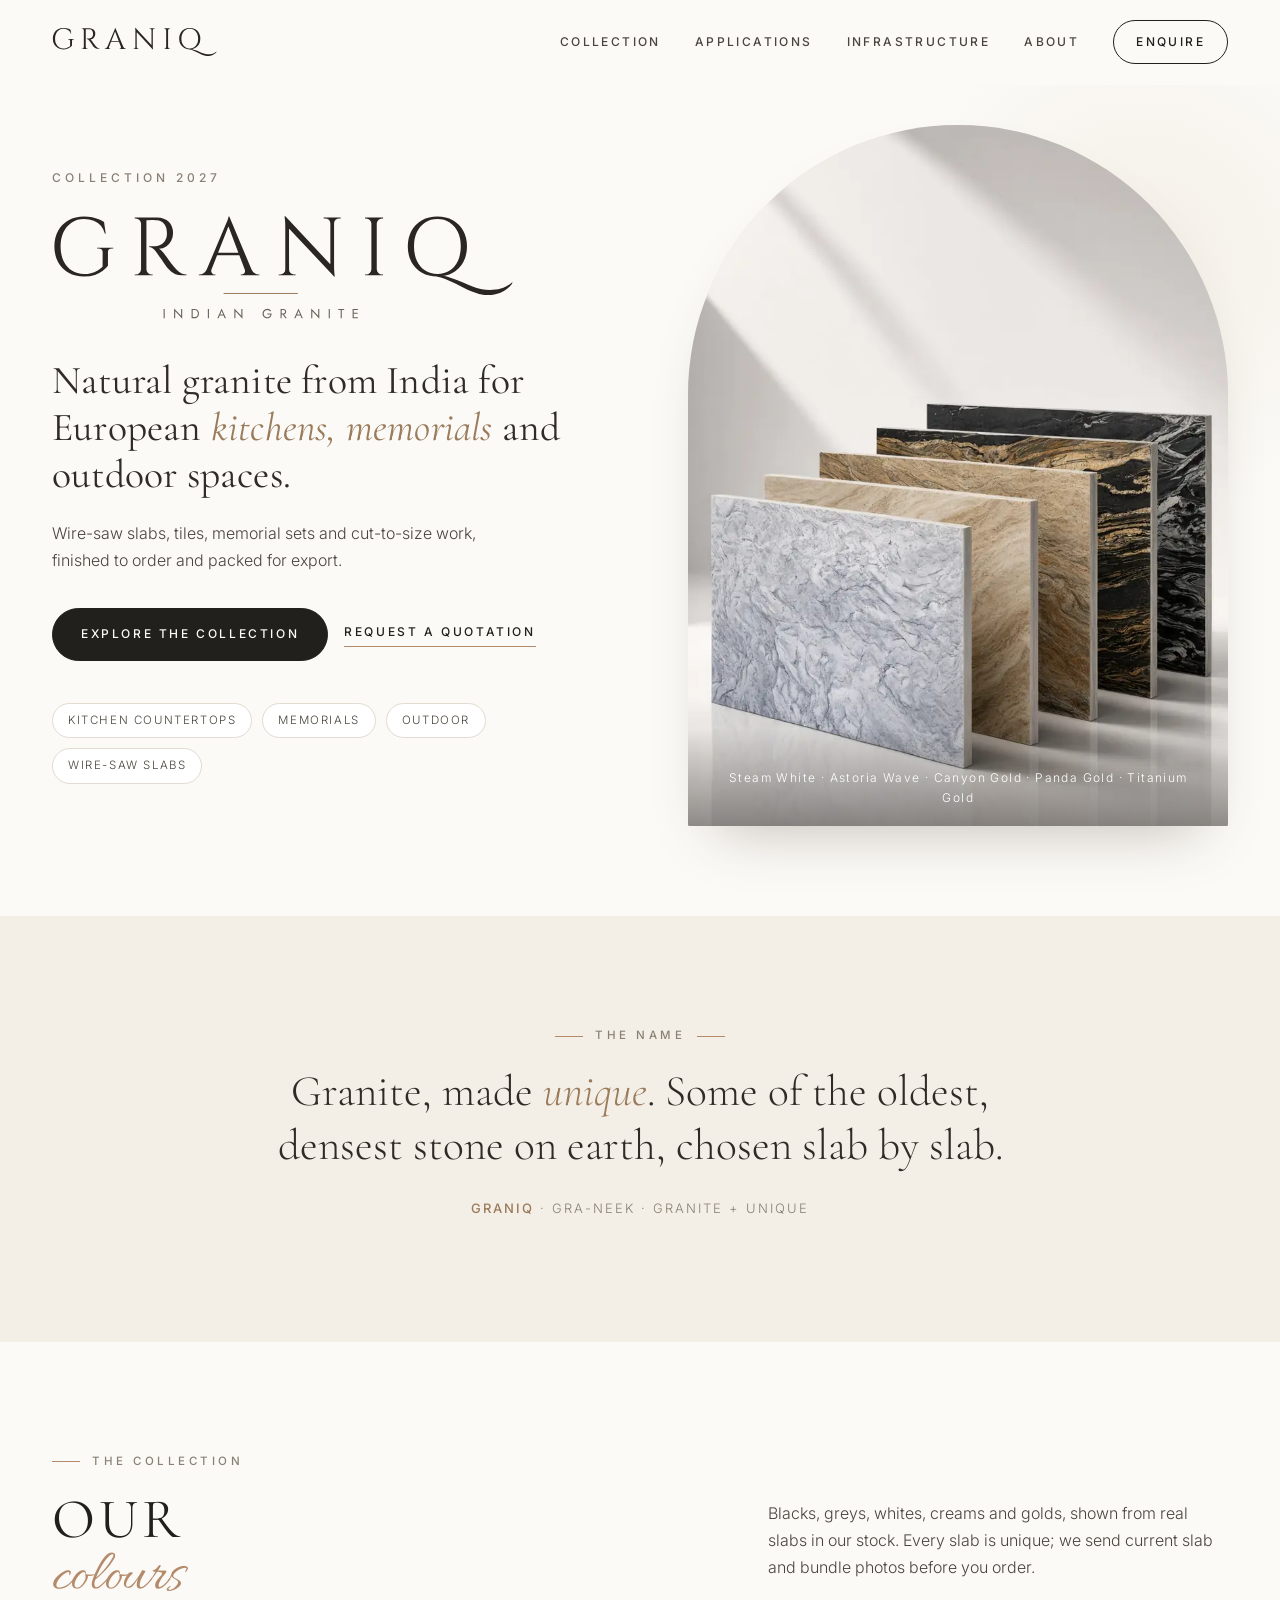
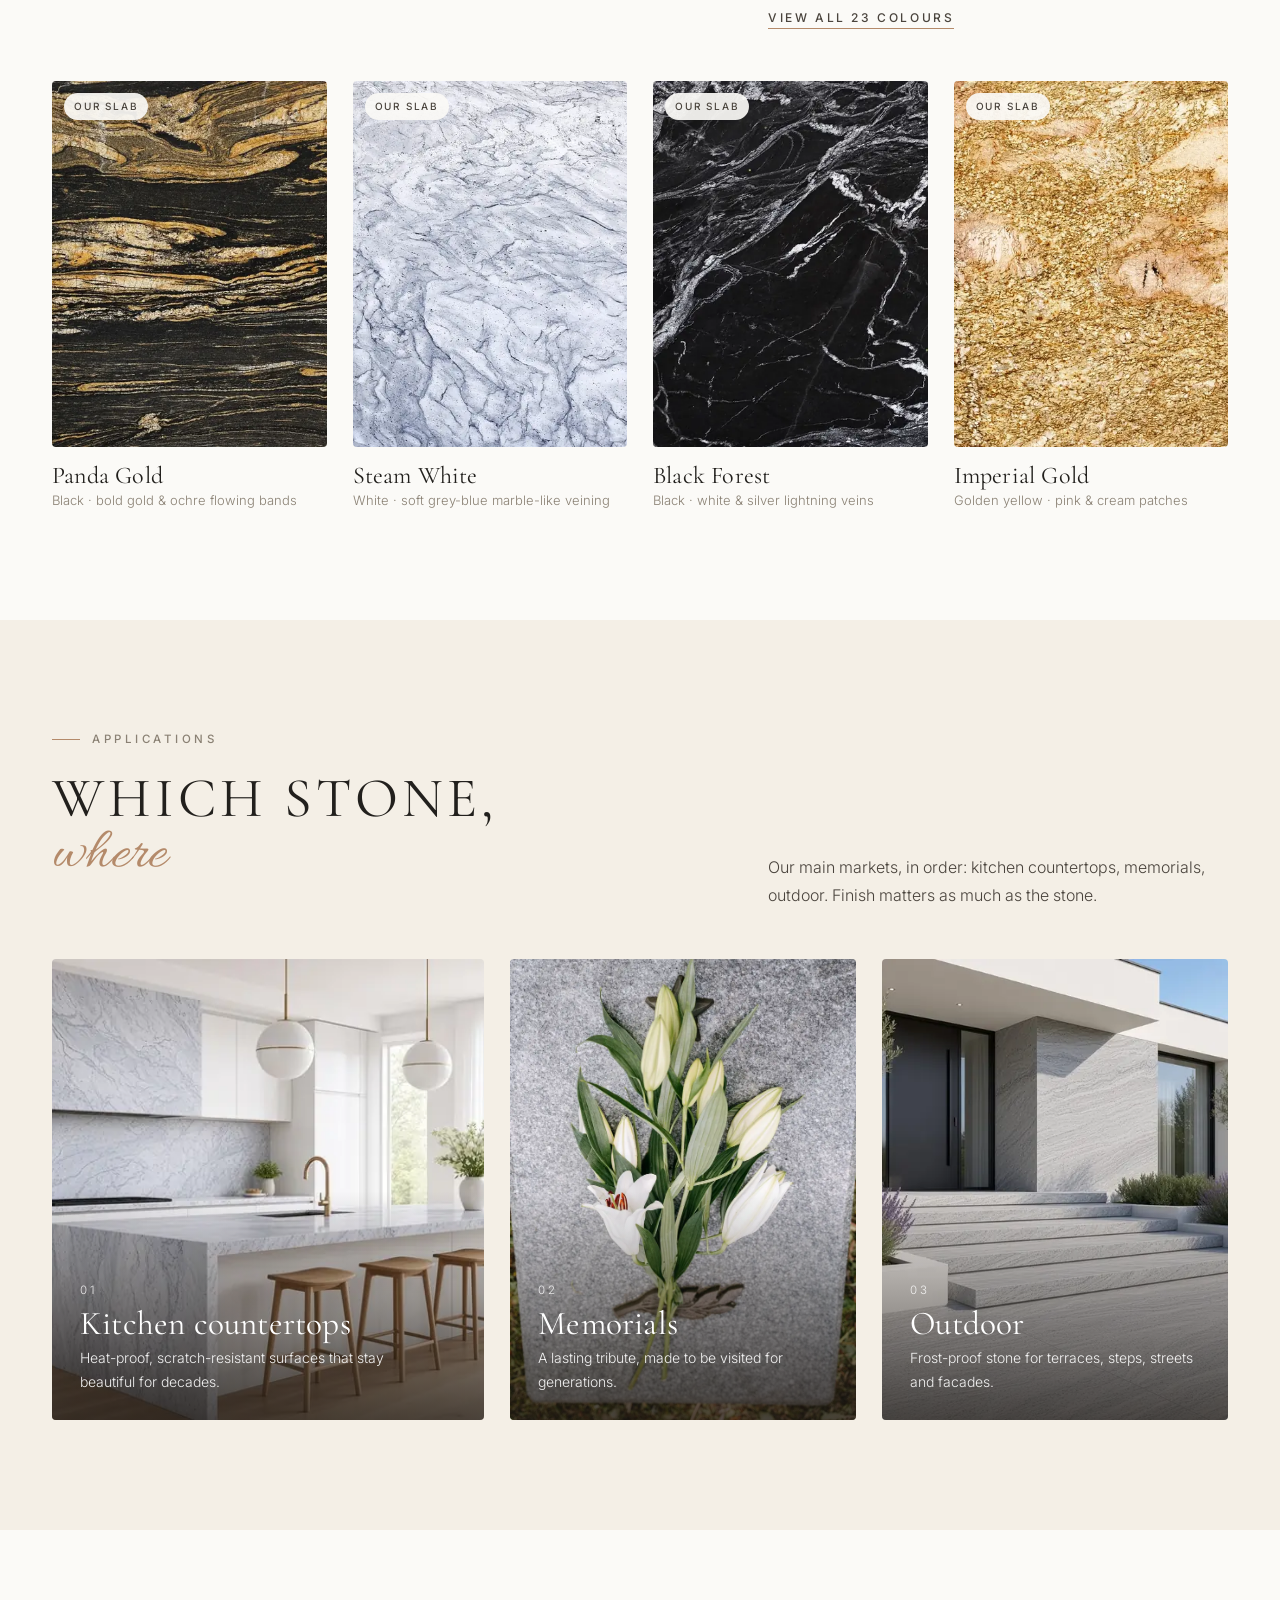
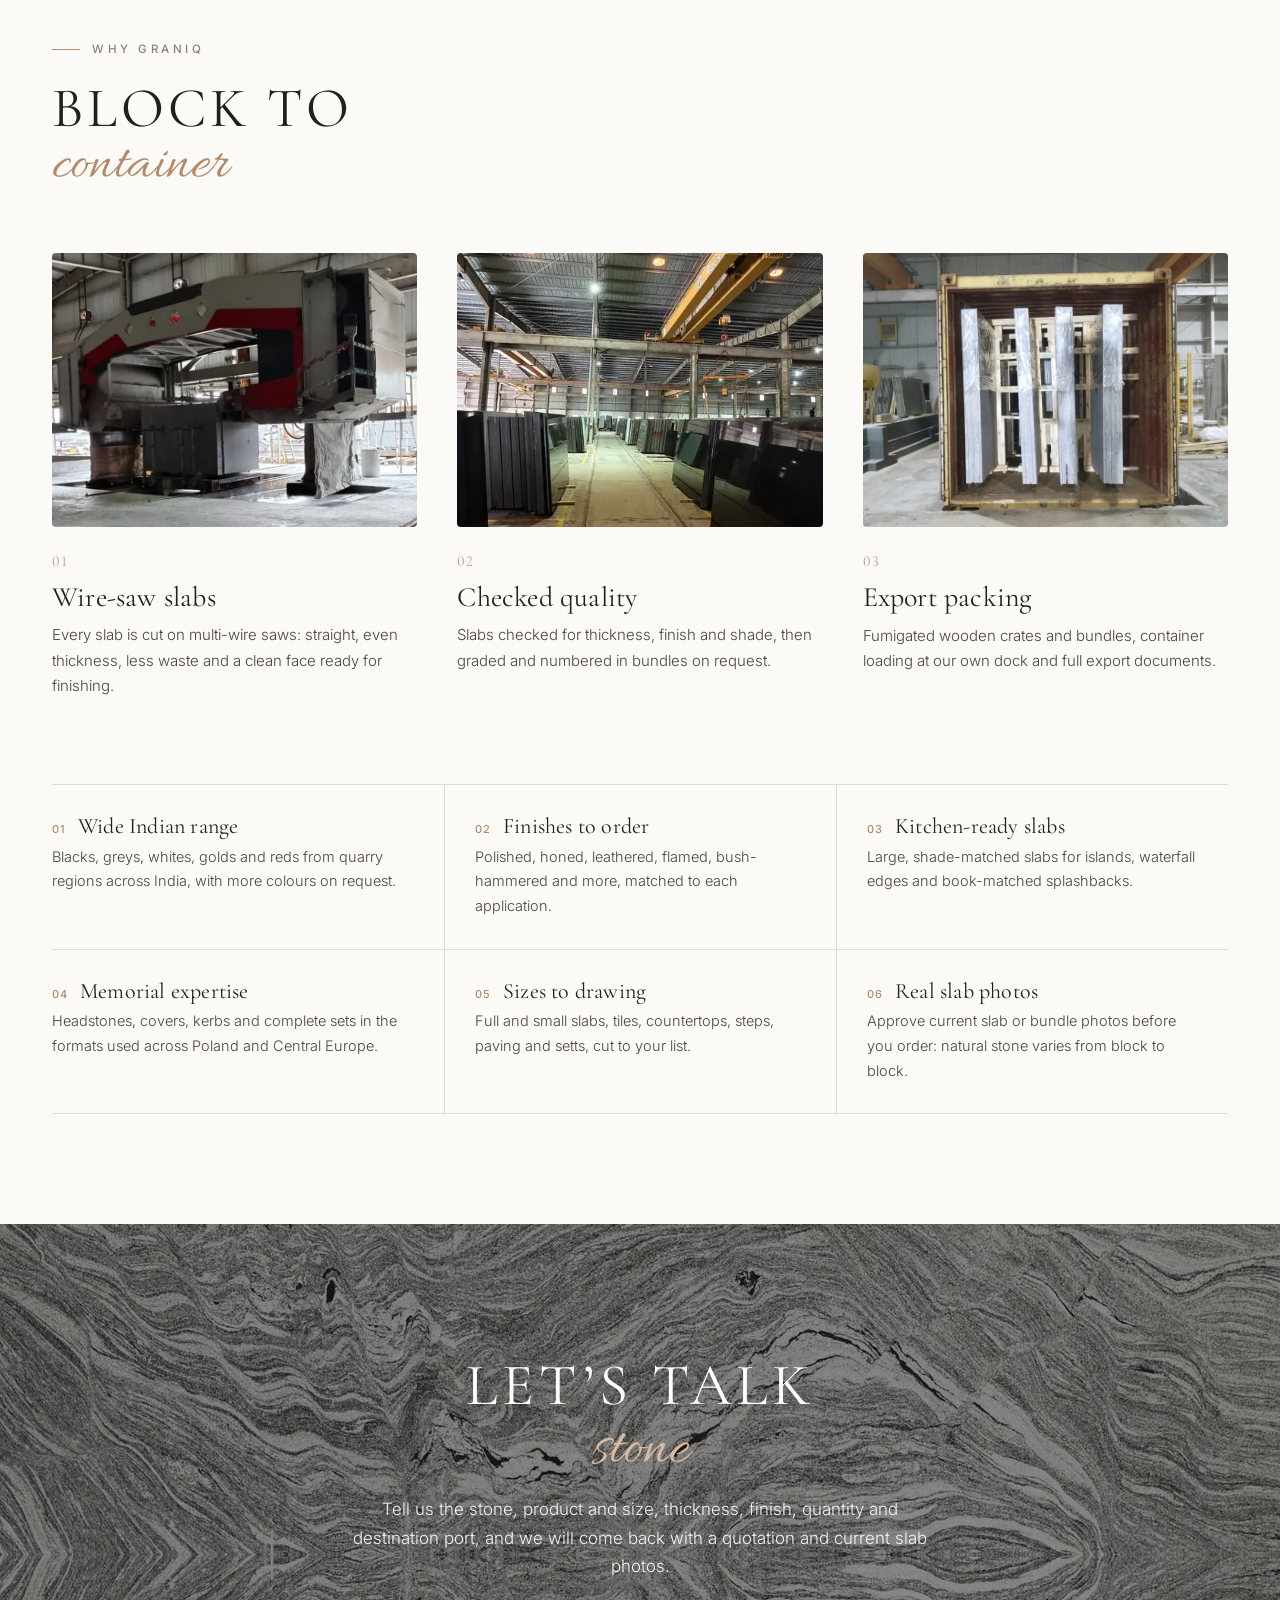
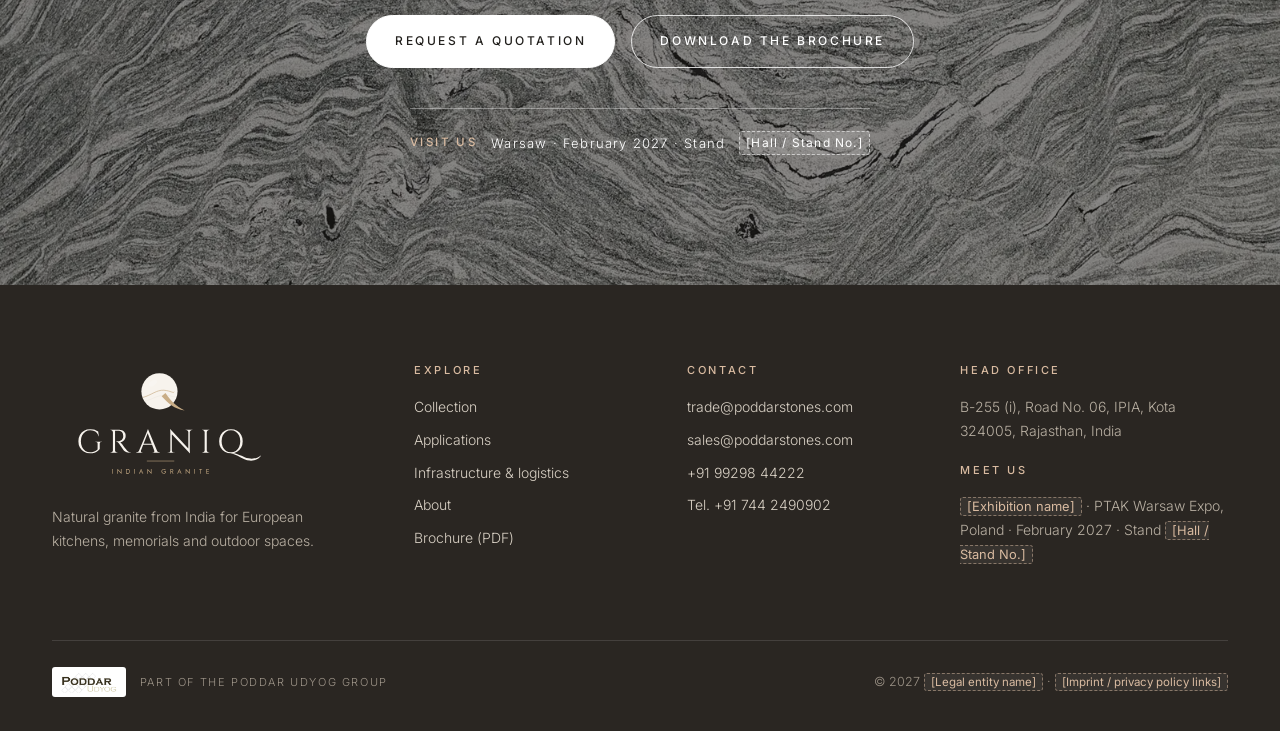
<file: index.html>
<!doctype html>
<html lang="en">
<head>
<meta charset="utf-8">
<meta name="viewport" content="width=device-width, initial-scale=1">
<title>GRANIQ – Indian Granite | Granite slabs for kitchens, memorials and outdoor</title>
<meta name="description" content="Natural granite from India for European kitchens, memorials and outdoor spaces: wire-saw slabs, tiles, memorial sets and cut-to-size work, packed for export.">
<meta name="theme-color" content="#fbfaf7">
<meta property="og:type" content="website">
<meta property="og:site_name" content="GRANIQ – Indian Granite">
<meta property="og:title" content="GRANIQ – Indian Granite | Granite slabs for kitchens, memorials and outdoor">
<meta property="og:description" content="Natural granite from India for European kitchens, memorials and outdoor spaces: wire-saw slabs, tiles, memorial sets and cut-to-size work, packed for export.">
<meta property="og:image" content="assets/img/cover-C-fan-1600.webp">
<link rel="icon" href="assets/logo/graniq_symbol.svg" type="image/svg+xml">
<link rel="preload" href="assets/fonts/cormorant.woff2" as="font" type="font/woff2" crossorigin>
<link rel="preload" href="assets/fonts/inter.woff2" as="font" type="font/woff2" crossorigin>
<link rel="stylesheet" href="assets/css/site.css">
<!-- [Placeholder: canonical URL, analytics and cookie banner to add once the domain is chosen] -->
</head>
<body data-page="index">
<a class="ph" href="#main" style="position:absolute;left:-999px">Skip to content</a>
<header class="hdr"><div class="wrap">
 <a class="logo" href="index.html" aria-label="GRANIQ – Indian Granite, home"><img src="assets/logo/graniq_wordmark.svg" alt="GRANIQ" width="797" height="142"></a>
 <button class="burger" aria-label="Menu" aria-expanded="false" aria-controls="nav"><span></span><span></span><span></span></button>
 <nav class="nav" id="nav" aria-label="Main"><a href="collection.html">Collection</a><a href="applications.html">Applications</a><a href="infrastructure.html">Infrastructure</a><a href="about.html">About</a><a class="btn" href="contact.html">Enquire</a></nav>
</div></header>
<main id="main">

<section class="hero"><div class="hero-deco"></div><div class="wrap">
 <div class="hero-text">
  <div class="hero-k">Collection 2027</div>
  <img class="hero-logo" src="assets/logo/graniq_wordmark_tag.svg" alt="GRANIQ – Indian Granite" width="797" height="185">
  <h1>Natural granite from India for European <em>kitchens, memorials</em> and outdoor spaces.</h1>
  <p class="sub">Wire-saw slabs, tiles, memorial sets and cut-to-size work, finished to order and packed for export.</p>
  <div class="ctas"><a class="btn solid" href="collection.html">Explore the collection</a><a class="link" href="contact.html">Request a quotation</a></div>
  <div class="pills"><span>Kitchen countertops</span><span>Memorials</span><span>Outdoor</span><span>Wire-saw slabs</span></div>
 </div>
 <div class="hero-media"><div class="arch"><img src="assets/img/cover-C-fan-800.webp" srcset="assets/img/cover-C-fan-800.webp 800w, assets/img/cover-C-fan-1600.webp 1600w" sizes="(max-width:900px) 92vw, 560px" width="1600" height="2133" alt="Fanned polished granite slabs: Steam White, Astoria Wave, Canyon Gold, Panda Gold and Titanium Gold" fetchpriority="high" decoding="async"><div class="arch-cap">Steam White · Astoria Wave · Canyon Gold · Panda Gold · Titanium Gold</div></div></div>
</div></section>

<section class="sec ivory"><div class="wrap brandline rv">
 <div class="eyebrow c">The name</div>
 <p class="say">Granite, made <em>unique</em>. Some of the oldest, densest stone on earth, chosen slab by slab.</p>
 <p class="pron"><b>Graniq</b> · gra-NEEK · granite + unique</p>
</div></section>

<section class="sec"><div class="wrap">
 <div class="teaser-head rv"><div><div class="eyebrow">The collection</div><h2 class="h2">Our<span class="script">colours</span></h2></div>
 <div><p>Blacks, greys, whites, creams and golds, shown from real slabs in our stock. Every slab is unique; we send current slab and bundle photos before you order.</p><p style="margin-top:22px"><a class="link" href="collection.html">View all 23 colours</a></p></div></div>
 <div class="cards"><a class="card rv" href="collection.html#panda_gold"><div class="im"><img src="assets/img/stones/panda_gold-card-420.webp" srcset="assets/img/stones/panda_gold-card-420.webp 420w, assets/img/stones/panda_gold-card-700.webp 700w" sizes="(max-width:900px) 46vw, 290px" width="700" height="898" alt="Panda Gold granite, polished" loading="lazy" decoding="async"><span class="badge">Our slab</span></div><h3>Panda Gold</h3><div class="fam">Black · bold gold &amp; ochre flowing bands</div></a><a class="card rv" href="collection.html#steam_white"><div class="im"><img src="assets/img/stones/steam_white-card-420.webp" srcset="assets/img/stones/steam_white-card-420.webp 420w, assets/img/stones/steam_white-card-700.webp 700w" sizes="(max-width:900px) 46vw, 290px" width="700" height="898" alt="Steam White granite, polished" loading="lazy" decoding="async"><span class="badge">Our slab</span></div><h3>Steam White</h3><div class="fam">White · soft grey-blue marble-like veining</div></a><a class="card rv" href="collection.html#black_forest"><div class="im"><img src="assets/img/stones/black_forest-card-420.webp" srcset="assets/img/stones/black_forest-card-420.webp 420w, assets/img/stones/black_forest-card-700.webp 700w" sizes="(max-width:900px) 46vw, 290px" width="700" height="898" alt="Black Forest granite, polished" loading="lazy" decoding="async"><span class="badge">Our slab</span></div><h3>Black Forest</h3><div class="fam">Black · white &amp; silver lightning veins</div></a><a class="card rv" href="collection.html#imperial_gold"><div class="im"><img src="assets/img/stones/imperial_gold-card-420.webp" srcset="assets/img/stones/imperial_gold-card-420.webp 420w, assets/img/stones/imperial_gold-card-700.webp 700w" sizes="(max-width:900px) 46vw, 290px" width="700" height="898" alt="Imperial Gold granite, polished" loading="lazy" decoding="async"><span class="badge">Our slab</span></div><h3>Imperial Gold</h3><div class="fam">Golden yellow · pink &amp; cream patches</div></a></div>
</div></section>

<section class="sec ivory"><div class="wrap">
 <div class="teaser-head rv"><div><div class="eyebrow">Applications</div><h2 class="h2">Which stone,<span class="script">where</span></h2></div>
 <p>Our main markets, in order: kitchen countertops, memorials, outdoor. Finish matters as much as the stone.</p></div>
 <div class="apps3">
  <a class="atile rv" href="applications.html#kitchen"><img src="assets/img/k-steam-white-800.webp" srcset="assets/img/k-steam-white-800.webp 800w, assets/img/k-steam-white-1600.webp 1600w" sizes="(max-width:900px) 92vw, 520px" width="1600" height="900" alt="Steam White waterfall island and splashback" loading="lazy" decoding="async"><div class="t"><div class="n">01</div><h3>Kitchen countertops</h3><p>Heat-proof, scratch-resistant surfaces that stay beautiful for decades.</p></div></a>
  <a class="atile rv" href="applications.html#memorials"><img src="assets/img/a-mem-lilies-800.webp" srcset="assets/img/a-mem-lilies-800.webp 800w, assets/img/a-mem-lilies-1600.webp 1600w" sizes="(max-width:900px) 92vw, 400px" width="1600" height="2397" alt="Granite memorial with white lilies" loading="lazy" decoding="async"><div class="t"><div class="n">02</div><h3>Memorials</h3><p>A lasting tribute, made to be visited for generations.</p></div></a>
  <a class="atile rv" href="applications.html#outdoor"><img src="assets/img/ext-ivory-white-800.webp" srcset="assets/img/ext-ivory-white-800.webp 800w, assets/img/ext-ivory-white-1600.webp 1600w" sizes="(max-width:900px) 92vw, 400px" width="1600" height="1200" alt="Ivory White steps, paving and cladding, flamed" loading="lazy" decoding="async"><div class="t"><div class="n">03</div><h3>Outdoor</h3><p>Frost-proof stone for terraces, steps, streets and facades.</p></div></a>
 </div>
</div></section>

<section class="sec"><div class="wrap">
 <div class="rv" style="max-width:640px;margin-bottom:56px"><div class="eyebrow">Why Graniq</div><h2 class="h2">Block to<span class="script">container</span></h2></div>
 <div class="why3">
  <figure class="rv"><div class="im"><img src="assets/img/inf-multiwire-v11-800.webp" srcset="assets/img/inf-multiwire-v11-800.webp 800w, assets/img/inf-multiwire-v11-1600.webp 1308w" sizes="(max-width:900px) 92vw, 380px" width="1308" height="1040" alt="Multi-wire saw cutting a granite block into slabs" loading="lazy" decoding="async"></div><span class="num">01</span><h3>Wire-saw slabs</h3><p>Every slab is cut on multi-wire saws: straight, even thickness, less waste and a clean face ready for finishing.</p></figure>
  <figure class="rv"><div class="im"><img src="assets/img/infra-stock-800.webp" srcset="assets/img/infra-stock-800.webp 800w, assets/img/infra-stock-1600.webp 1600w" sizes="(max-width:900px) 92vw, 380px" width="1600" height="720" alt="Polished slabs in stock in our warehouse" loading="lazy" decoding="async"></div><span class="num">02</span><h3>Checked quality</h3><p>Slabs checked for thickness, finish and shade, then graded and numbered in bundles on request.</p></figure>
  <figure class="rv"><div class="im"><img src="assets/img/inf-ct-front-800.webp" srcset="assets/img/inf-ct-front-800.webp 800w, assets/img/inf-ct-front-1600.webp 1600w" sizes="(max-width:900px) 92vw, 380px" width="1600" height="1200" alt="Wrapped slab bundles braced on timber A-frames in a container" loading="lazy" decoding="async"></div><span class="num">03</span><h3>Export packing</h3><p>Fumigated wooden crates and bundles, container loading at our own dock and full export documents.</p></figure>
 </div>
 <div class="st6 rv">
  <div><h4><b>01</b>Wide Indian range</h4><p>Blacks, greys, whites, golds and reds from quarry regions across India, with more colours on request.</p></div>
  <div><h4><b>02</b>Finishes to order</h4><p>Polished, honed, leathered, flamed, bush-hammered and more, matched to each application.</p></div>
  <div><h4><b>03</b>Kitchen-ready slabs</h4><p>Large, shade-matched slabs for islands, waterfall edges and book-matched splashbacks.</p></div>
  <div><h4><b>04</b>Memorial expertise</h4><p>Headstones, covers, kerbs and complete sets in the formats used across Poland and Central Europe.</p></div>
  <div><h4><b>05</b>Sizes to drawing</h4><p>Full and small slabs, tiles, countertops, steps, paving and setts, cut to your list.</p></div>
  <div><h4><b>06</b>Real slab photos</h4><p>Approve current slab or bundle photos before you order: natural stone varies from block to block.</p></div>
 </div>
</div></section>

<section class="cta"><img src="assets/img/bk-bookmatch-kuppam-white-800.webp" srcset="assets/img/bk-bookmatch-kuppam-white-800.webp 800w, assets/img/bk-bookmatch-kuppam-white-1600.webp 1600w" sizes="100vw" width="1600" height="1519" alt="Kuppam White slab, bookmatched" loading="lazy" decoding="async"><div class="wrap rv">
 <h2>Let’s talk<span class="script">stone</span></h2>
 <p>Tell us the stone, product and size, thickness, finish, quantity and destination port, and we will come back with a quotation and current slab photos.</p>
 <div class="ctas"><a class="btn solid" href="contact.html">Request a quotation</a><a class="btn light" href="downloads/graniq-indian-granite-brochure-2027.pdf" download>Download the brochure</a></div>
 <div class="visit"><b>Visit us</b>Warsaw · February 2027 · Stand <span class="ph">[Hall / Stand No.]</span></div>
</div></section>
</main>
<footer class="ftr"><div class="wrap">
 <div class="grid">
  <div><img class="flogo" src="assets/logo/graniq_stacked_reverse.svg" alt="GRANIQ – Indian Granite" width="792" height="430" loading="lazy">
   <p>Natural granite from India for European kitchens, memorials and outdoor spaces.</p></div>
  <div><h4>Explore</h4><ul><li><a href="collection.html">Collection</a></li><li><a href="applications.html">Applications</a></li><li><a href="infrastructure.html">Infrastructure &amp; logistics</a></li><li><a href="about.html">About</a></li><li><a href="downloads/graniq-indian-granite-brochure-2027.pdf" download>Brochure (PDF)</a></li></ul></div>
  <div><h4>Contact</h4><ul><li><a href="mailto:trade@poddarstones.com">trade@poddarstones.com</a></li><li><a href="mailto:sales@poddarstones.com">sales@poddarstones.com</a></li><li><a href="tel:+919929844222">+91 99298 44222</a></li><li><a href="tel:+917442490902">Tel. +91 744 2490902</a></li></ul></div>
  <div><h4>Head office</h4><p>B-255 (i), Road No. 06, IPIA, Kota 324005, Rajasthan, India</p><h4 style="margin-top:22px">Meet us</h4><p><span class="ph">[Exhibition name]</span> · PTAK Warsaw Expo, Poland · February 2027 · Stand <span class="ph">[Hall / Stand No.]</span></p></div>
 </div>
 <div class="bottom">
  <div class="parent"><img src="assets/img/poddar-udyog-logo.png" alt="Poddar Udyog" width="807" height="307" loading="lazy"><span>Part of the Poddar Udyog group</span></div>
  <div>© 2027 <span class="ph">[Legal entity name]</span> · <span class="ph">[Imprint / privacy policy links]</span></div>
 </div>
</div></footer>
<script src="assets/js/site.js" defer></script>
</body>
</html>
</file>
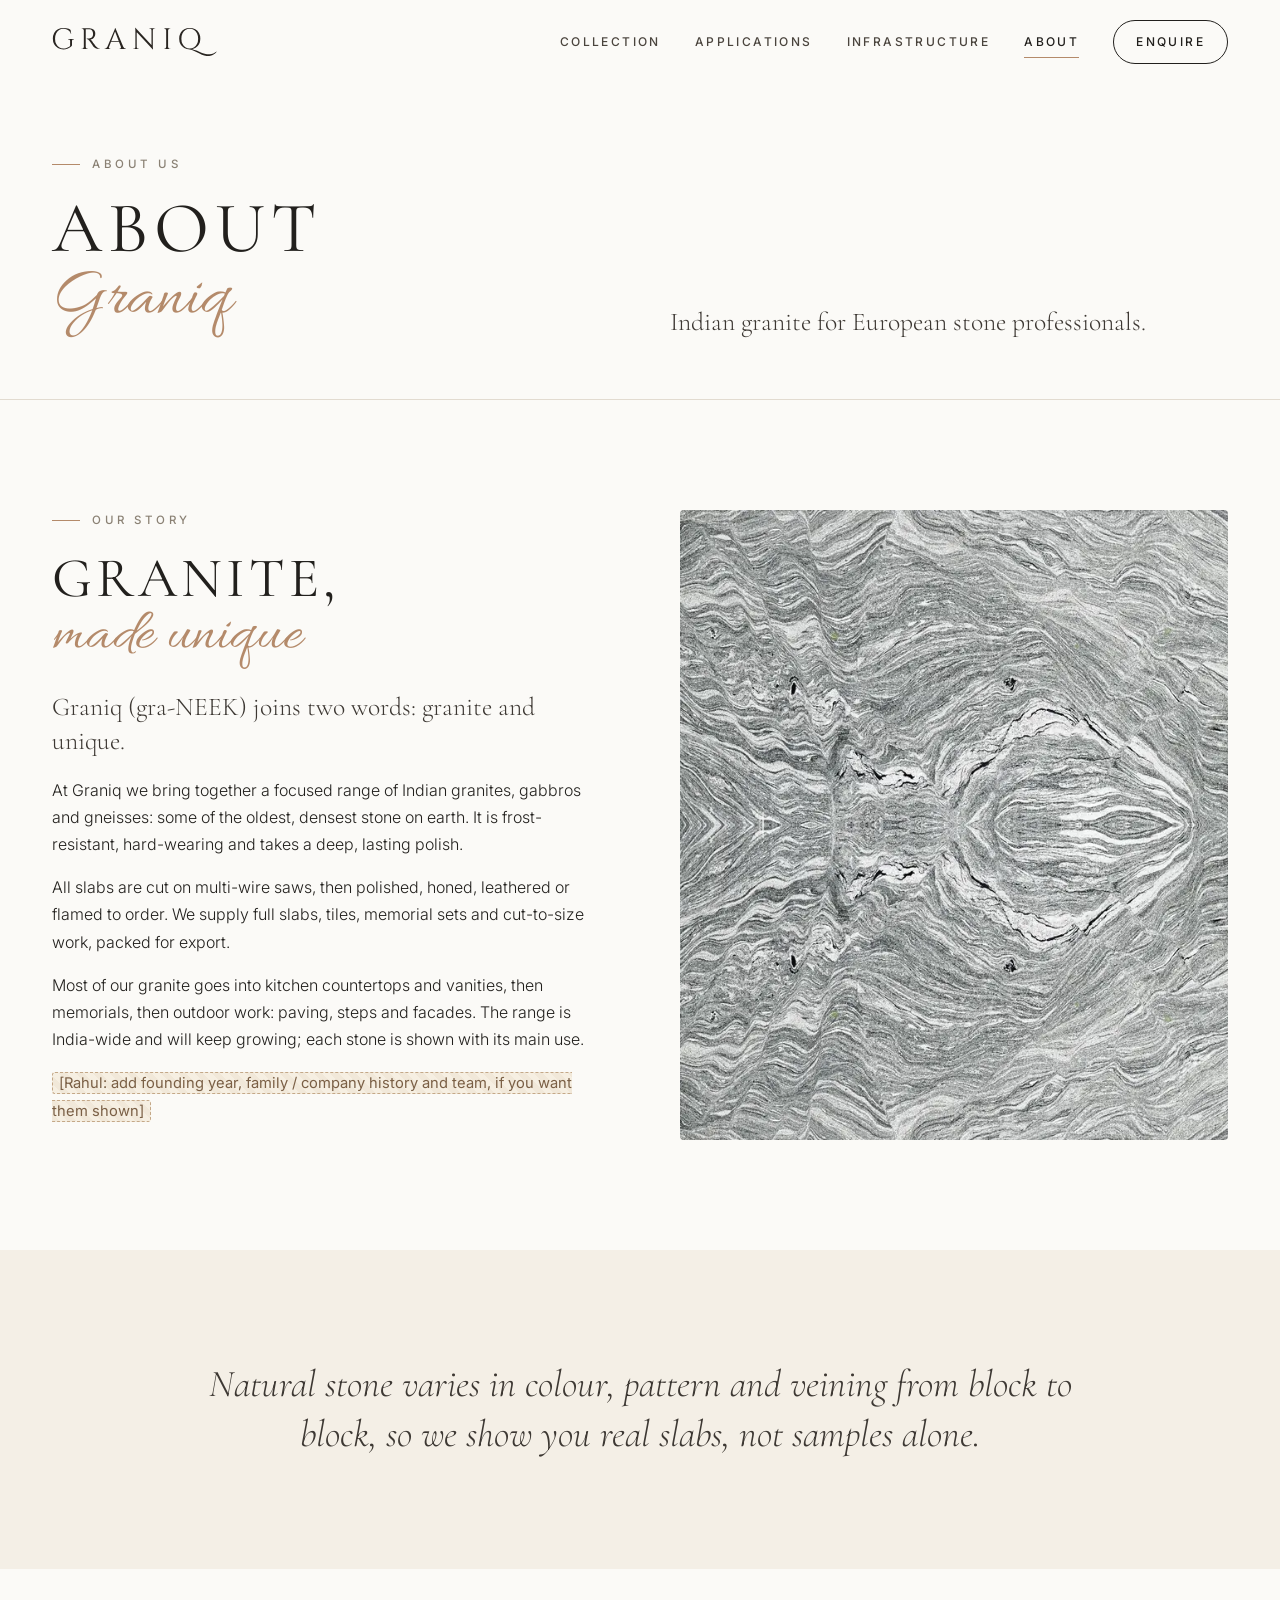
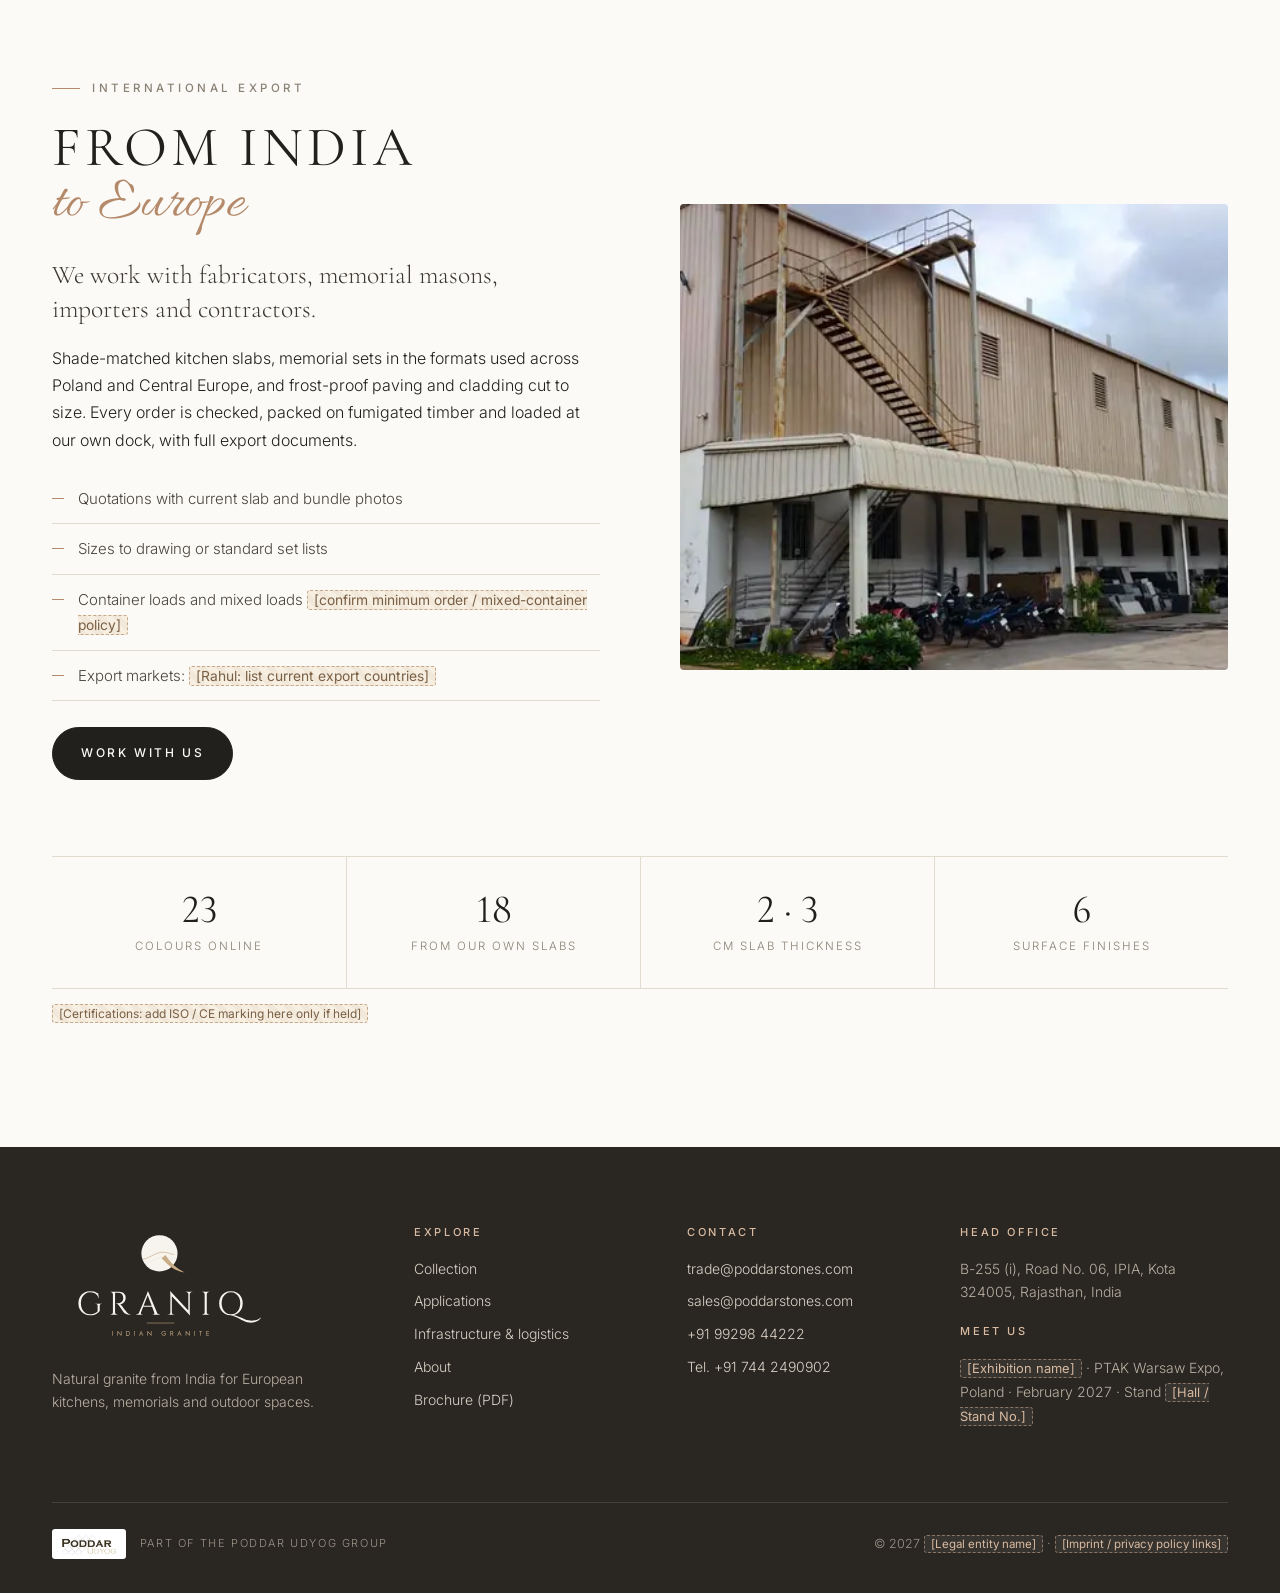
<file: about.html>
<!doctype html>
<html lang="en">
<head>
<meta charset="utf-8">
<meta name="viewport" content="width=device-width, initial-scale=1">
<title>About | GRANIQ – Indian Granite</title>
<meta name="description" content="Graniq brings together a focused range of Indian granites for European kitchens, memorials and outdoor spaces, cut on multi-wire saws and packed for export.">
<meta name="theme-color" content="#fbfaf7">
<meta property="og:type" content="website">
<meta property="og:site_name" content="GRANIQ – Indian Granite">
<meta property="og:title" content="About | GRANIQ – Indian Granite">
<meta property="og:description" content="Graniq brings together a focused range of Indian granites for European kitchens, memorials and outdoor spaces, cut on multi-wire saws and packed for export.">
<meta property="og:image" content="assets/img/cover-C-fan-1600.webp">
<link rel="icon" href="assets/logo/graniq_symbol.svg" type="image/svg+xml">
<link rel="preload" href="assets/fonts/cormorant.woff2" as="font" type="font/woff2" crossorigin>
<link rel="preload" href="assets/fonts/inter.woff2" as="font" type="font/woff2" crossorigin>
<link rel="stylesheet" href="assets/css/site.css">
<!-- [Placeholder: canonical URL, analytics and cookie banner to add once the domain is chosen] -->
</head>
<body data-page="about">
<a class="ph" href="#main" style="position:absolute;left:-999px">Skip to content</a>
<header class="hdr"><div class="wrap">
 <a class="logo" href="index.html" aria-label="GRANIQ – Indian Granite, home"><img src="assets/logo/graniq_wordmark.svg" alt="GRANIQ" width="797" height="142"></a>
 <button class="burger" aria-label="Menu" aria-expanded="false" aria-controls="nav"><span></span><span></span><span></span></button>
 <nav class="nav" id="nav" aria-label="Main"><a href="collection.html">Collection</a><a href="applications.html">Applications</a><a href="infrastructure.html">Infrastructure</a><a href="about.html" aria-current=page>About</a><a class="btn" href="contact.html">Enquire</a></nav>
</div></header>
<main id="main">

<section class="phero"><div class="wrap">
 <div><div class="eyebrow">About us</div><h1>About<span class="script">Graniq</span></h1></div>
 <p class="lead">Indian granite for European stone professionals.</p>
</div></section>
<section class="sec"><div class="wrap">
 <div class="split">
  <div class="rv"><div class="eyebrow">Our story</div><h2 class="h2">Granite,<span class="script">made unique</span></h2>
   <p class="lead">Graniq (gra-NEEK) joins two words: granite and unique.</p>
   <p>At Graniq we bring together a focused range of Indian granites, gabbros and gneisses: some of the oldest, densest stone on earth. It is frost-resistant, hard-wearing and takes a deep, lasting polish.</p>
   <p>All slabs are cut on multi-wire saws, then polished, honed, leathered or flamed to order. We supply full slabs, tiles, memorial sets and cut-to-size work, packed for export.</p>
   <p>Most of our granite goes into kitchen countertops and vanities, then memorials, then outdoor work: paving, steps and facades. The range is India-wide and will keep growing; each stone is shown with its main use.</p>
   <p><span class="ph">[Rahul: add founding year, family / company history and team, if you want them shown]</span></p></div>
  <div class="media rv" style="aspect-ratio:4/4.6"><img src="assets/img/bk-bookmatch-kuppam-white-800.webp" srcset="assets/img/bk-bookmatch-kuppam-white-800.webp 800w, assets/img/bk-bookmatch-kuppam-white-1600.webp 1600w" sizes="(max-width:900px) 92vw, 580px" width="1600" height="1519" alt="Kuppam White slab, bookmatched" loading="lazy" decoding="async"></div>
 </div>
</div></section>
<section class="sec ivory"><div class="wrap"><p class="quote rv">Natural stone varies in colour, pattern and veining from block to block, so we show you real slabs, not samples alone.</p></div></section>
<section class="sec"><div class="wrap">
 <div class="split rev">
  <div class="rv"><div class="eyebrow">International export</div><h2 class="h2">From India<span class="script">to Europe</span></h2>
   <p class="lead">We work with fabricators, memorial masons, importers and contractors.</p>
   <p>Shade-matched kitchen slabs, memorial sets in the formats used across Poland and Central Europe, and frost-proof paving and cladding cut to size. Every order is checked, packed on fumigated timber and loaded at our own dock, with full export documents.</p>
   <ul class="bl"><li>Quotations with current slab and bundle photos</li><li>Sizes to drawing or standard set lists</li><li>Container loads and mixed loads <span class="ph">[confirm minimum order / mixed-container policy]</span></li><li>Export markets: <span class="ph">[Rahul: list current export countries]</span></li></ul>
   <p style="margin-top:26px"><a class="btn solid" href="contact.html">Work with us</a></p></div>
  <div class="media rv" style="aspect-ratio:4/3.4"><img src="assets/img/infra-building-800.webp" srcset="assets/img/infra-building-800.webp 800w, assets/img/infra-building-1600.webp 1600w" sizes="(max-width:900px) 92vw, 580px" width="1600" height="721" alt="Our factory" loading="lazy" decoding="async"></div>
 </div>
 <div class="facts rv"><div><b>23</b><span>colours online</span></div><div><b>18</b><span>from our own slabs</span></div><div><b>2 · 3</b><span>cm slab thickness</span></div><div><b>6</b><span>surface finishes</span></div></div>
 <p class="note" style="margin-top:14px"><span class="ph">[Certifications: add ISO / CE marking here only if held]</span></p>
</div></section>
</main>
<footer class="ftr"><div class="wrap">
 <div class="grid">
  <div><img class="flogo" src="assets/logo/graniq_stacked_reverse.svg" alt="GRANIQ – Indian Granite" width="792" height="430" loading="lazy">
   <p>Natural granite from India for European kitchens, memorials and outdoor spaces.</p></div>
  <div><h4>Explore</h4><ul><li><a href="collection.html">Collection</a></li><li><a href="applications.html">Applications</a></li><li><a href="infrastructure.html">Infrastructure &amp; logistics</a></li><li><a href="about.html">About</a></li><li><a href="downloads/graniq-indian-granite-brochure-2027.pdf" download>Brochure (PDF)</a></li></ul></div>
  <div><h4>Contact</h4><ul><li><a href="mailto:trade@poddarstones.com">trade@poddarstones.com</a></li><li><a href="mailto:sales@poddarstones.com">sales@poddarstones.com</a></li><li><a href="tel:+919929844222">+91 99298 44222</a></li><li><a href="tel:+917442490902">Tel. +91 744 2490902</a></li></ul></div>
  <div><h4>Head office</h4><p>B-255 (i), Road No. 06, IPIA, Kota 324005, Rajasthan, India</p><h4 style="margin-top:22px">Meet us</h4><p><span class="ph">[Exhibition name]</span> · PTAK Warsaw Expo, Poland · February 2027 · Stand <span class="ph">[Hall / Stand No.]</span></p></div>
 </div>
 <div class="bottom">
  <div class="parent"><img src="assets/img/poddar-udyog-logo.png" alt="Poddar Udyog" width="807" height="307" loading="lazy"><span>Part of the Poddar Udyog group</span></div>
  <div>© 2027 <span class="ph">[Legal entity name]</span> · <span class="ph">[Imprint / privacy policy links]</span></div>
 </div>
</div></footer>
<script src="assets/js/site.js" defer></script>
</body>
</html>
</file>
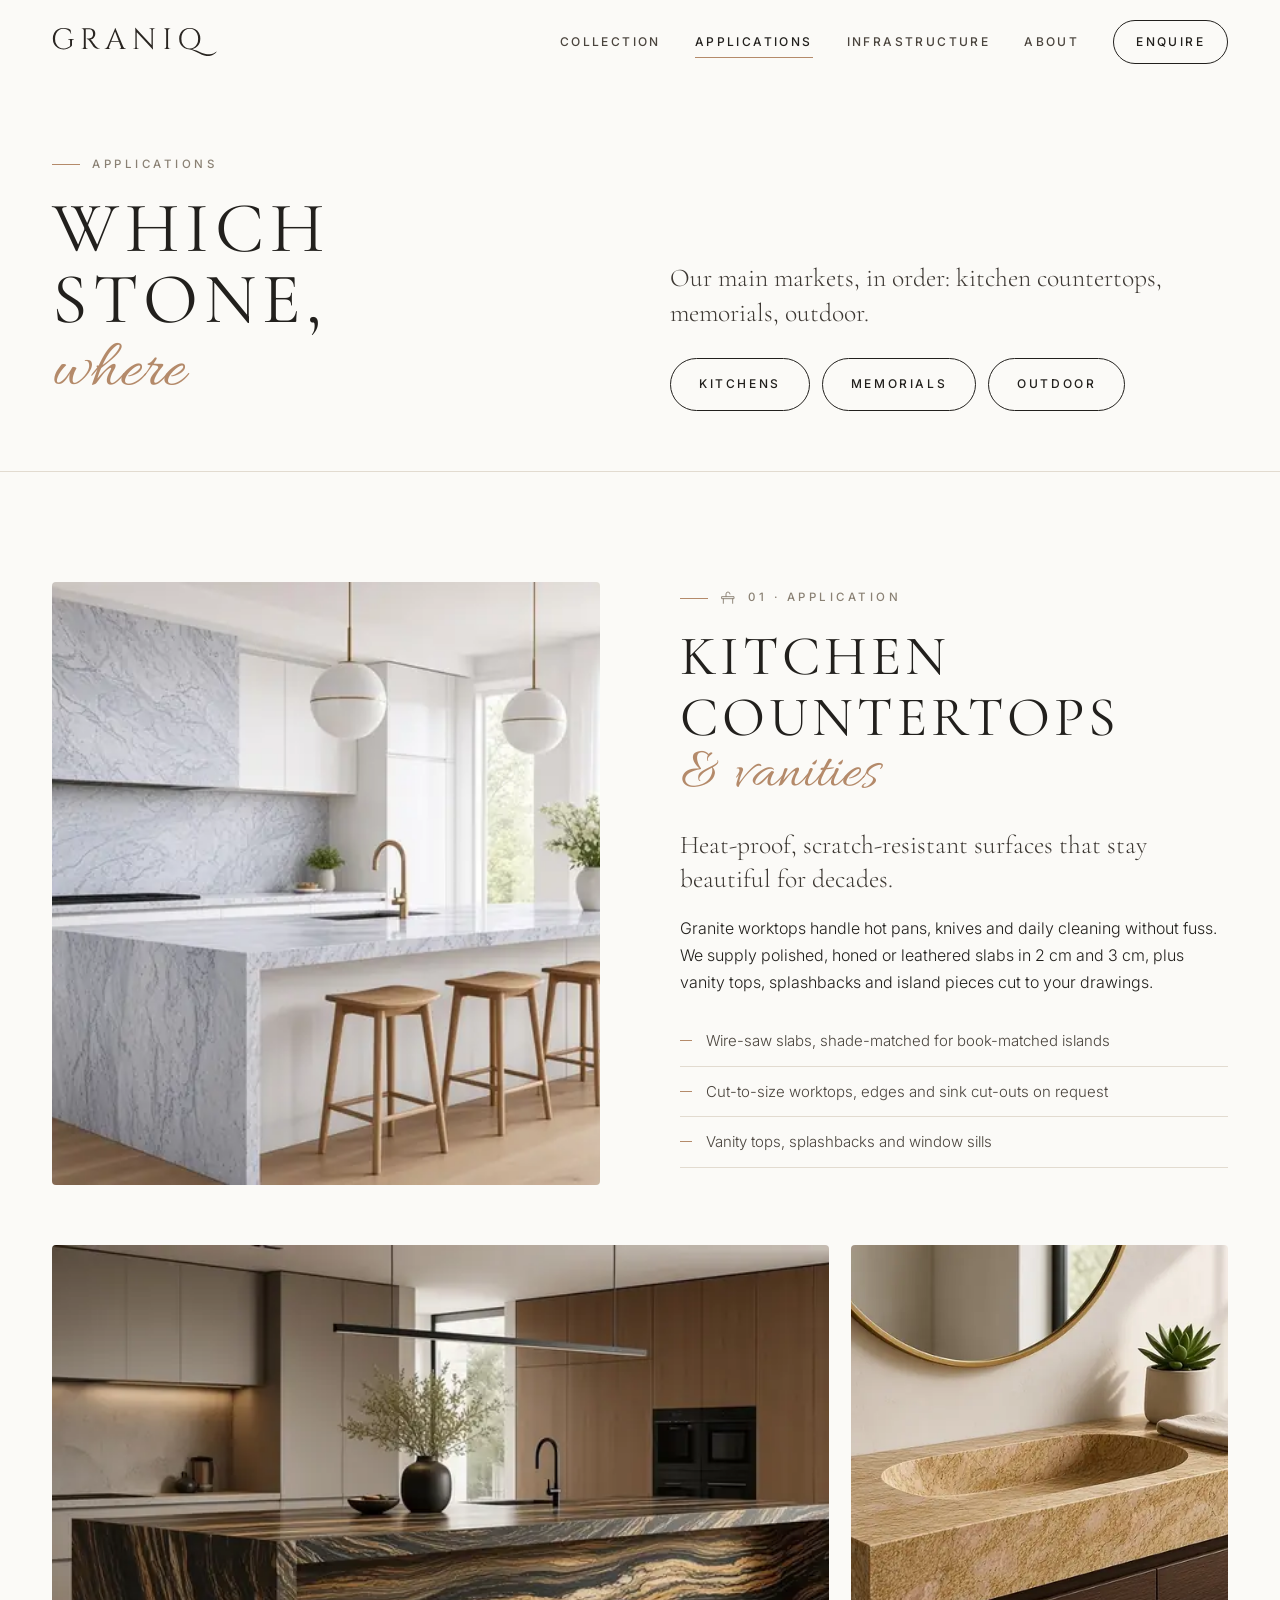
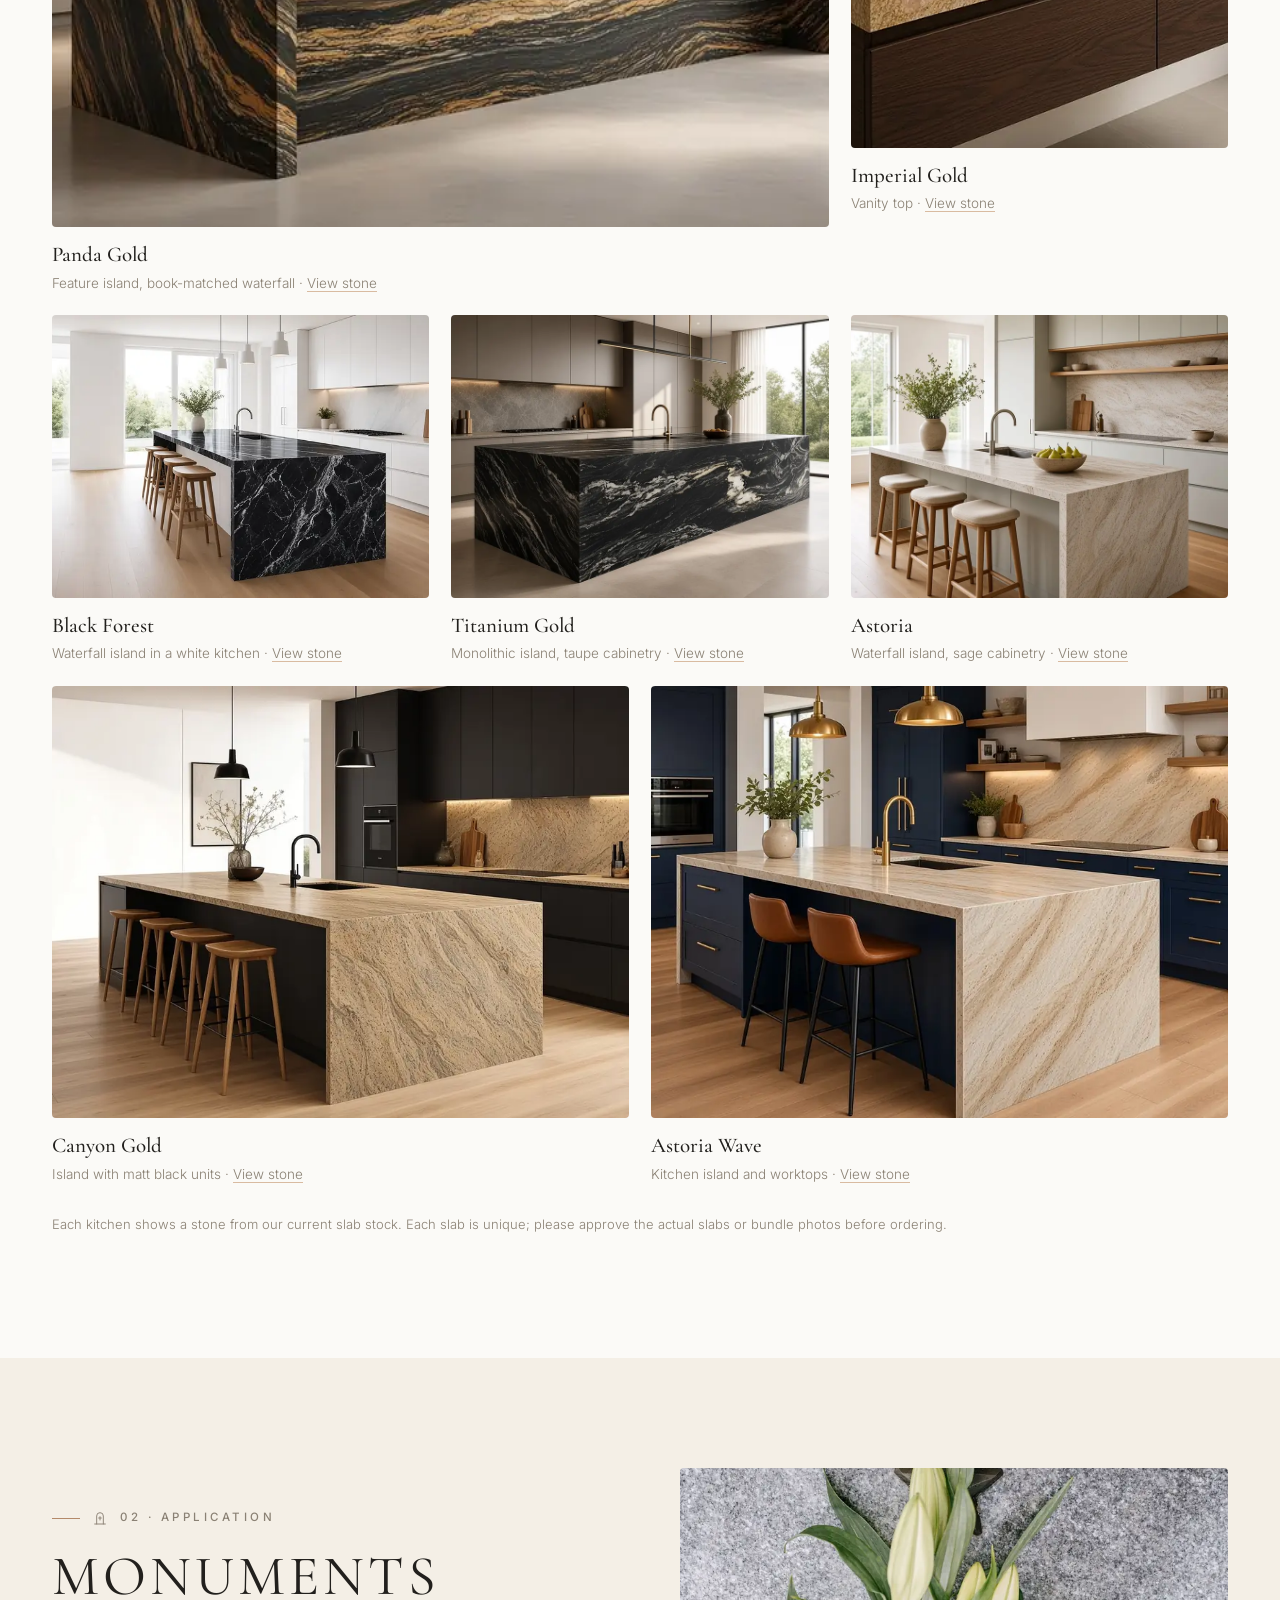
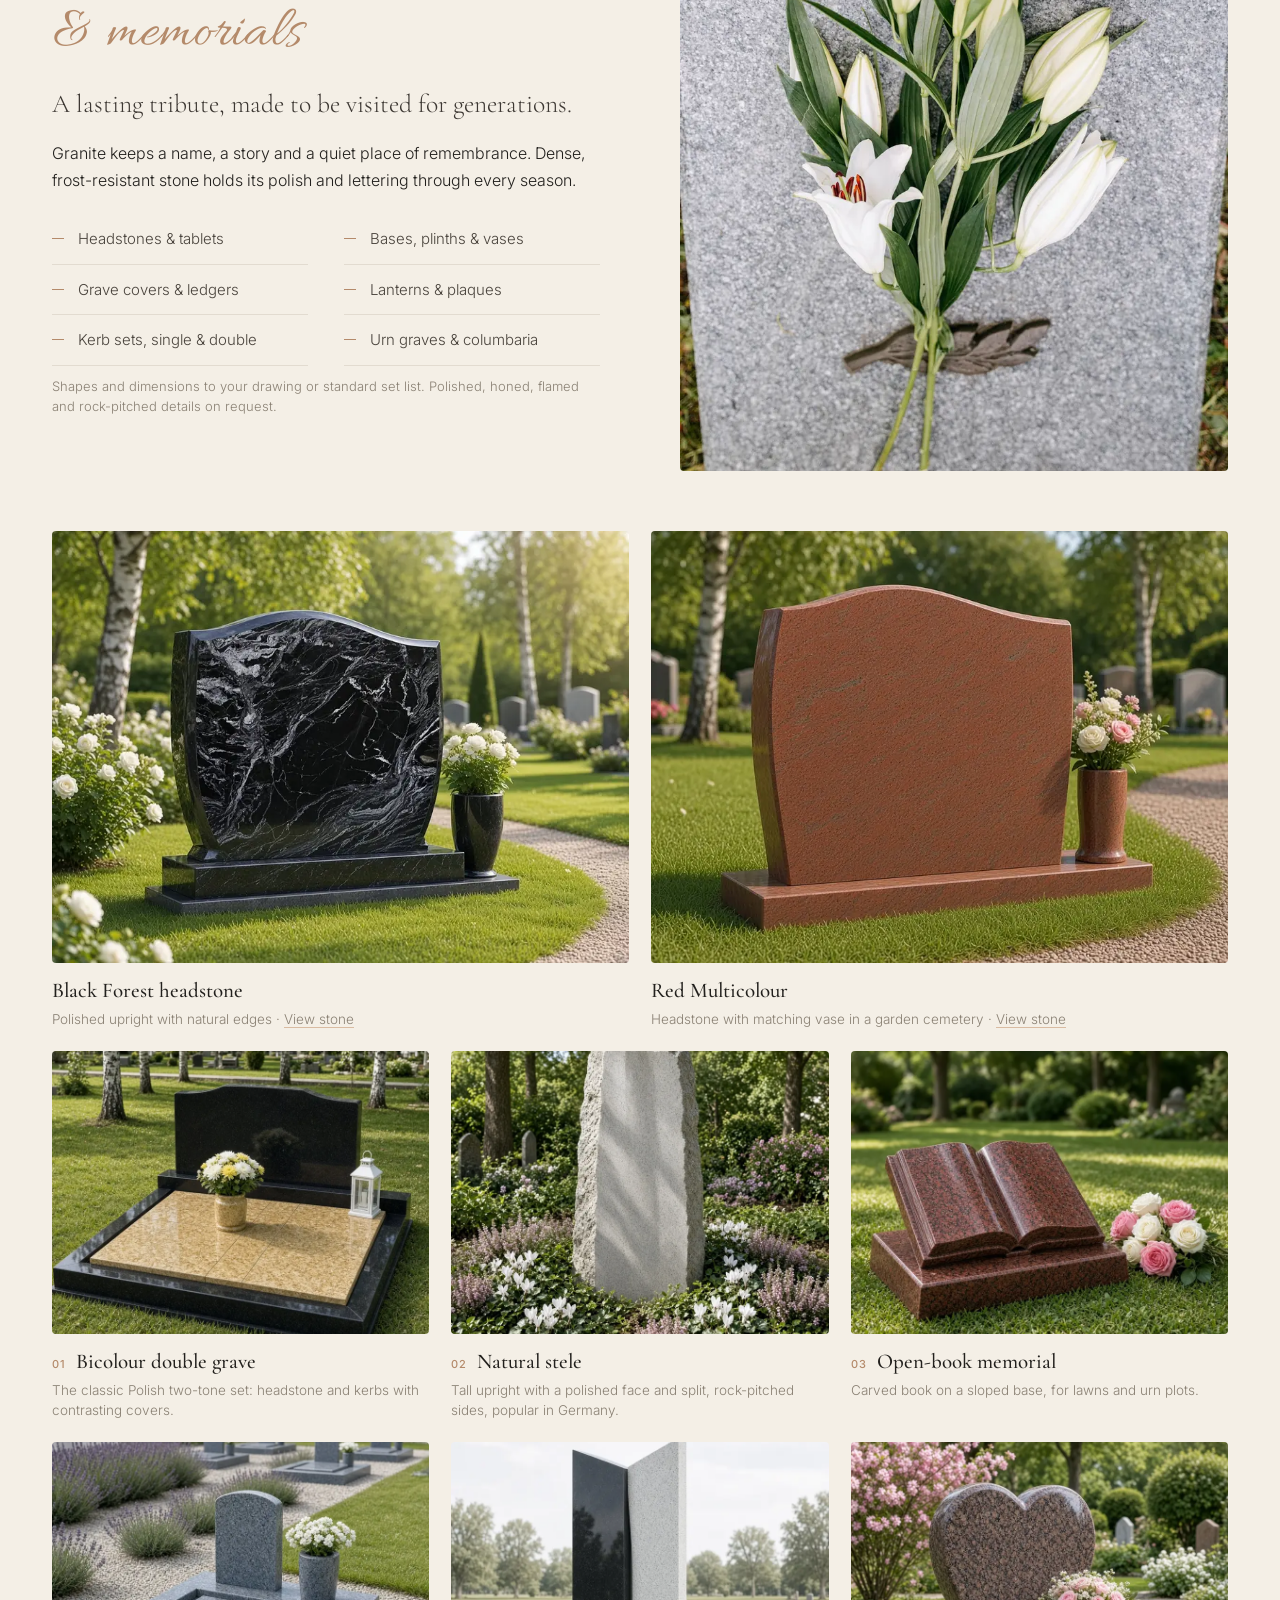
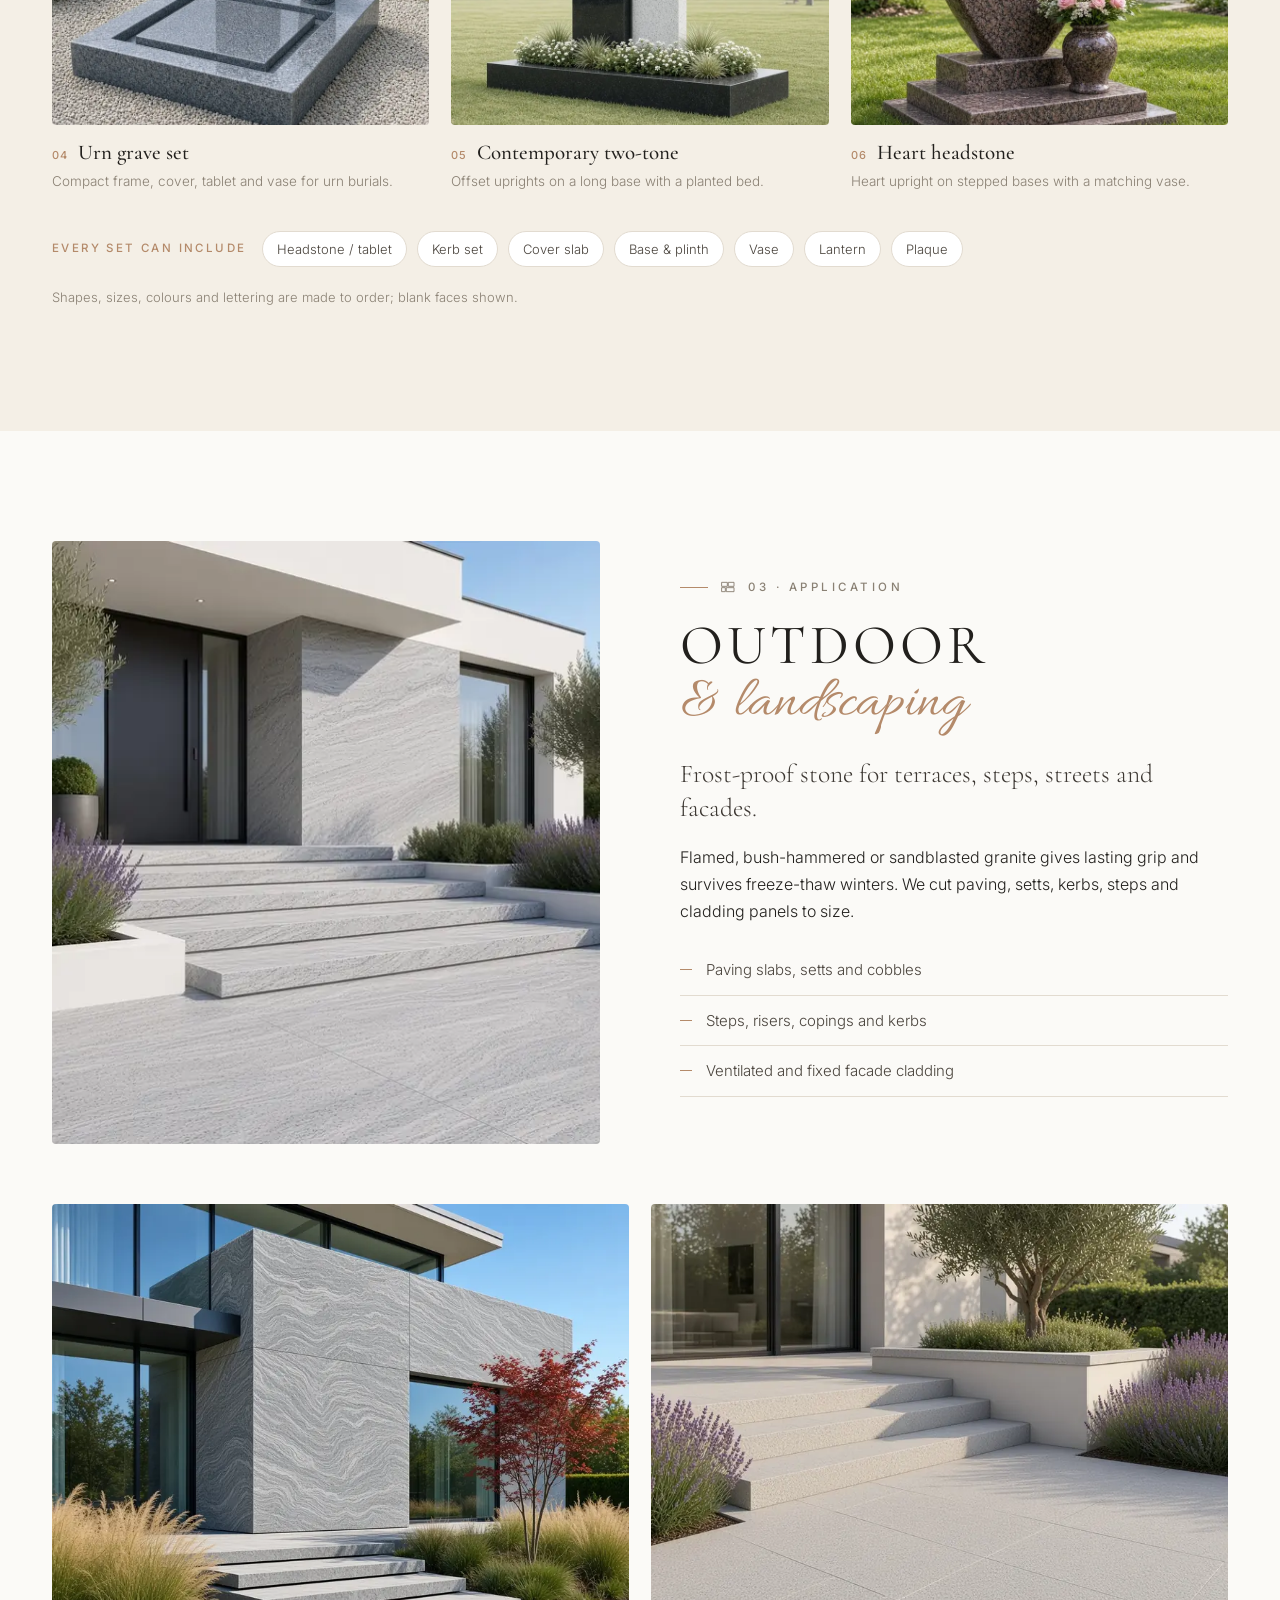
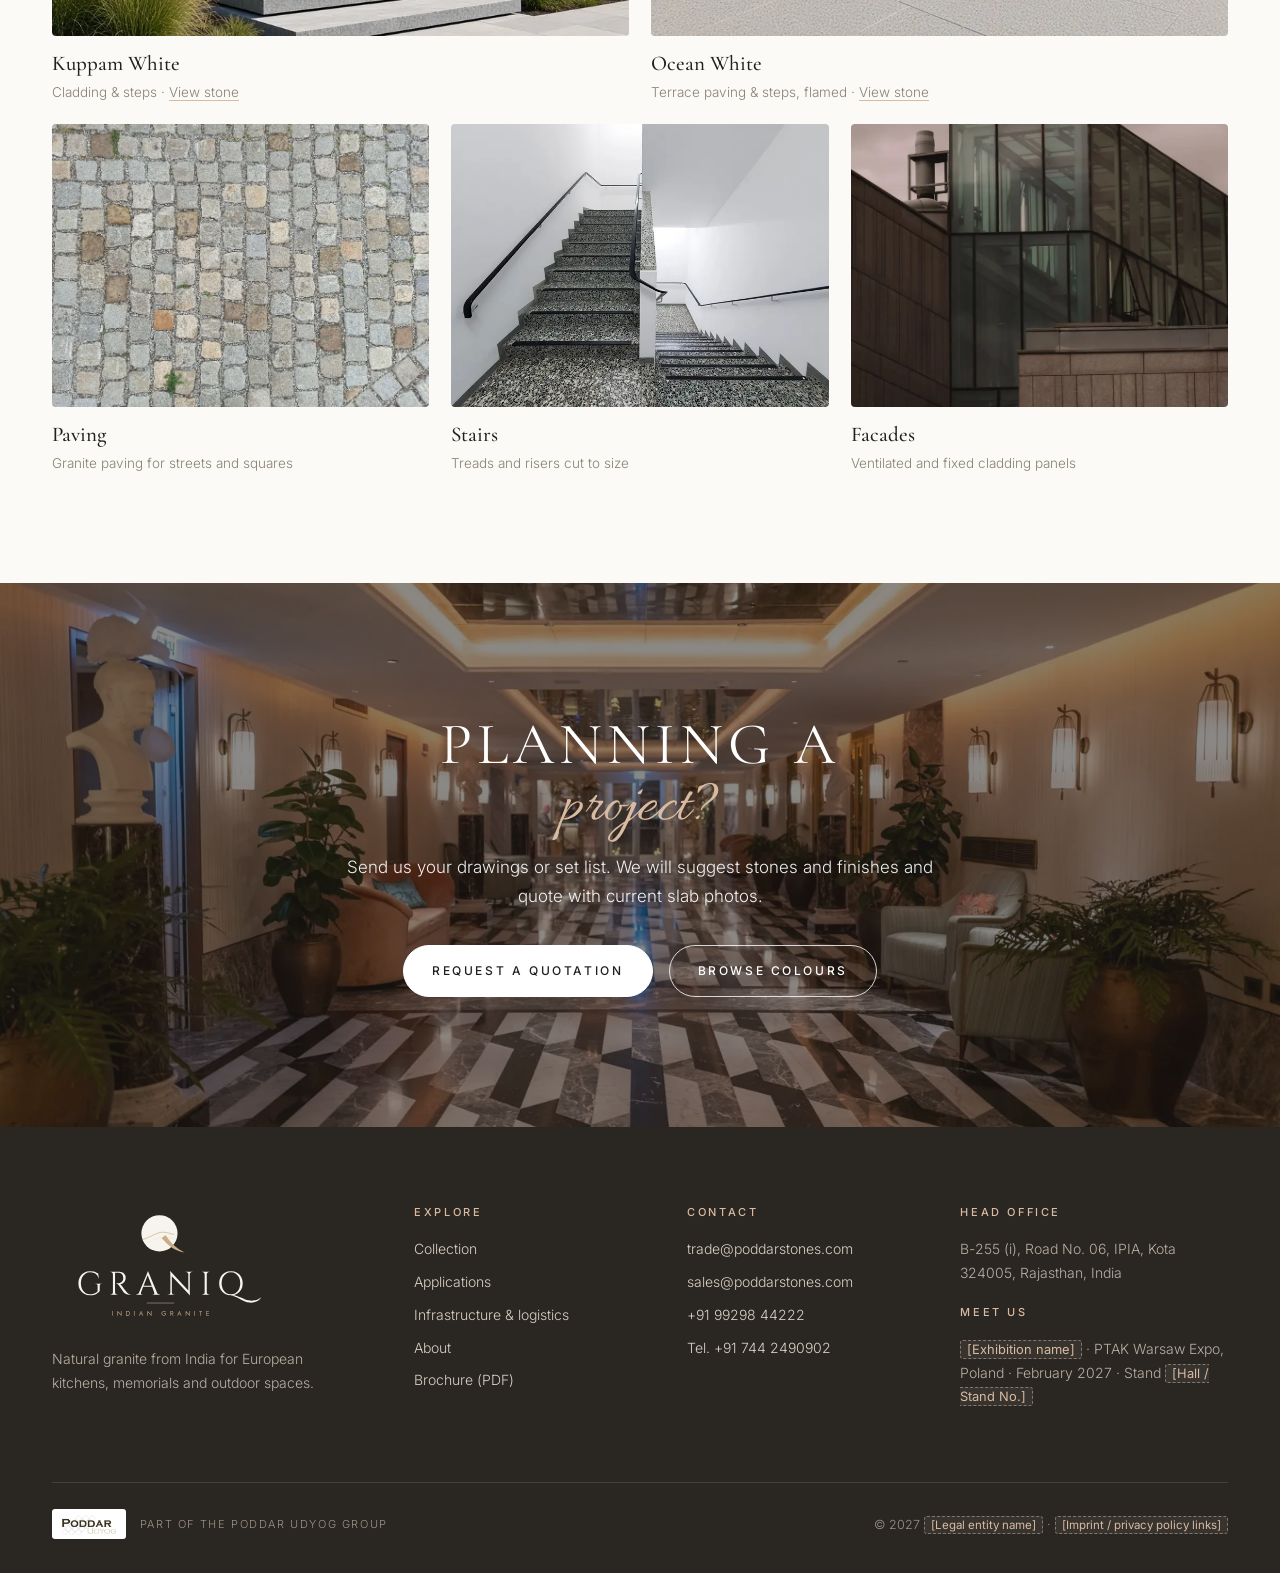
<file: applications.html>
<!doctype html>
<html lang="en">
<head>
<meta charset="utf-8">
<meta name="viewport" content="width=device-width, initial-scale=1">
<title>Applications | GRANIQ – Indian Granite</title>
<meta name="description" content="Granite for kitchen countertops and vanities, monuments and memorials, and outdoor paving, steps and facades.">
<meta name="theme-color" content="#fbfaf7">
<meta property="og:type" content="website">
<meta property="og:site_name" content="GRANIQ – Indian Granite">
<meta property="og:title" content="Applications | GRANIQ – Indian Granite">
<meta property="og:description" content="Granite for kitchen countertops and vanities, monuments and memorials, and outdoor paving, steps and facades.">
<meta property="og:image" content="assets/img/cover-C-fan-1600.webp">
<link rel="icon" href="assets/logo/graniq_symbol.svg" type="image/svg+xml">
<link rel="preload" href="assets/fonts/cormorant.woff2" as="font" type="font/woff2" crossorigin>
<link rel="preload" href="assets/fonts/inter.woff2" as="font" type="font/woff2" crossorigin>
<link rel="stylesheet" href="assets/css/site.css">
<!-- [Placeholder: canonical URL, analytics and cookie banner to add once the domain is chosen] -->
</head>
<body data-page="applications">
<a class="ph" href="#main" style="position:absolute;left:-999px">Skip to content</a>
<header class="hdr"><div class="wrap">
 <a class="logo" href="index.html" aria-label="GRANIQ – Indian Granite, home"><img src="assets/logo/graniq_wordmark.svg" alt="GRANIQ" width="797" height="142"></a>
 <button class="burger" aria-label="Menu" aria-expanded="false" aria-controls="nav"><span></span><span></span><span></span></button>
 <nav class="nav" id="nav" aria-label="Main"><a href="collection.html">Collection</a><a href="applications.html" aria-current=page>Applications</a><a href="infrastructure.html">Infrastructure</a><a href="about.html">About</a><a class="btn" href="contact.html">Enquire</a></nav>
</div></header>
<main id="main">

<section class="phero"><div class="wrap">
 <div><div class="eyebrow">Applications</div><h1>Which stone,<span class="script">where</span></h1></div>
 <div><p class="lead">Our main markets, in order: kitchen countertops, memorials, outdoor.</p><div class="appnav"><a class="btn" href="#kitchen">Kitchens</a><a class="btn" href="#memorials">Memorials</a><a class="btn" href="#outdoor">Outdoor</a></div></div>
</div></section>

<section class="sec" id="kitchen"><div class="wrap">
 <div class="split">
  <div class="media rv" style="aspect-ratio:4/4.4"><img src="assets/img/k-steam-white-800.webp" srcset="assets/img/k-steam-white-800.webp 800w, assets/img/k-steam-white-1600.webp 1600w" sizes="(max-width:900px) 92vw, 580px" width="1600" height="900" alt="Steam White waterfall island and splashback" loading="lazy" decoding="async"></div>
  <div class="rv"><div class="eyebrow"><svg viewBox="0 0 24 24" width="16" height="16" fill="none" stroke="currentColor" stroke-width="1.4" stroke-linejoin="round" stroke-linecap="round" aria-hidden="true"><path d="M3 10h18v3H3z"/><path d="M5 13v7M19 13v7"/><path d="M9 10V6a3 3 0 0 1 6 0"/></svg> 01 · Application</div><h2 class="h2">Kitchen countertops<span class="script">&amp; vanities</span></h2>
  <p class="lead">Heat-proof, scratch-resistant surfaces that stay beautiful for decades.</p>
  <p>Granite worktops handle hot pans, knives and daily cleaning without fuss. We supply polished, honed or leathered slabs in 2 cm and 3 cm, plus vanity tops, splashbacks and island pieces cut to your drawings.</p>
  <ul class="bl"><li>Wire-saw slabs, shade-matched for book-matched islands</li><li>Cut-to-size worktops, edges and sink cut-outs on request</li><li>Vanity tops, splashbacks and window sills</li></ul></div>
 </div>
 <div class="gal">
  <figure class="rv w8"><div class="im"><img src="assets/img/k-panda-gold-800.webp" srcset="assets/img/k-panda-gold-800.webp 800w, assets/img/k-panda-gold-1600.webp 1600w" sizes="(max-width:900px) 92vw, 800px" width="1600" height="900" alt="Panda Gold: Feature island, book-matched waterfall" loading="lazy" decoding="async"></div><figcaption><b>Panda Gold</b>Feature island, book-matched waterfall · <a href="collection.html#panda_gold">View stone</a></figcaption></figure>
  <figure class="rv tall"><div class="im"><img src="assets/img/van-imperial-gold-800.webp" srcset="assets/img/van-imperial-gold-800.webp 800w, assets/img/van-imperial-gold-1600.webp 1600w" sizes="(max-width:900px) 46vw, 400px" width="1600" height="1200" alt="Imperial Gold: Vanity top" loading="lazy" decoding="async"></div><figcaption><b>Imperial Gold</b>Vanity top · <a href="collection.html#imperial_gold">View stone</a></figcaption></figure>
  <figure class="rv "><div class="im"><img src="assets/img/k-hero-black-forest-800.webp" srcset="assets/img/k-hero-black-forest-800.webp 800w, assets/img/k-hero-black-forest-1600.webp 1600w" sizes="(max-width:900px) 46vw, 400px" width="1600" height="900" alt="Black Forest: Waterfall island in a white kitchen" loading="lazy" decoding="async"></div><figcaption><b>Black Forest</b>Waterfall island in a white kitchen · <a href="collection.html#black_forest">View stone</a></figcaption></figure>
  <figure class="rv "><div class="im"><img src="assets/img/k-titanium-gold-800.webp" srcset="assets/img/k-titanium-gold-800.webp 800w, assets/img/k-titanium-gold-1600.webp 1600w" sizes="(max-width:900px) 46vw, 400px" width="1600" height="1200" alt="Titanium Gold: Monolithic island, taupe cabinetry" loading="lazy" decoding="async"></div><figcaption><b>Titanium Gold</b>Monolithic island, taupe cabinetry · <a href="collection.html#titanium_gold">View stone</a></figcaption></figure>
  <figure class="rv "><div class="im"><img src="assets/img/k-astoria-800.webp" srcset="assets/img/k-astoria-800.webp 800w, assets/img/k-astoria-1600.webp 1600w" sizes="(max-width:900px) 46vw, 400px" width="1600" height="1200" alt="Astoria: Waterfall island, sage cabinetry" loading="lazy" decoding="async"></div><figcaption><b>Astoria</b>Waterfall island, sage cabinetry · <a href="collection.html#astoria">View stone</a></figcaption></figure>
  <figure class="rv w6"><div class="im"><img src="assets/img/k-canyon-gold-800.webp" srcset="assets/img/k-canyon-gold-800.webp 800w, assets/img/k-canyon-gold-1600.webp 1600w" sizes="(max-width:900px) 92vw, 600px" width="1600" height="1200" alt="Canyon Gold: Island with matt black units" loading="lazy" decoding="async"></div><figcaption><b>Canyon Gold</b>Island with matt black units · <a href="collection.html#canyon_gold">View stone</a></figcaption></figure>
  <figure class="rv w6"><div class="im"><img src="assets/img/k-astoria-wave-800.webp" srcset="assets/img/k-astoria-wave-800.webp 800w, assets/img/k-astoria-wave-1600.webp 1600w" sizes="(max-width:900px) 92vw, 600px" width="1600" height="1200" alt="Astoria Wave: Kitchen island and worktops" loading="lazy" decoding="async"></div><figcaption><b>Astoria Wave</b>Kitchen island and worktops · <a href="collection.html#astoria_wave">View stone</a></figcaption></figure>
 </div>
 <p class="note" style="margin-top:30px">Each kitchen shows a stone from our current slab stock. Each slab is unique; please approve the actual slabs or bundle photos before ordering.</p>
</div></section>

<section class="sec ivory" id="memorials"><div class="wrap">
 <div class="split rev">
  <div class="media rv" style="aspect-ratio:4/4.4"><img src="assets/img/a-mem-lilies-800.webp" srcset="assets/img/a-mem-lilies-800.webp 800w, assets/img/a-mem-lilies-1600.webp 1600w" sizes="(max-width:900px) 92vw, 580px" width="1600" height="2397" alt="Granite memorial with white lilies" loading="lazy" decoding="async"></div>
  <div class="rv"><div class="eyebrow"><svg viewBox="0 0 24 24" width="16" height="16" fill="none" stroke="currentColor" stroke-width="1.4" stroke-linejoin="round" stroke-linecap="round" aria-hidden="true"><path d="M7 21V9a5 5 0 0 1 10 0v12"/><path d="M4 21h16"/><path d="M10 12h4M12 10v5"/></svg> 02 · Application</div><h2 class="h2">Monuments<span class="script">&amp; memorials</span></h2>
  <p class="lead">A lasting tribute, made to be visited for generations.</p>
  <p>Granite keeps a name, a story and a quiet place of remembrance. Dense, frost-resistant stone holds its polish and lettering through every season.</p>
  <ul class="bl cols"><li>Headstones &amp; tablets</li><li>Grave covers &amp; ledgers</li><li>Kerb sets, single &amp; double</li><li>Bases, plinths &amp; vases</li><li>Lanterns &amp; plaques</li><li>Urn graves &amp; columbaria</li></ul>
  <p class="note">Shapes and dimensions to your drawing or standard set list. Polished, honed, flamed and rock-pitched details on request.</p></div>
 </div>
 <div class="gal">
  <figure class="rv w6"><div class="im"><img src="assets/img/mem-black-forest-800.webp" srcset="assets/img/mem-black-forest-800.webp 800w, assets/img/mem-black-forest-1600.webp 1600w" sizes="(max-width:900px) 92vw, 600px" width="1600" height="1200" alt="Black Forest headstone: Polished upright with natural edges" loading="lazy" decoding="async"></div><figcaption><b>Black Forest headstone</b>Polished upright with natural edges · <a href="collection.html#black_forest">View stone</a></figcaption></figure>
  <figure class="rv w6"><div class="im"><img src="assets/img/mem-red-multi-800.webp" srcset="assets/img/mem-red-multi-800.webp 800w, assets/img/mem-red-multi-1600.webp 1600w" sizes="(max-width:900px) 92vw, 600px" width="1600" height="1200" alt="Red Multicolour: Headstone with matching vase in a garden cemetery" loading="lazy" decoding="async"></div><figcaption><b>Red Multicolour</b>Headstone with matching vase in a garden cemetery · <a href="collection.html#multicolour_red">View stone</a></figcaption></figure>
  <figure class="rv "><div class="im"><img src="assets/img/md-bicolor-800.webp" srcset="assets/img/md-bicolor-800.webp 800w, assets/img/md-bicolor-1600.webp 1024w" sizes="(max-width:900px) 46vw, 400px" width="1024" height="1024" alt="Bicolour double grave: The classic Polish two-tone set: headstone and kerbs with contrasting covers." loading="lazy" decoding="async"></div><figcaption><b><span class=n>01</span>Bicolour double grave</b>The classic Polish two-tone set: headstone and kerbs with contrasting covers.</figcaption></figure>
  <figure class="rv "><div class="im"><img src="assets/img/md-stele-800.webp" srcset="assets/img/md-stele-800.webp 800w, assets/img/md-stele-1600.webp 1024w" sizes="(max-width:900px) 46vw, 400px" width="1024" height="1024" alt="Natural stele: Tall upright with a polished face and split, rock-pitched sides, popular in Germany." loading="lazy" decoding="async"></div><figcaption><b><span class=n>02</span>Natural stele</b>Tall upright with a polished face and split, rock-pitched sides, popular in Germany.</figcaption></figure>
  <figure class="rv "><div class="im"><img src="assets/img/md-book-800.webp" srcset="assets/img/md-book-800.webp 800w, assets/img/md-book-1600.webp 1024w" sizes="(max-width:900px) 46vw, 400px" width="1024" height="1024" alt="Open-book memorial: Carved book on a sloped base, for lawns and urn plots." loading="lazy" decoding="async"></div><figcaption><b><span class=n>03</span>Open-book memorial</b>Carved book on a sloped base, for lawns and urn plots.</figcaption></figure>
  <figure class="rv "><div class="im"><img src="assets/img/md-urn-800.webp" srcset="assets/img/md-urn-800.webp 800w, assets/img/md-urn-1600.webp 1024w" sizes="(max-width:900px) 46vw, 400px" width="1024" height="1024" alt="Urn grave set: Compact frame, cover, tablet and vase for urn burials." loading="lazy" decoding="async"></div><figcaption><b><span class=n>04</span>Urn grave set</b>Compact frame, cover, tablet and vase for urn burials.</figcaption></figure>
  <figure class="rv "><div class="im"><img src="assets/img/md-modern-800.webp" srcset="assets/img/md-modern-800.webp 800w, assets/img/md-modern-1600.webp 1024w" sizes="(max-width:900px) 46vw, 400px" width="1024" height="1024" alt="Contemporary two-tone: Offset uprights on a long base with a planted bed." loading="lazy" decoding="async"></div><figcaption><b><span class=n>05</span>Contemporary two-tone</b>Offset uprights on a long base with a planted bed.</figcaption></figure>
  <figure class="rv "><div class="im"><img src="assets/img/md-heart-800.webp" srcset="assets/img/md-heart-800.webp 800w, assets/img/md-heart-1600.webp 1024w" sizes="(max-width:900px) 46vw, 400px" width="1024" height="1024" alt="Heart headstone: Heart upright on stepped bases with a matching vase." loading="lazy" decoding="async"></div><figcaption><b><span class=n>06</span>Heart headstone</b>Heart upright on stepped bases with a matching vase.</figcaption></figure>
 </div>
 <div class="howto" style="margin-top:40px"><span class="lbl">Every set can include</span><span>Headstone / tablet</span><span>Kerb set</span><span>Cover slab</span><span>Base &amp; plinth</span><span>Vase</span><span>Lantern</span><span>Plaque</span></div>
 <p class="note" style="margin-top:20px">Shapes, sizes, colours and lettering are made to order; blank faces shown.</p>
</div></section>

<section class="sec" id="outdoor"><div class="wrap">
 <div class="split">
  <div class="media rv" style="aspect-ratio:4/4.4"><img src="assets/img/ext-ivory-white-800.webp" srcset="assets/img/ext-ivory-white-800.webp 800w, assets/img/ext-ivory-white-1600.webp 1600w" sizes="(max-width:900px) 92vw, 580px" width="1600" height="1200" alt="Ivory White steps, paving and cladding, flamed" loading="lazy" decoding="async"></div>
  <div class="rv"><div class="eyebrow"><svg viewBox="0 0 24 24" width="16" height="16" fill="none" stroke="currentColor" stroke-width="1.4" stroke-linejoin="round" stroke-linecap="round" aria-hidden="true"><path d="M3 5h8v6H3zM13 5h8v6h-8zM3 13h5v6H3zM10 13h11v6H10z"/></svg> 03 · Application</div><h2 class="h2">Outdoor<span class="script">&amp; landscaping</span></h2>
  <p class="lead">Frost-proof stone for terraces, steps, streets and facades.</p>
  <p>Flamed, bush-hammered or sandblasted granite gives lasting grip and survives freeze-thaw winters. We cut paving, setts, kerbs, steps and cladding panels to size.</p>
  <ul class="bl"><li>Paving slabs, setts and cobbles</li><li>Steps, risers, copings and kerbs</li><li>Ventilated and fixed facade cladding</li></ul></div>
 </div>
 <div class="gal">
  <figure class="rv w6"><div class="im"><img src="assets/img/ext-kuppam-white-800.webp" srcset="assets/img/ext-kuppam-white-800.webp 800w, assets/img/ext-kuppam-white-1600.webp 1600w" sizes="(max-width:900px) 92vw, 600px" width="1600" height="1200" alt="Kuppam White: Cladding &amp; steps" loading="lazy" decoding="async"></div><figcaption><b>Kuppam White</b>Cladding &amp; steps · <a href="collection.html#kuppam_white">View stone</a></figcaption></figure>
  <figure class="rv w6"><div class="im"><img src="assets/img/ext-ocean-white-800.webp" srcset="assets/img/ext-ocean-white-800.webp 800w, assets/img/ext-ocean-white-1600.webp 1600w" sizes="(max-width:900px) 92vw, 600px" width="1600" height="1200" alt="Ocean White: Terrace paving &amp; steps, flamed" loading="lazy" decoding="async"></div><figcaption><b>Ocean White</b>Terrace paving &amp; steps, flamed · <a href="collection.html#ocean_white">View stone</a></figcaption></figure>
  <figure class="rv "><div class="im"><img src="assets/img/a-paving-800.webp" srcset="assets/img/a-paving-800.webp 800w, assets/img/a-paving-1600.webp 1600w" sizes="(max-width:900px) 46vw, 400px" width="1600" height="1201" alt="Paving: Granite paving for streets and squares" loading="lazy" decoding="async"></div><figcaption><b>Paving</b>Granite paving for streets and squares</figcaption></figure>
  <figure class="rv "><div class="im"><img src="assets/img/a-stairs-800.webp" srcset="assets/img/a-stairs-800.webp 800w, assets/img/a-stairs-1600.webp 1600w" sizes="(max-width:900px) 46vw, 400px" width="1600" height="1067" alt="Stairs: Treads and risers cut to size" loading="lazy" decoding="async"></div><figcaption><b>Stairs</b>Treads and risers cut to size</figcaption></figure>
  <figure class="rv "><div class="im"><img src="assets/img/a-cladding-800.webp" srcset="assets/img/a-cladding-800.webp 800w, assets/img/a-cladding-1600.webp 1600w" sizes="(max-width:900px) 46vw, 400px" width="1600" height="2400" alt="Facades: Ventilated and fixed cladding panels" loading="lazy" decoding="async"></div><figcaption><b>Facades</b>Ventilated and fixed cladding panels</figcaption></figure>
 </div>
</div></section>

<section class="cta"><img src="assets/img/a-floor-800.webp" srcset="assets/img/a-floor-800.webp 800w, assets/img/a-floor-1600.webp 1600w" sizes="100vw" width="1600" height="1065" alt="Stone flooring in a hotel interior" loading="lazy" decoding="async"><div class="wrap rv">
 <h2>Planning a<span class="script">project?</span></h2>
 <p>Send us your drawings or set list. We will suggest stones and finishes and quote with current slab photos.</p>
 <div class="ctas"><a class="btn solid" href="contact.html">Request a quotation</a><a class="btn light" href="collection.html">Browse colours</a></div>
</div></section>
</main>
<footer class="ftr"><div class="wrap">
 <div class="grid">
  <div><img class="flogo" src="assets/logo/graniq_stacked_reverse.svg" alt="GRANIQ – Indian Granite" width="792" height="430" loading="lazy">
   <p>Natural granite from India for European kitchens, memorials and outdoor spaces.</p></div>
  <div><h4>Explore</h4><ul><li><a href="collection.html">Collection</a></li><li><a href="applications.html">Applications</a></li><li><a href="infrastructure.html">Infrastructure &amp; logistics</a></li><li><a href="about.html">About</a></li><li><a href="downloads/graniq-indian-granite-brochure-2027.pdf" download>Brochure (PDF)</a></li></ul></div>
  <div><h4>Contact</h4><ul><li><a href="mailto:trade@poddarstones.com">trade@poddarstones.com</a></li><li><a href="mailto:sales@poddarstones.com">sales@poddarstones.com</a></li><li><a href="tel:+919929844222">+91 99298 44222</a></li><li><a href="tel:+917442490902">Tel. +91 744 2490902</a></li></ul></div>
  <div><h4>Head office</h4><p>B-255 (i), Road No. 06, IPIA, Kota 324005, Rajasthan, India</p><h4 style="margin-top:22px">Meet us</h4><p><span class="ph">[Exhibition name]</span> · PTAK Warsaw Expo, Poland · February 2027 · Stand <span class="ph">[Hall / Stand No.]</span></p></div>
 </div>
 <div class="bottom">
  <div class="parent"><img src="assets/img/poddar-udyog-logo.png" alt="Poddar Udyog" width="807" height="307" loading="lazy"><span>Part of the Poddar Udyog group</span></div>
  <div>© 2027 <span class="ph">[Legal entity name]</span> · <span class="ph">[Imprint / privacy policy links]</span></div>
 </div>
</div></footer>
<script src="assets/js/site.js" defer></script>
</body>
</html>
</file>
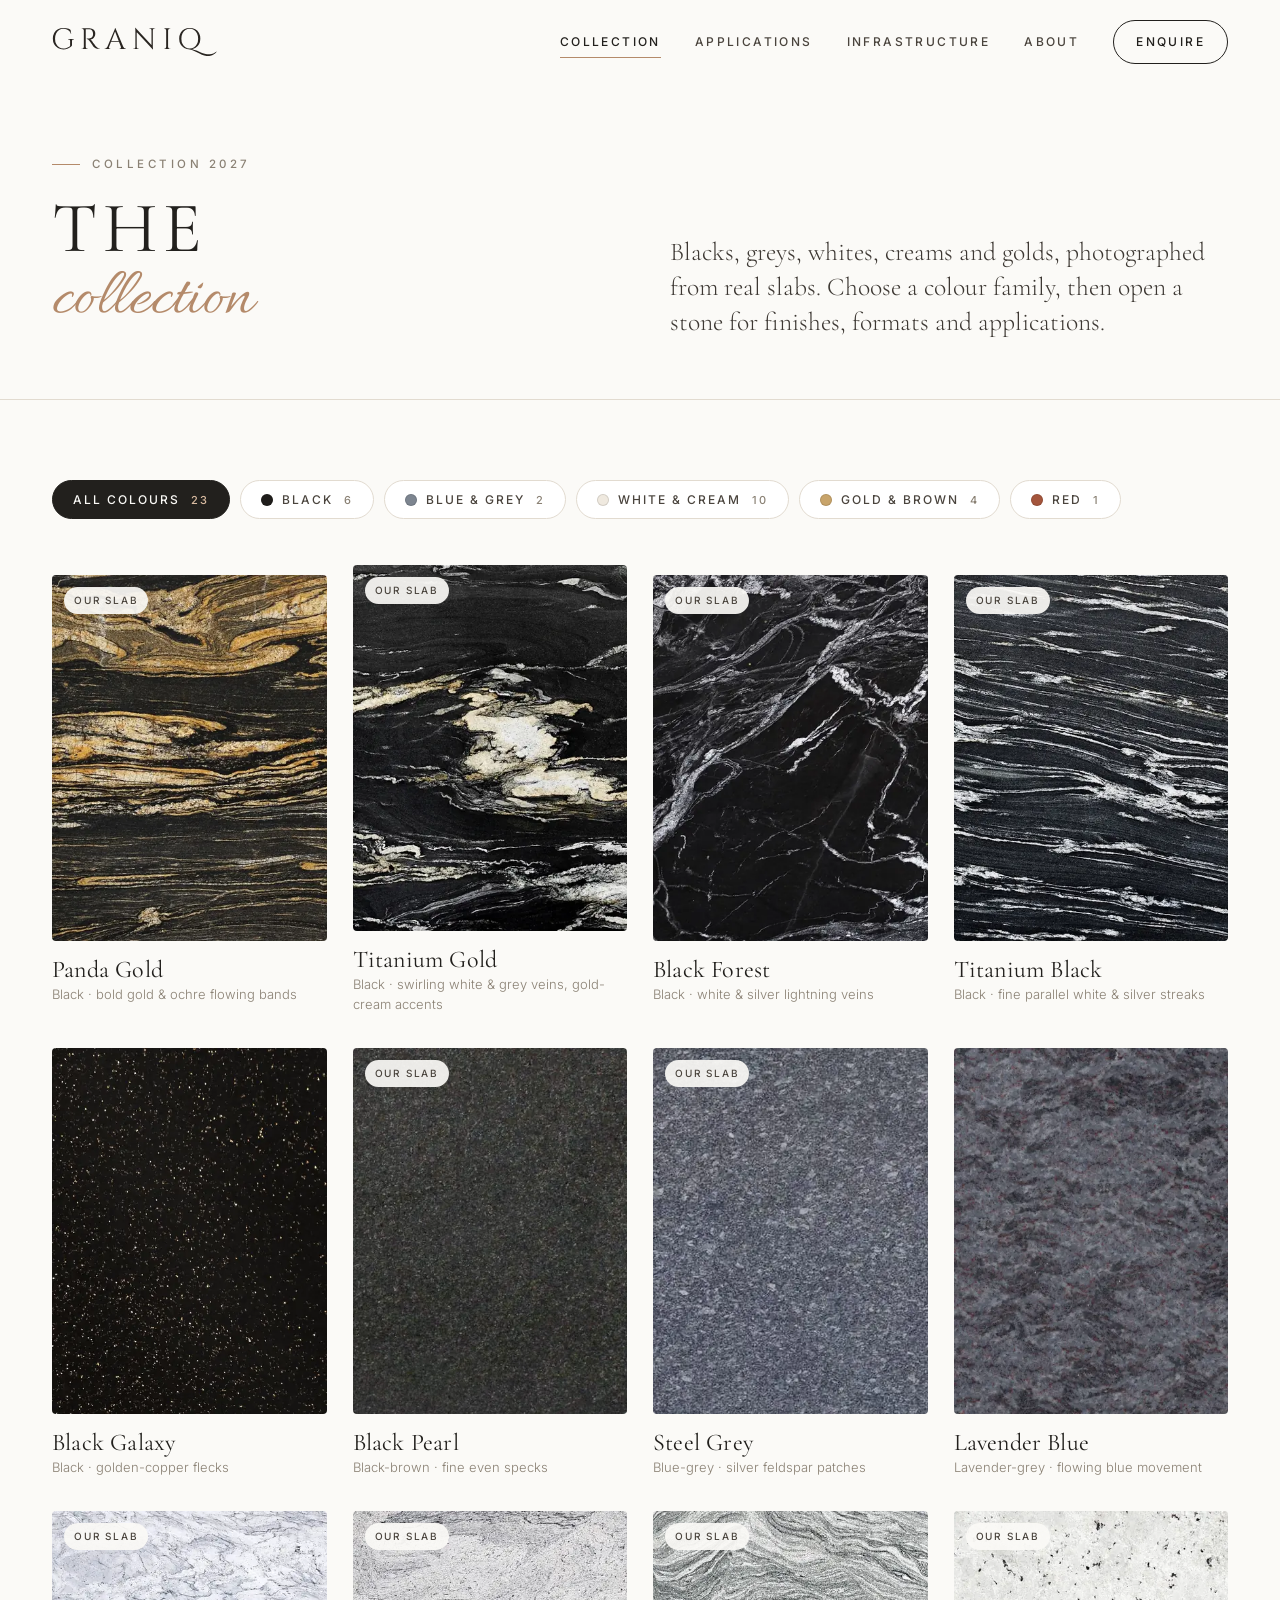
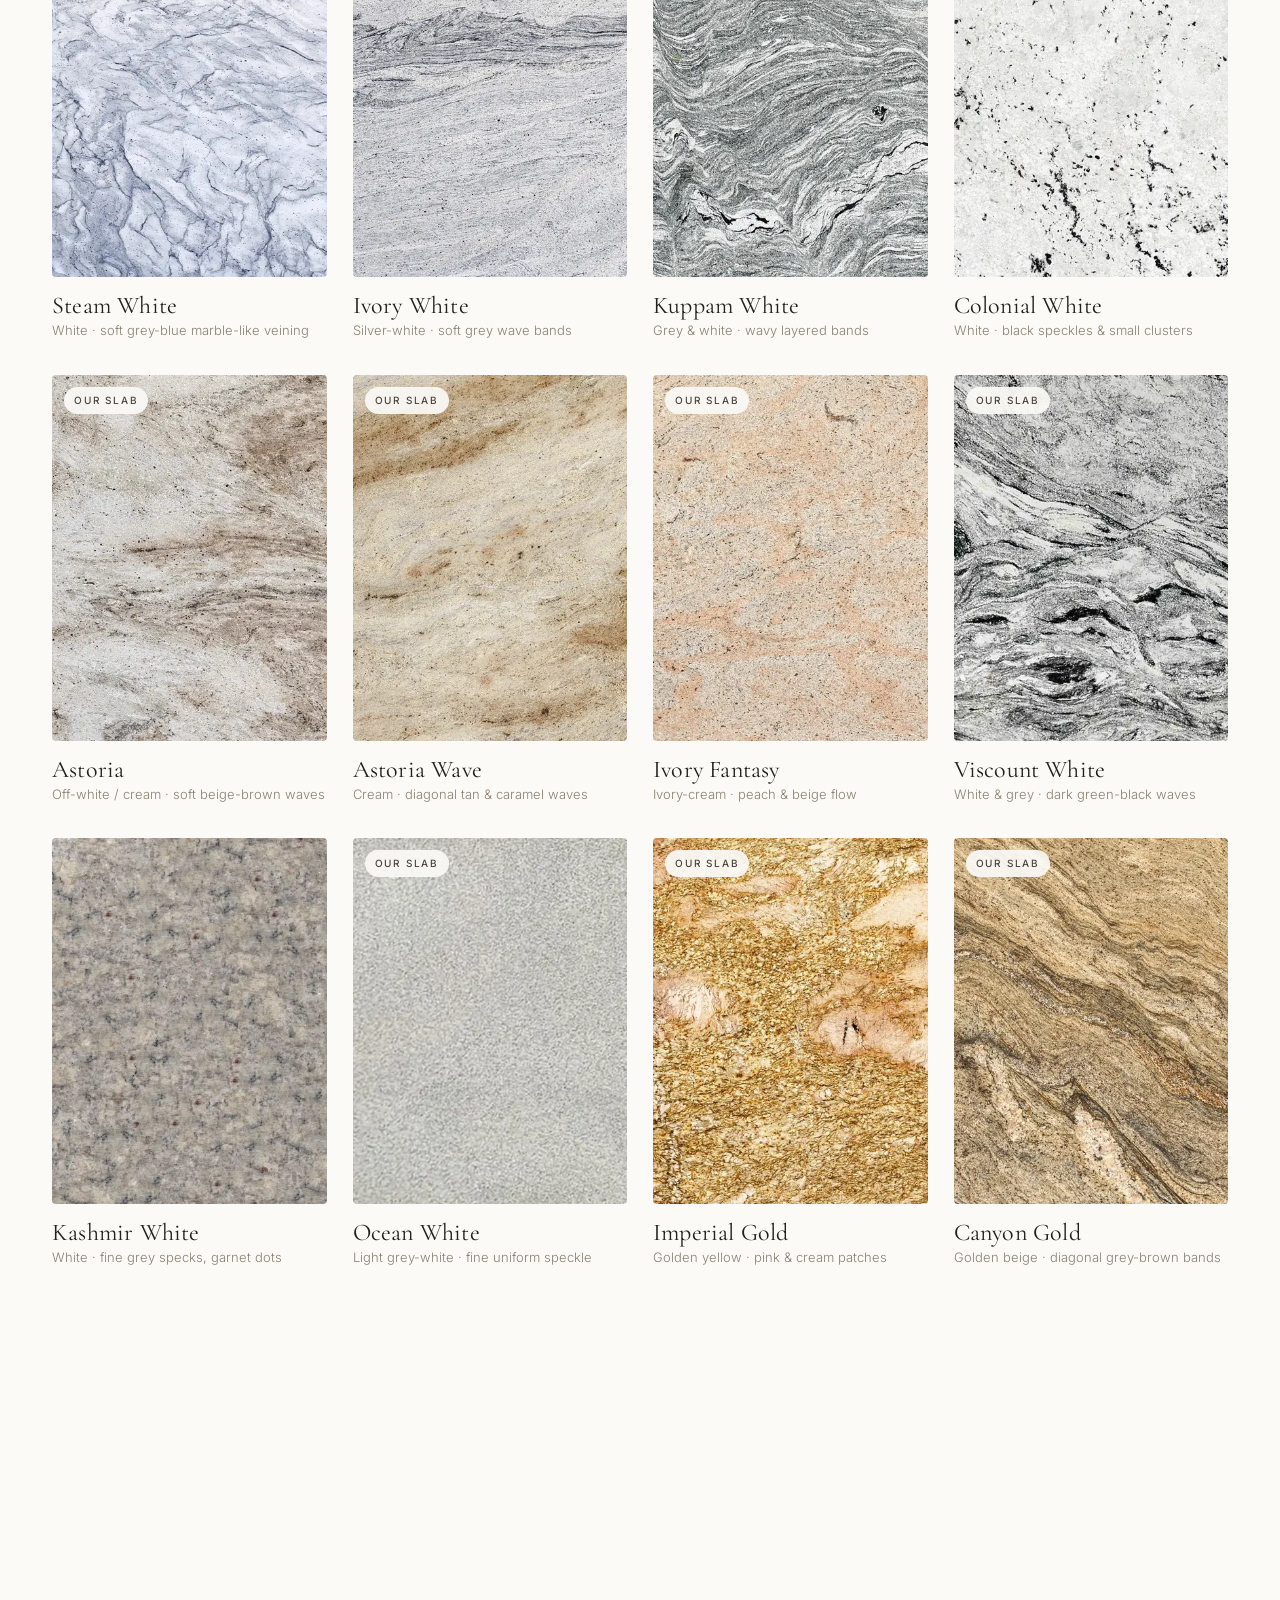
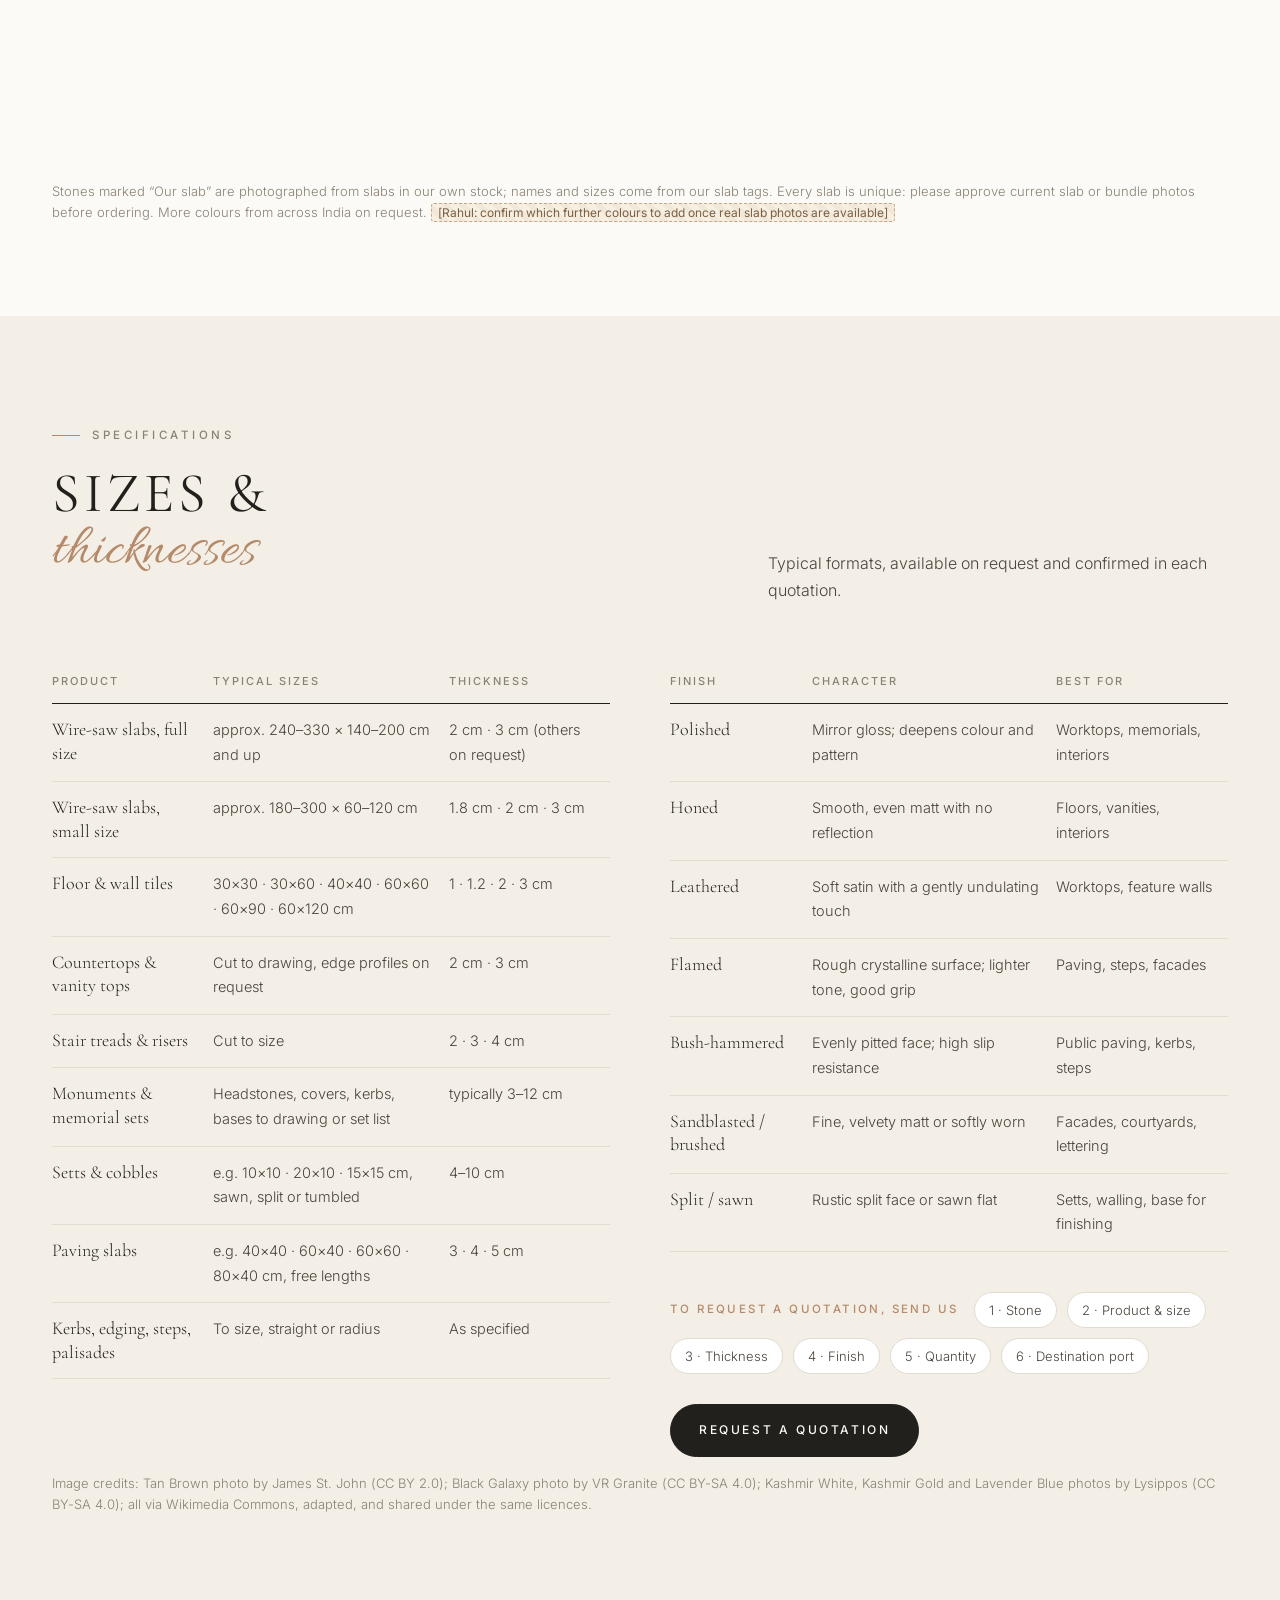
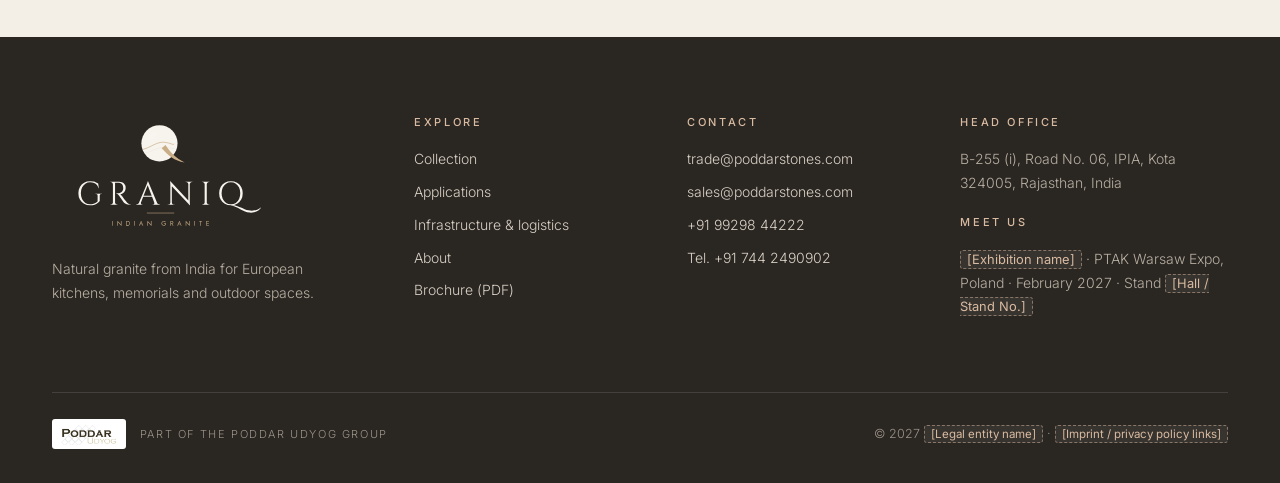
<file: collection.html>
<!doctype html>
<html lang="en">
<head>
<meta charset="utf-8">
<meta name="viewport" content="width=device-width, initial-scale=1">
<title>Collection | GRANIQ – Indian Granite</title>
<meta name="description" content="Indian granite colours photographed from real slabs: blacks, greys, whites, creams and golds, with finishes, formats and applications.">
<meta name="theme-color" content="#fbfaf7">
<meta property="og:type" content="website">
<meta property="og:site_name" content="GRANIQ – Indian Granite">
<meta property="og:title" content="Collection | GRANIQ – Indian Granite">
<meta property="og:description" content="Indian granite colours photographed from real slabs: blacks, greys, whites, creams and golds, with finishes, formats and applications.">
<meta property="og:image" content="assets/img/cover-C-fan-1600.webp">
<link rel="icon" href="assets/logo/graniq_symbol.svg" type="image/svg+xml">
<link rel="preload" href="assets/fonts/cormorant.woff2" as="font" type="font/woff2" crossorigin>
<link rel="preload" href="assets/fonts/inter.woff2" as="font" type="font/woff2" crossorigin>
<link rel="stylesheet" href="assets/css/site.css">
<!-- [Placeholder: canonical URL, analytics and cookie banner to add once the domain is chosen] -->
</head>
<body data-page="collection">
<a class="ph" href="#main" style="position:absolute;left:-999px">Skip to content</a>
<header class="hdr"><div class="wrap">
 <a class="logo" href="index.html" aria-label="GRANIQ – Indian Granite, home"><img src="assets/logo/graniq_wordmark.svg" alt="GRANIQ" width="797" height="142"></a>
 <button class="burger" aria-label="Menu" aria-expanded="false" aria-controls="nav"><span></span><span></span><span></span></button>
 <nav class="nav" id="nav" aria-label="Main"><a href="collection.html" aria-current=page>Collection</a><a href="applications.html">Applications</a><a href="infrastructure.html">Infrastructure</a><a href="about.html">About</a><a class="btn" href="contact.html">Enquire</a></nav>
</div></header>
<main id="main">

<section class="phero"><div class="wrap">
 <div><div class="eyebrow">Collection 2027</div><h1>The<span class="script">collection</span></h1></div>
 <p class="lead">Blacks, greys, whites, creams and golds, photographed from real slabs. Choose a colour family, then open a stone for finishes, formats and applications.</p>
</div></section>
<section class="sec tight"><div class="wrap">
 <div class="filters" role="group" aria-label="Filter by colour family"><button type="button" data-filter="all" aria-pressed="true">All colours<span class="count">23</span></button><button type="button" data-filter="black" aria-pressed="false"><i style=background:#1f1d1b></i>Black<span class="count">6</span></button><button type="button" data-filter="bgg" aria-pressed="false"><i style=background:#7d8590></i>Blue &amp; Grey<span class="count">2</span></button><button type="button" data-filter="white" aria-pressed="false"><i style=background:#efe9df></i>White &amp; Cream<span class="count">10</span></button><button type="button" data-filter="gold" aria-pressed="false"><i style=background:#c8a46a></i>Gold &amp; Brown<span class="count">4</span></button><button type="button" data-filter="red" aria-pressed="false"><i style=background:#a4553c></i>Red<span class="count">1</span></button></div>
 <div class="cards" id="grid"><button class="card rv" type="button" data-stone="panda_gold" data-fam="black"><div class="im"><img src="assets/img/stones/panda_gold-card-420.webp" srcset="assets/img/stones/panda_gold-card-420.webp 420w, assets/img/stones/panda_gold-card-700.webp 700w" sizes="(max-width:900px) 46vw, 290px" width="700" height="898" alt="Panda Gold granite, polished" loading="lazy" decoding="async"><span class="badge">Our slab</span></div><h3>Panda Gold</h3><div class="fam">Black · bold gold &amp; ochre flowing bands</div></button><button class="card rv" type="button" data-stone="titanium_gold" data-fam="black"><div class="im"><img src="assets/img/stones/titanium_gold-card-420.webp" srcset="assets/img/stones/titanium_gold-card-420.webp 420w, assets/img/stones/titanium_gold-card-700.webp 700w" sizes="(max-width:900px) 46vw, 290px" width="700" height="898" alt="Titanium Gold granite, polished" loading="lazy" decoding="async"><span class="badge">Our slab</span></div><h3>Titanium Gold</h3><div class="fam">Black · swirling white &amp; grey veins, gold-cream accents</div></button><button class="card rv" type="button" data-stone="black_forest" data-fam="black"><div class="im"><img src="assets/img/stones/black_forest-card-420.webp" srcset="assets/img/stones/black_forest-card-420.webp 420w, assets/img/stones/black_forest-card-700.webp 700w" sizes="(max-width:900px) 46vw, 290px" width="700" height="898" alt="Black Forest granite, polished" loading="lazy" decoding="async"><span class="badge">Our slab</span></div><h3>Black Forest</h3><div class="fam">Black · white &amp; silver lightning veins</div></button><button class="card rv" type="button" data-stone="titanium_black" data-fam="black"><div class="im"><img src="assets/img/stones/titanium_black-card-420.webp" srcset="assets/img/stones/titanium_black-card-420.webp 420w, assets/img/stones/titanium_black-card-700.webp 700w" sizes="(max-width:900px) 46vw, 290px" width="700" height="898" alt="Titanium Black granite, polished" loading="lazy" decoding="async"><span class="badge">Our slab</span></div><h3>Titanium Black</h3><div class="fam">Black · fine parallel white &amp; silver streaks</div></button><button class="card rv" type="button" data-stone="black_galaxy" data-fam="black"><div class="im"><img src="assets/img/stones/black_galaxy-card-420.webp" srcset="assets/img/stones/black_galaxy-card-420.webp 420w, assets/img/stones/black_galaxy-card-700.webp 700w" sizes="(max-width:900px) 46vw, 290px" width="700" height="933" alt="Black Galaxy granite, polished" loading="lazy" decoding="async"></div><h3>Black Galaxy</h3><div class="fam">Black · golden-copper flecks</div></button><button class="card rv" type="button" data-stone="black_pearl" data-fam="black"><div class="im"><img src="assets/img/stones/black_pearl-card-420.webp" srcset="assets/img/stones/black_pearl-card-420.webp 420w, assets/img/stones/black_pearl-card-700.webp 700w" sizes="(max-width:900px) 46vw, 290px" width="700" height="898" alt="Black Pearl granite, polished" loading="lazy" decoding="async"><span class="badge">Our slab</span></div><h3>Black Pearl</h3><div class="fam">Black-brown · fine even specks</div></button><button class="card rv" type="button" data-stone="steel_grey" data-fam="bgg"><div class="im"><img src="assets/img/stones/steel_grey-card-420.webp" srcset="assets/img/stones/steel_grey-card-420.webp 420w, assets/img/stones/steel_grey-card-700.webp 700w" sizes="(max-width:900px) 46vw, 290px" width="700" height="898" alt="Steel Grey granite, polished" loading="lazy" decoding="async"><span class="badge">Our slab</span></div><h3>Steel Grey</h3><div class="fam">Blue-grey · silver feldspar patches</div></button><button class="card rv" type="button" data-stone="lavender_blue" data-fam="bgg"><div class="im"><img src="assets/img/stones/lavender_blue-card-420.webp" srcset="assets/img/stones/lavender_blue-card-420.webp 420w, assets/img/stones/lavender_blue-card-700.webp 700w" sizes="(max-width:900px) 46vw, 290px" width="700" height="933" alt="Lavender Blue granite, polished" loading="lazy" decoding="async"></div><h3>Lavender Blue</h3><div class="fam">Lavender-grey · flowing blue movement</div></button><button class="card rv" type="button" data-stone="steam_white" data-fam="white"><div class="im"><img src="assets/img/stones/steam_white-card-420.webp" srcset="assets/img/stones/steam_white-card-420.webp 420w, assets/img/stones/steam_white-card-700.webp 700w" sizes="(max-width:900px) 46vw, 290px" width="700" height="898" alt="Steam White granite, polished" loading="lazy" decoding="async"><span class="badge">Our slab</span></div><h3>Steam White</h3><div class="fam">White · soft grey-blue marble-like veining</div></button><button class="card rv" type="button" data-stone="ivory_white" data-fam="white"><div class="im"><img src="assets/img/stones/ivory_white-card-420.webp" srcset="assets/img/stones/ivory_white-card-420.webp 420w, assets/img/stones/ivory_white-card-700.webp 700w" sizes="(max-width:900px) 46vw, 290px" width="700" height="898" alt="Ivory White granite, polished" loading="lazy" decoding="async"><span class="badge">Our slab</span></div><h3>Ivory White</h3><div class="fam">Silver-white · soft grey wave bands</div></button><button class="card rv" type="button" data-stone="kuppam_white" data-fam="white"><div class="im"><img src="assets/img/stones/kuppam_white-card-420.webp" srcset="assets/img/stones/kuppam_white-card-420.webp 420w, assets/img/stones/kuppam_white-card-700.webp 700w" sizes="(max-width:900px) 46vw, 290px" width="700" height="898" alt="Kuppam White granite, polished" loading="lazy" decoding="async"><span class="badge">Our slab</span></div><h3>Kuppam White</h3><div class="fam">Grey &amp; white · wavy layered bands</div></button><button class="card rv" type="button" data-stone="colonial_white" data-fam="white"><div class="im"><img src="assets/img/stones/colonial_white-card-420.webp" srcset="assets/img/stones/colonial_white-card-420.webp 420w, assets/img/stones/colonial_white-card-700.webp 700w" sizes="(max-width:900px) 46vw, 290px" width="700" height="898" alt="Colonial White granite, polished" loading="lazy" decoding="async"><span class="badge">Our slab</span></div><h3>Colonial White</h3><div class="fam">White · black speckles &amp; small clusters</div></button><button class="card rv" type="button" data-stone="astoria" data-fam="white"><div class="im"><img src="assets/img/stones/astoria-card-420.webp" srcset="assets/img/stones/astoria-card-420.webp 420w, assets/img/stones/astoria-card-700.webp 700w" sizes="(max-width:900px) 46vw, 290px" width="700" height="898" alt="Astoria granite, polished" loading="lazy" decoding="async"><span class="badge">Our slab</span></div><h3>Astoria</h3><div class="fam">Off-white / cream · soft beige-brown waves</div></button><button class="card rv" type="button" data-stone="astoria_wave" data-fam="white"><div class="im"><img src="assets/img/stones/astoria_wave-card-420.webp" srcset="assets/img/stones/astoria_wave-card-420.webp 420w, assets/img/stones/astoria_wave-card-700.webp 700w" sizes="(max-width:900px) 46vw, 290px" width="700" height="898" alt="Astoria Wave granite, polished" loading="lazy" decoding="async"><span class="badge">Our slab</span></div><h3>Astoria Wave</h3><div class="fam">Cream · diagonal tan &amp; caramel waves</div></button><button class="card rv" type="button" data-stone="ivory_fantasy" data-fam="white"><div class="im"><img src="assets/img/stones/ivory_fantasy-card-420.webp" srcset="assets/img/stones/ivory_fantasy-card-420.webp 420w, assets/img/stones/ivory_fantasy-card-700.webp 700w" sizes="(max-width:900px) 46vw, 290px" width="700" height="897" alt="Ivory Fantasy granite, polished" loading="lazy" decoding="async"><span class="badge">Our slab</span></div><h3>Ivory Fantasy</h3><div class="fam">Ivory-cream · peach &amp; beige flow</div></button><button class="card rv" type="button" data-stone="viscount_white" data-fam="white"><div class="im"><img src="assets/img/stones/viscount_white-card-420.webp" srcset="assets/img/stones/viscount_white-card-420.webp 420w, assets/img/stones/viscount_white-card-700.webp 700w" sizes="(max-width:900px) 46vw, 290px" width="700" height="898" alt="Viscount White granite, polished" loading="lazy" decoding="async"><span class="badge">Our slab</span></div><h3>Viscount White</h3><div class="fam">White &amp; grey · dark green-black waves</div></button><button class="card rv" type="button" data-stone="kashmir_white" data-fam="white"><div class="im"><img src="assets/img/stones/kashmir_white-card-420.webp" srcset="assets/img/stones/kashmir_white-card-420.webp 420w, assets/img/stones/kashmir_white-card-700.webp 700w" sizes="(max-width:900px) 46vw, 290px" width="700" height="933" alt="Kashmir White granite, polished" loading="lazy" decoding="async"></div><h3>Kashmir White</h3><div class="fam">White · fine grey specks, garnet dots</div></button><button class="card rv" type="button" data-stone="ocean_white" data-fam="white"><div class="im"><img src="assets/img/stones/ocean_white-card-420.webp" srcset="assets/img/stones/ocean_white-card-420.webp 420w, assets/img/stones/ocean_white-card-700.webp 700w" sizes="(max-width:900px) 46vw, 290px" width="700" height="898" alt="Ocean White granite, polished" loading="lazy" decoding="async"><span class="badge">Our slab</span></div><h3>Ocean White</h3><div class="fam">Light grey-white · fine uniform speckle</div></button><button class="card rv" type="button" data-stone="imperial_gold" data-fam="gold"><div class="im"><img src="assets/img/stones/imperial_gold-card-420.webp" srcset="assets/img/stones/imperial_gold-card-420.webp 420w, assets/img/stones/imperial_gold-card-700.webp 700w" sizes="(max-width:900px) 46vw, 290px" width="700" height="898" alt="Imperial Gold granite, polished" loading="lazy" decoding="async"><span class="badge">Our slab</span></div><h3>Imperial Gold</h3><div class="fam">Golden yellow · pink &amp; cream patches</div></button><button class="card rv" type="button" data-stone="canyon_gold" data-fam="gold"><div class="im"><img src="assets/img/stones/canyon_gold-card-420.webp" srcset="assets/img/stones/canyon_gold-card-420.webp 420w, assets/img/stones/canyon_gold-card-700.webp 700w" sizes="(max-width:900px) 46vw, 290px" width="700" height="898" alt="Canyon Gold granite, polished" loading="lazy" decoding="async"><span class="badge">Our slab</span></div><h3>Canyon Gold</h3><div class="fam">Golden beige · diagonal grey-brown bands</div></button><button class="card rv" type="button" data-stone="tan_brown" data-fam="gold"><div class="im"><img src="assets/img/stones/tan_brown-card-420.webp" srcset="assets/img/stones/tan_brown-card-420.webp 420w, assets/img/stones/tan_brown-card-700.webp 700w" sizes="(max-width:900px) 46vw, 290px" width="700" height="933" alt="Tan Brown granite, polished" loading="lazy" decoding="async"></div><h3>Tan Brown</h3><div class="fam">Brown-black · copper feldspar</div></button><button class="card rv" type="button" data-stone="kashmir_gold" data-fam="gold"><div class="im"><img src="assets/img/stones/kashmir_gold-card-420.webp" srcset="assets/img/stones/kashmir_gold-card-420.webp 420w, assets/img/stones/kashmir_gold-card-700.webp 700w" sizes="(max-width:900px) 46vw, 290px" width="700" height="933" alt="Kashmir Gold granite, polished" loading="lazy" decoding="async"></div><h3>Kashmir Gold</h3><div class="fam">Gold-cream · garnet and grey specks</div></button><button class="card rv" type="button" data-stone="multicolour_red" data-fam="red"><div class="im"><img src="assets/img/stones/multicolour_red-card-420.webp" srcset="assets/img/stones/multicolour_red-card-420.webp 420w, assets/img/stones/multicolour_red-card-700.webp 700w" sizes="(max-width:900px) 46vw, 290px" width="700" height="898" alt="Red Multicolour granite, polished" loading="lazy" decoding="async"><span class="badge">Our slab</span></div><h3>Red Multicolour</h3><div class="fam">Rust red / terracotta · dark streaks</div></button></div>
 <p class="note" style="margin-top:50px">Stones marked “Our slab” are photographed from slabs in our own stock; names and sizes come from our slab tags. Every slab is unique: please approve current slab or bundle photos before ordering. More colours from across India on request. <span class="ph">[Rahul: confirm which further colours to add once real slab photos are available]</span></p>
</div></section>
<section class="sec ivory" id="sizes"><div class="wrap">
 <div class="teaser-head"><div><div class="eyebrow">Specifications</div><h2 class="h2">Sizes &amp;<span class="script">thicknesses</span></h2></div><p>Typical formats, available on request and confirmed in each quotation.</p></div>
 <div class="split" style="align-items:start;gap:60px">
  <div><table class="spec"><thead><tr><th>Product</th><th>Typical sizes</th><th>Thickness</th></tr></thead><tbody><tr><td>Wire-saw slabs, full size</td><td>approx. 240–330 × 140–200 cm and up</td><td>2 cm · 3 cm (others on request)</td></tr><tr><td>Wire-saw slabs, small size</td><td>approx. 180–300 × 60–120 cm</td><td>1.8 cm · 2 cm · 3 cm</td></tr><tr><td>Floor &amp; wall tiles</td><td>30×30 · 30×60 · 40×40 · 60×60 · 60×90 · 60×120 cm</td><td>1 · 1.2 · 2 · 3 cm</td></tr><tr><td>Countertops &amp; vanity tops</td><td>Cut to drawing, edge profiles on request</td><td>2 cm · 3 cm</td></tr><tr><td>Stair treads &amp; risers</td><td>Cut to size</td><td>2 · 3 · 4 cm</td></tr><tr><td>Monuments &amp; memorial sets</td><td>Headstones, covers, kerbs, bases to drawing or set list</td><td>typically 3–12 cm</td></tr><tr><td>Setts &amp; cobbles</td><td>e.g. 10×10 · 20×10 · 15×15 cm, sawn, split or tumbled</td><td>4–10 cm</td></tr><tr><td>Paving slabs</td><td>e.g. 40×40 · 60×40 · 60×60 · 80×40 cm, free lengths</td><td>3 · 4 · 5 cm</td></tr><tr><td>Kerbs, edging, steps, palisades</td><td>To size, straight or radius</td><td>As specified</td></tr></tbody></table></div>
  <div><table class="spec"><thead><tr><th>Finish</th><th>Character</th><th>Best for</th></tr></thead><tbody><tr><td>Polished</td><td>Mirror gloss; deepens colour and pattern</td><td>Worktops, memorials, interiors</td></tr><tr><td>Honed</td><td>Smooth, even matt with no reflection</td><td>Floors, vanities, interiors</td></tr><tr><td>Leathered</td><td>Soft satin with a gently undulating touch</td><td>Worktops, feature walls</td></tr><tr><td>Flamed</td><td>Rough crystalline surface; lighter tone, good grip</td><td>Paving, steps, facades</td></tr><tr><td>Bush-hammered</td><td>Evenly pitted face; high slip resistance</td><td>Public paving, kerbs, steps</td></tr><tr><td>Sandblasted / brushed</td><td>Fine, velvety matt or softly worn</td><td>Facades, courtyards, lettering</td></tr><tr><td>Split / sawn</td><td>Rustic split face or sawn flat</td><td>Setts, walling, base for finishing</td></tr></tbody></table>
  <div class="howto"><span class="lbl">To request a quotation, send us</span><span>1 · Stone</span><span>2 · Product &amp; size</span><span>3 · Thickness</span><span>4 · Finish</span><span>5 · Quantity</span><span>6 · Destination port</span></div>
  <p style="margin-top:30px"><a class="btn solid" href="contact.html">Request a quotation</a></p></div>
 </div>
 <p class="note">Image credits: Tan Brown photo by James St. John (CC BY 2.0); Black Galaxy photo by VR Granite (CC BY-SA 4.0); Kashmir White, Kashmir Gold and Lavender Blue photos by Lysippos (CC BY-SA 4.0); all via Wikimedia Commons, adapted, and shared under the same licences.</p>
</div></section>
<dialog class="stone" id="stoneDlg" aria-labelledby="sdName"><button class="sd-close" type="button" aria-label="Close">×</button><div class="sd" id="sdInner"></div></dialog>
<script>window.STONES={"panda_gold": {"name": "Panda Gold", "fam": "Black · bold gold & ochre flowing bands", "family": "Black", "line": "Gold and ochre rivers across a deep black ground: a statement stone for islands.", "fin": ["Polished", "Honed", "Leathered", "Flamed"], "prod": ["Wire-saw slabs", "Cut-to-size", "Islands & feature walls"], "app": ["Kitchens & vanities", "Cladding & facades", "Stairs & flooring"], "appk": ["K", "C", "F"], "slab": "336 × 199 cm · 2 cm", "own": true, "img": "assets/img/stones/panda_gold-slab-1600.webp", "img_s": "assets/img/stones/panda_gold-slab-900.webp", "cu": "assets/img/stones/panda_gold-cu-600.webp", "app_img": "assets/img/stones/panda_gold-app-900.webp", "cred": "", "use": "Kitchen worktops"}, "titanium_gold": {"name": "Titanium Gold", "fam": "Black · swirling white & grey veins, gold-cream accents", "family": "Black", "line": "Swirling white and grey veins with flashes of gold-cream on deep black.", "fin": ["Polished", "Honed", "Leathered", "Flamed"], "prod": ["Wire-saw slabs", "Cut-to-size", "Islands & feature walls"], "app": ["Kitchens & vanities", "Cladding & facades"], "appk": ["K", "C"], "slab": "338 × 202 cm · 2 cm", "own": true, "img": "assets/img/stones/titanium_gold-slab-1600.webp", "img_s": "assets/img/stones/titanium_gold-slab-900.webp", "cu": "assets/img/stones/titanium_gold-cu-600.webp", "app_img": "assets/img/stones/titanium_gold-app-900.webp", "cred": "", "use": "Kitchen worktops"}, "black_forest": {"name": "Black Forest", "fam": "Black · white & silver lightning veins", "family": "Black", "line": "Jet black with bold white veining, striking on islands, walls and memorials.", "fin": ["Polished", "Honed", "Leathered", "Flamed"], "prod": ["Wire-saw slabs", "Cut-to-size", "Islands", "Monument components"], "app": ["Kitchens & vanities", "Memorials", "Cladding & facades"], "appk": ["K", "M", "C"], "slab": "350 × 205 cm · 3 cm", "own": true, "img": "assets/img/stones/black_forest-slab-1600.webp", "img_s": "assets/img/stones/black_forest-slab-900.webp", "cu": "assets/img/stones/black_forest-cu-600.webp", "app_img": "assets/img/stones/black_forest-app-900.webp", "cred": "", "use": "Kitchen worktops"}, "titanium_black": {"name": "Titanium Black", "fam": "Black · fine parallel white & silver streaks", "family": "Black", "line": "Fine silver-white streaks run along a black ground, sleek on long islands.", "fin": ["Polished", "Honed", "Leathered", "Flamed"], "prod": ["Wire-saw slabs", "Cut-to-size", "Islands"], "app": ["Kitchens & vanities", "Cladding & facades", "Stairs & flooring"], "appk": ["K", "C", "F"], "slab": "340 × 192 cm · 2 cm", "own": true, "img": "assets/img/stones/titanium_black-slab-1600.webp", "img_s": "assets/img/stones/titanium_black-slab-900.webp", "cu": "assets/img/stones/titanium_black-cu-600.webp", "app_img": "assets/img/stones/titanium_black-app-900.webp", "cred": "", "use": "Kitchen worktops"}, "black_galaxy": {"name": "Black Galaxy", "fam": "Black · golden-copper flecks", "family": "Black", "line": "Deep black with bright metallic flecks that catch the light.", "fin": ["Polished", "Honed", "Leathered", "Flamed"], "prod": ["Wire-saw slabs", "Tiles", "Cut-to-size", "Monument components"], "app": ["Kitchens & vanities", "Memorials", "Cladding & facades", "Stairs & flooring"], "appk": ["K", "M", "C", "F"], "slab": "", "own": false, "img": "assets/img/stones/black_galaxy-slab-1600.webp", "img_s": "assets/img/stones/black_galaxy-slab-900.webp", "cu": "assets/img/stones/black_galaxy-cu-600.webp", "app_img": "", "cred": "Photo: VR Granite, CC BY-SA 4.0, via Wikimedia Commons (adapted).", "use": "Kitchen worktops"}, "black_pearl": {"name": "Black Pearl", "fam": "Black-brown · fine even specks", "family": "Black", "line": "Deep black-brown with a fine, even grain: calm and practical for busy kitchens and lasting memorials.", "fin": ["Polished", "Honed", "Leathered", "Flamed"], "prod": ["Wire-saw slabs", "Tiles", "Cut-to-size", "Monument components"], "app": ["Kitchens & vanities", "Memorials", "Cladding & facades", "Stairs & flooring"], "appk": ["K", "M", "C", "F"], "slab": "3 cm", "own": true, "img": "assets/img/stones/black_pearl-slab-1600.webp", "img_s": "assets/img/stones/black_pearl-slab-900.webp", "cu": "assets/img/stones/black_pearl-cu-600.webp", "app_img": "assets/img/stones/black_pearl-app-900.webp", "cred": "", "use": "Kitchen worktops"}, "steel_grey": {"name": "Steel Grey", "fam": "Blue-grey · silver feldspar patches", "family": "Blue & Grey", "line": "Consistent steel-grey tone for worktops, memorials and large projects.", "fin": ["Polished", "Honed", "Leathered", "Flamed", "Bush-hammered"], "prod": ["Wire-saw slabs", "Tiles", "Cut-to-size", "Setts & kerbs"], "app": ["Kitchens & vanities", "Memorials", "Paving & landscaping", "Cladding & facades", "Stairs & flooring"], "appk": ["K", "M", "P", "C", "F"], "slab": "3 cm", "own": true, "img": "assets/img/stones/steel_grey-slab-1600.webp", "img_s": "assets/img/stones/steel_grey-slab-900.webp", "cu": "assets/img/stones/steel_grey-cu-600.webp", "app_img": "assets/img/stones/steel_grey-app-900.webp", "cred": "", "use": "Kitchen worktops"}, "lavender_blue": {"name": "Lavender Blue", "fam": "Lavender-grey · flowing blue movement", "family": "Blue & Grey", "line": "Muted lavender-blue with a gentle, flowing grain.", "fin": ["Polished", "Honed", "Leathered", "Flamed"], "prod": ["Wire-saw slabs", "Tiles", "Monument components"], "app": ["Memorials", "Kitchens & vanities", "Cladding & facades"], "appk": ["M", "K", "C"], "slab": "", "own": false, "img": "assets/img/stones/lavender_blue-slab-1600.webp", "img_s": "assets/img/stones/lavender_blue-slab-900.webp", "cu": "assets/img/stones/lavender_blue-cu-600.webp", "app_img": "", "cred": "Photo: Lysippos, CC BY-SA 4.0, via Wikimedia Commons (adapted).", "use": "Memorials"}, "steam_white": {"name": "Steam White", "fam": "White · soft grey-blue marble-like veining", "family": "White & Cream", "line": "A bright white with soft grey-blue veining: the look of marble, the strength of granite.", "fin": ["Polished", "Honed", "Leathered", "Flamed"], "prod": ["Wire-saw slabs", "Tiles", "Cut-to-size"], "app": ["Kitchens & vanities", "Cladding & facades", "Stairs & flooring"], "appk": ["K", "C", "F"], "slab": "320 × 200 cm · 2 cm", "own": true, "img": "assets/img/stones/steam_white-slab-1600.webp", "img_s": "assets/img/stones/steam_white-slab-900.webp", "cu": "assets/img/stones/steam_white-cu-600.webp", "app_img": "assets/img/stones/steam_white-app-900.webp", "cred": "", "use": "Kitchen worktops"}, "ivory_white": {"name": "Ivory White", "fam": "Silver-white · soft grey wave bands", "family": "White & Cream", "line": "A calm silver-white with gentle grey waves, light enough for any kitchen.", "fin": ["Polished", "Honed", "Leathered", "Flamed"], "prod": ["Wire-saw slabs", "Tiles", "Cut-to-size", "Steps"], "app": ["Kitchens & vanities", "Cladding & facades", "Stairs & flooring", "Paving & landscaping"], "appk": ["K", "C", "F", "P"], "slab": "324 × 205 cm · 2 cm", "own": true, "img": "assets/img/stones/ivory_white-slab-1600.webp", "img_s": "assets/img/stones/ivory_white-slab-900.webp", "cu": "assets/img/stones/ivory_white-cu-600.webp", "app_img": "assets/img/stones/ivory_white-app-900.webp", "cred": "", "use": "Kitchen worktops"}, "kuppam_white": {"name": "Kuppam White", "fam": "Grey & white · wavy layered bands", "family": "White & Cream", "line": "Bold grey and white waves for kitchens, and for facades and steps outdoors.", "fin": ["Polished", "Honed", "Leathered", "Flamed", "Flamed", "Bush-hammered"], "prod": ["Wire-saw slabs", "Tiles", "Cut-to-size", "Cladding", "Steps"], "app": ["Kitchens & vanities", "Cladding & facades", "Paving & landscaping", "Stairs & flooring"], "appk": ["K", "C", "P", "F"], "slab": "340 × 205 cm · 2 cm", "own": true, "img": "assets/img/stones/kuppam_white-slab-1600.webp", "img_s": "assets/img/stones/kuppam_white-slab-900.webp", "cu": "assets/img/stones/kuppam_white-cu-600.webp", "app_img": "assets/img/stones/kuppam_white-app-900.webp", "cred": "", "use": "Kitchen worktops"}, "colonial_white": {"name": "Colonial White", "fam": "White · black speckles & small clusters", "family": "White & Cream", "line": "A bright white ground scattered with black speckles: fresh and classic.", "fin": ["Polished", "Honed", "Leathered", "Flamed"], "prod": ["Wire-saw slabs", "Tiles", "Cut-to-size"], "app": ["Kitchens & vanities", "Stairs & flooring", "Cladding & facades"], "appk": ["K", "F", "C"], "slab": "332 × 202 cm · 3 cm", "own": true, "img": "assets/img/stones/colonial_white-slab-1600.webp", "img_s": "assets/img/stones/colonial_white-slab-900.webp", "cu": "assets/img/stones/colonial_white-cu-600.webp", "app_img": "assets/img/stones/colonial_white-app-900.webp", "cred": "", "use": "Kitchen worktops"}, "astoria": {"name": "Astoria", "fam": "Off-white / cream · soft beige-brown waves", "family": "White & Cream", "line": "Soft cream with drifting beige-brown waves: quiet, warm and easy to live with.", "fin": ["Polished", "Honed", "Leathered", "Flamed"], "prod": ["Wire-saw slabs", "Tiles", "Cut-to-size"], "app": ["Kitchens & vanities", "Cladding & facades", "Stairs & flooring"], "appk": ["K", "C", "F"], "slab": "338 × 200 cm · 2 cm", "own": true, "img": "assets/img/stones/astoria-slab-1600.webp", "img_s": "assets/img/stones/astoria-slab-900.webp", "cu": "assets/img/stones/astoria-cu-600.webp", "app_img": "assets/img/stones/astoria-app-900.webp", "cred": "", "use": "Kitchen worktops"}, "astoria_wave": {"name": "Astoria Wave", "fam": "Cream · diagonal tan & caramel waves", "family": "White & Cream", "line": "Cream ground swept by diagonal caramel waves, made for book-matched islands.", "fin": ["Polished", "Honed", "Leathered", "Flamed"], "prod": ["Wire-saw slabs", "Tiles", "Cut-to-size"], "app": ["Kitchens & vanities", "Cladding & facades", "Stairs & flooring"], "appk": ["K", "C", "F"], "slab": "340 × 203 cm · 3 cm", "own": true, "img": "assets/img/stones/astoria_wave-slab-1600.webp", "img_s": "assets/img/stones/astoria_wave-slab-900.webp", "cu": "assets/img/stones/astoria_wave-cu-600.webp", "app_img": "assets/img/stones/astoria_wave-app-900.webp", "cred": "", "use": "Kitchen worktops"}, "ivory_fantasy": {"name": "Ivory Fantasy", "fam": "Ivory-cream · peach & beige flow", "family": "White & Cream", "line": "Soft ivory with a gentle peach flow, warm in daylight and lamplight.", "fin": ["Polished", "Honed", "Leathered", "Flamed"], "prod": ["Wire-saw slabs", "Tiles", "Cut-to-size"], "app": ["Kitchens & vanities", "Cladding & facades", "Stairs & flooring"], "appk": ["K", "C", "F"], "slab": "308 × 200 cm · 2 cm", "own": true, "img": "assets/img/stones/ivory_fantasy-slab-1600.webp", "img_s": "assets/img/stones/ivory_fantasy-slab-900.webp", "cu": "assets/img/stones/ivory_fantasy-cu-600.webp", "app_img": "assets/img/stones/ivory_fantasy-app-900.webp", "cred": "", "use": "Kitchen worktops"}, "viscount_white": {"name": "Viscount White", "fam": "White & grey · dark green-black waves", "family": "White & Cream", "line": "Silver-white and grey ground with bold, flowing dark green-black waves.", "fin": ["Polished", "Honed", "Leathered", "Flamed"], "prod": ["Wire-saw slabs", "Tiles", "Cut-to-size", "Monument components"], "app": ["Kitchens & vanities", "Memorials", "Cladding & facades", "Stairs & flooring"], "appk": ["K", "M", "C", "F"], "slab": "319 × 203 cm", "own": true, "img": "assets/img/stones/viscount_white-slab-1600.webp", "img_s": "assets/img/stones/viscount_white-slab-900.webp", "cu": "assets/img/stones/viscount_white-cu-600.webp", "app_img": "assets/img/stones/viscount_white-app-900.webp", "cred": "", "use": "Kitchen worktops"}, "kashmir_white": {"name": "Kashmir White", "fam": "White · fine grey specks, garnet dots", "family": "White & Cream", "line": "A crisp white ground with fine grey and garnet specks.", "fin": ["Polished", "Honed", "Leathered", "Flamed"], "prod": ["Wire-saw slabs", "Tiles", "Cut-to-size"], "app": ["Kitchens & vanities", "Stairs & flooring", "Cladding & facades"], "appk": ["K", "F", "C"], "slab": "", "own": false, "img": "assets/img/stones/kashmir_white-slab-1600.webp", "img_s": "assets/img/stones/kashmir_white-slab-900.webp", "cu": "assets/img/stones/kashmir_white-cu-600.webp", "app_img": "", "cred": "Photo: Lysippos, CC BY-SA 4.0, via Wikimedia Commons (adapted).", "use": "Kitchen worktops"}, "ocean_white": {"name": "Ocean White", "fam": "Light grey-white · fine uniform speckle", "family": "White & Cream", "line": "A calm, even light-grey grain that stays consistent from slab to slab: for kitchens, paving and cladding.", "fin": ["Polished", "Honed", "Leathered", "Flamed", "Bush-hammered"], "prod": ["Wire-saw slabs", "Tiles", "Cut-to-size", "Paving & steps"], "app": ["Kitchens & vanities", "Paving & landscaping", "Cladding & facades", "Stairs & flooring"], "appk": ["K", "P", "C", "F"], "slab": "", "own": true, "img": "assets/img/stones/ocean_white-slab-1600.webp", "img_s": "assets/img/stones/ocean_white-slab-900.webp", "cu": "assets/img/stones/ocean_white-cu-600.webp", "app_img": "assets/img/stones/ocean_white-app-900.webp", "cred": "", "use": "Kitchen worktops"}, "imperial_gold": {"name": "Imperial Gold", "fam": "Golden yellow · pink & cream patches", "family": "Gold & Brown", "line": "Rich golden yellow with soft pink and cream patches: warm and generous.", "fin": ["Polished", "Honed", "Leathered", "Flamed"], "prod": ["Wire-saw slabs", "Tiles", "Cut-to-size", "Vanity tops"], "app": ["Kitchens & vanities", "Cladding & facades", "Stairs & flooring"], "appk": ["K", "C", "F"], "slab": "333 × 204 cm · 2 cm", "own": true, "img": "assets/img/stones/imperial_gold-slab-1600.webp", "img_s": "assets/img/stones/imperial_gold-slab-900.webp", "cu": "assets/img/stones/imperial_gold-cu-600.webp", "app_img": "assets/img/stones/imperial_gold-app-900.webp", "cred": "", "use": "Kitchen worktops"}, "canyon_gold": {"name": "Canyon Gold", "fam": "Golden beige · diagonal grey-brown bands", "family": "Gold & Brown", "line": "Golden beige with sweeping grey-brown bands, like layered canyon rock.", "fin": ["Polished", "Honed", "Leathered", "Flamed"], "prod": ["Wire-saw slabs", "Tiles", "Cut-to-size"], "app": ["Kitchens & vanities", "Cladding & facades", "Stairs & flooring"], "appk": ["K", "C", "F"], "slab": "326 × 203 cm · 2 cm", "own": true, "img": "assets/img/stones/canyon_gold-slab-1600.webp", "img_s": "assets/img/stones/canyon_gold-slab-900.webp", "cu": "assets/img/stones/canyon_gold-cu-600.webp", "app_img": "assets/img/stones/canyon_gold-app-900.webp", "cred": "", "use": "Kitchen worktops"}, "tan_brown": {"name": "Tan Brown", "fam": "Brown-black · copper feldspar", "family": "Gold & Brown", "line": "Rich brown and black with warm copper crystals.", "fin": ["Polished", "Honed", "Leathered", "Flamed"], "prod": ["Wire-saw slabs", "Tiles", "Cut-to-size", "Monument components"], "app": ["Kitchens & vanities", "Memorials", "Cladding & facades", "Stairs & flooring"], "appk": ["K", "M", "C", "F"], "slab": "", "own": false, "img": "assets/img/stones/tan_brown-slab-1600.webp", "img_s": "assets/img/stones/tan_brown-slab-900.webp", "cu": "assets/img/stones/tan_brown-cu-600.webp", "app_img": "", "cred": "Photo: James St. John, CC BY 2.0, via Wikimedia Commons (adapted).", "use": "Kitchen worktops"}, "kashmir_gold": {"name": "Kashmir Gold", "fam": "Gold-cream · garnet and grey specks", "family": "Gold & Brown", "line": "Warm gold and cream with garnet specks; also a classic memorial accent.", "fin": ["Polished", "Honed", "Leathered", "Flamed"], "prod": ["Wire-saw slabs", "Tiles", "Cut-to-size", "Monument components"], "app": ["Kitchens & vanities", "Memorials", "Stairs & flooring"], "appk": ["K", "M", "F"], "slab": "", "own": false, "img": "assets/img/stones/kashmir_gold-slab-1600.webp", "img_s": "assets/img/stones/kashmir_gold-slab-900.webp", "cu": "assets/img/stones/kashmir_gold-cu-600.webp", "app_img": "", "cred": "Photo: Lysippos, CC BY-SA 4.0, via Wikimedia Commons (adapted).", "use": "Kitchen worktops"}, "multicolour_red": {"name": "Red Multicolour", "fam": "Rust red / terracotta · dark streaks", "family": "Red", "line": "A warm rust red with fine dark streaks: a classic memorial colour, also for worktops.", "fin": ["Polished", "Honed", "Leathered", "Flamed", "Bush-hammered"], "prod": ["Wire-saw slabs", "Tiles", "Cut-to-size", "Monument components"], "app": ["Memorials", "Kitchens & vanities", "Paving & landscaping", "Cladding & facades", "Stairs & flooring"], "appk": ["M", "K", "P", "C", "F"], "slab": "320 × 197 cm · 2 cm", "own": true, "img": "assets/img/stones/multicolour_red-slab-1600.webp", "img_s": "assets/img/stones/multicolour_red-slab-900.webp", "cu": "assets/img/stones/multicolour_red-cu-600.webp", "app_img": "assets/img/stones/multicolour_red-app-900.webp", "cred": "", "use": "Memorials"}};window.SLAB_SIZE="approx. 240–330 × 140–200 cm";window.THICK="2 cm · 3 cm";window.ICONS={"K": "<path d=\"M3 10h18v3H3z\"/><path d=\"M5 13v7M19 13v7\"/><path d=\"M9 10V6a3 3 0 0 1 6 0\"/>", "M": "<path d=\"M7 21V9a5 5 0 0 1 10 0v12\"/><path d=\"M4 21h16\"/><path d=\"M10 12h4M12 10v5\"/>", "P": "<path d=\"M3 5h8v6H3zM13 5h8v6h-8zM3 13h5v6H3zM10 13h11v6H10z\"/>", "C": "<path d=\"M4 3h16v18H4z\"/><path d=\"M4 9h16M4 15h16M12 3v6M8 9v6M16 9v6M12 15v6\"/>", "F": "<path d=\"M3 20h5v-4h4v-4h4V8h5\"/><path d=\"M3 20h18\"/>"};</script>
</main>
<footer class="ftr"><div class="wrap">
 <div class="grid">
  <div><img class="flogo" src="assets/logo/graniq_stacked_reverse.svg" alt="GRANIQ – Indian Granite" width="792" height="430" loading="lazy">
   <p>Natural granite from India for European kitchens, memorials and outdoor spaces.</p></div>
  <div><h4>Explore</h4><ul><li><a href="collection.html">Collection</a></li><li><a href="applications.html">Applications</a></li><li><a href="infrastructure.html">Infrastructure &amp; logistics</a></li><li><a href="about.html">About</a></li><li><a href="downloads/graniq-indian-granite-brochure-2027.pdf" download>Brochure (PDF)</a></li></ul></div>
  <div><h4>Contact</h4><ul><li><a href="mailto:trade@poddarstones.com">trade@poddarstones.com</a></li><li><a href="mailto:sales@poddarstones.com">sales@poddarstones.com</a></li><li><a href="tel:+919929844222">+91 99298 44222</a></li><li><a href="tel:+917442490902">Tel. +91 744 2490902</a></li></ul></div>
  <div><h4>Head office</h4><p>B-255 (i), Road No. 06, IPIA, Kota 324005, Rajasthan, India</p><h4 style="margin-top:22px">Meet us</h4><p><span class="ph">[Exhibition name]</span> · PTAK Warsaw Expo, Poland · February 2027 · Stand <span class="ph">[Hall / Stand No.]</span></p></div>
 </div>
 <div class="bottom">
  <div class="parent"><img src="assets/img/poddar-udyog-logo.png" alt="Poddar Udyog" width="807" height="307" loading="lazy"><span>Part of the Poddar Udyog group</span></div>
  <div>© 2027 <span class="ph">[Legal entity name]</span> · <span class="ph">[Imprint / privacy policy links]</span></div>
 </div>
</div></footer>
<script src="assets/js/site.js" defer></script>
</body>
</html>
</file>
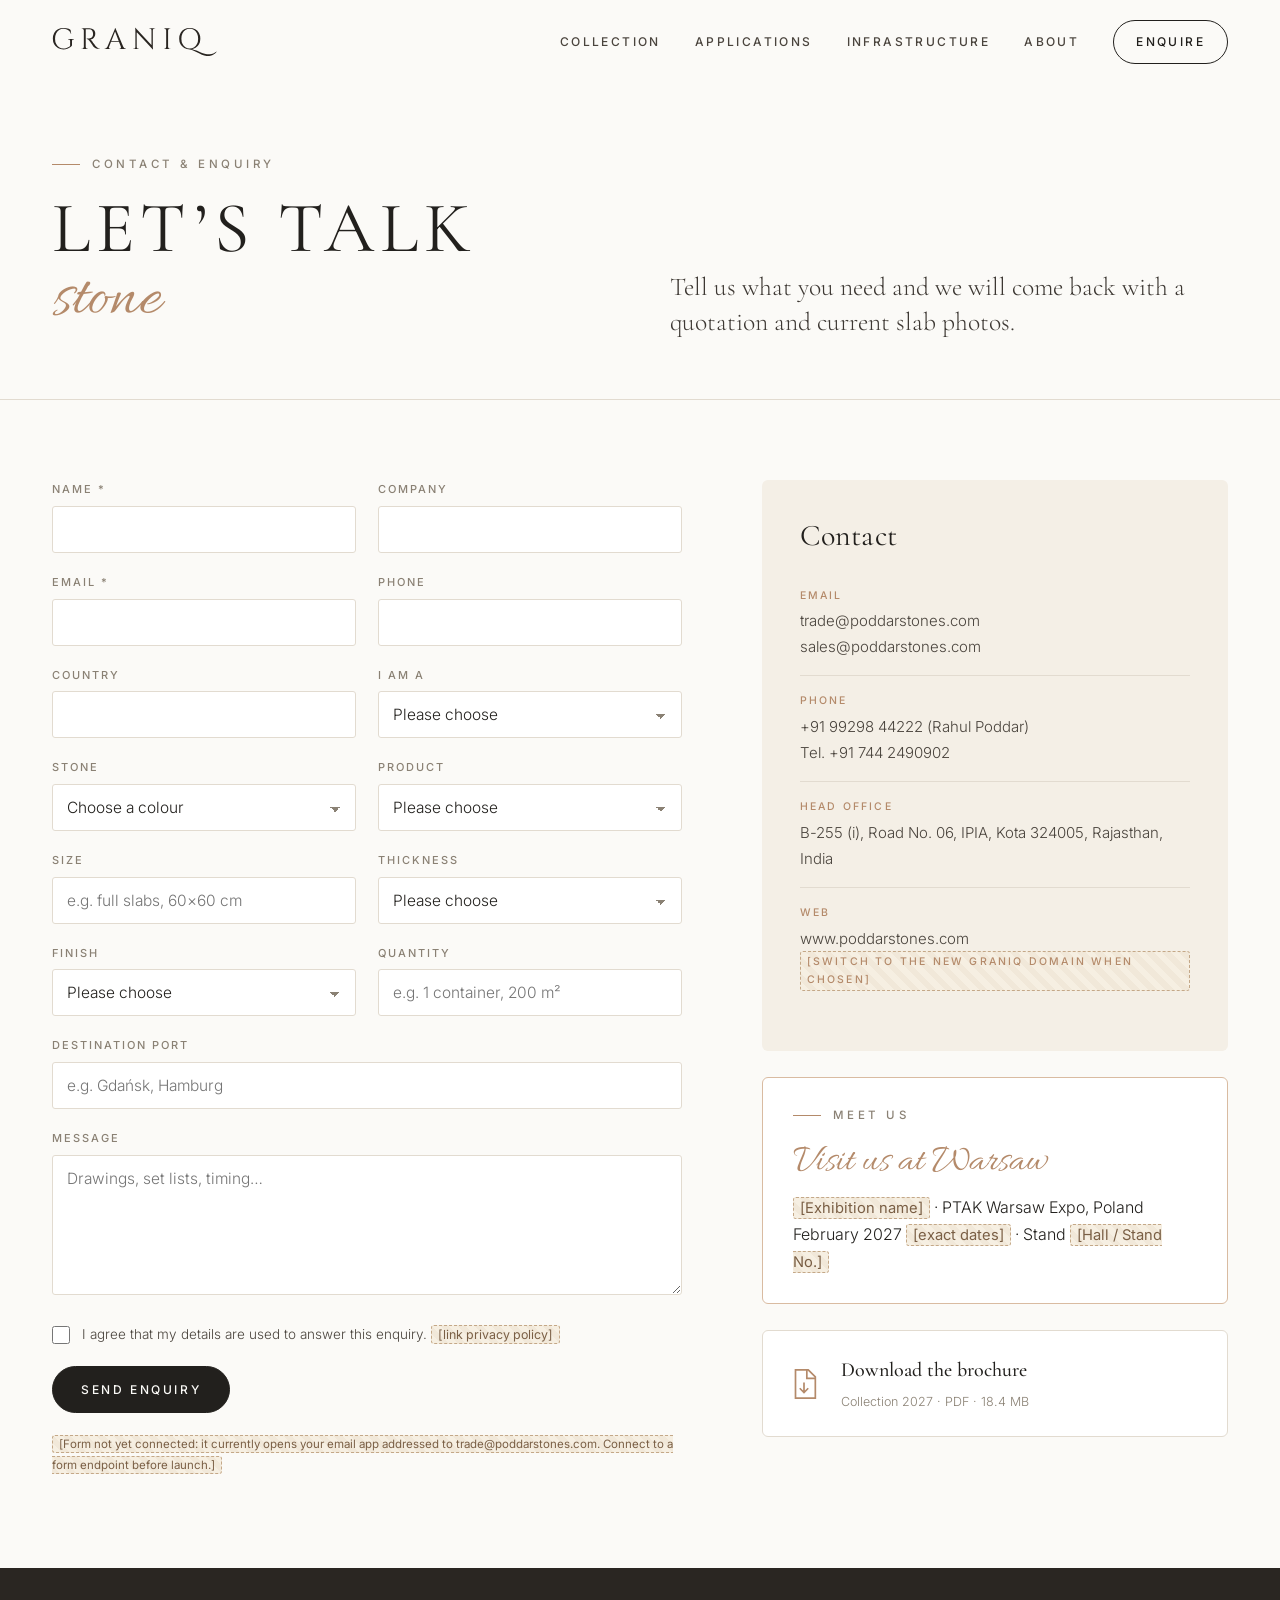
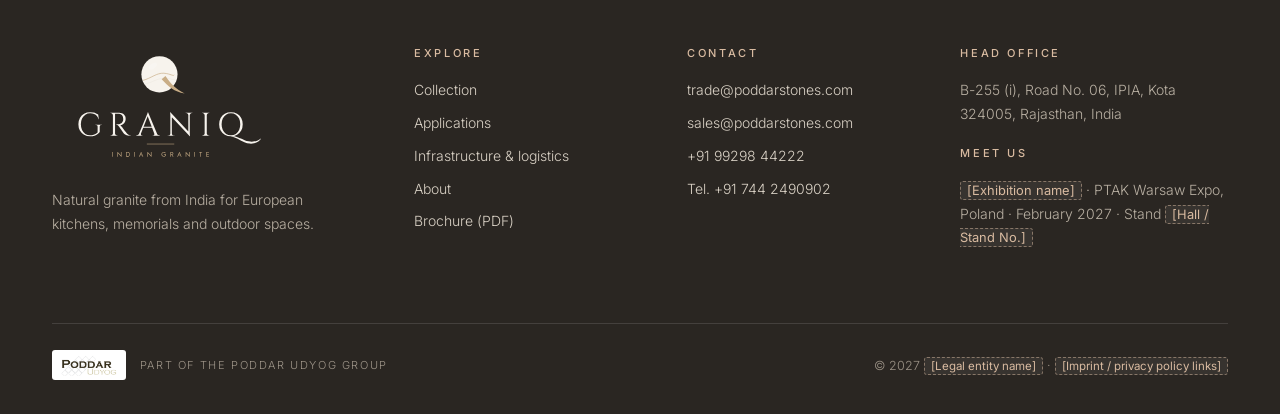
<file: contact.html>
<!doctype html>
<html lang="en">
<head>
<meta charset="utf-8">
<meta name="viewport" content="width=device-width, initial-scale=1">
<title>Contact & enquiry | GRANIQ – Indian Granite</title>
<meta name="description" content="Request a quotation for Indian granite slabs, tiles, countertops, memorials and outdoor stone. Visit us in Warsaw, February 2027.">
<meta name="theme-color" content="#fbfaf7">
<meta property="og:type" content="website">
<meta property="og:site_name" content="GRANIQ – Indian Granite">
<meta property="og:title" content="Contact &amp; enquiry | GRANIQ – Indian Granite">
<meta property="og:description" content="Request a quotation for Indian granite slabs, tiles, countertops, memorials and outdoor stone. Visit us in Warsaw, February 2027.">
<meta property="og:image" content="assets/img/cover-C-fan-1600.webp">
<link rel="icon" href="assets/logo/graniq_symbol.svg" type="image/svg+xml">
<link rel="preload" href="assets/fonts/cormorant.woff2" as="font" type="font/woff2" crossorigin>
<link rel="preload" href="assets/fonts/inter.woff2" as="font" type="font/woff2" crossorigin>
<link rel="stylesheet" href="assets/css/site.css">
<!-- [Placeholder: canonical URL, analytics and cookie banner to add once the domain is chosen] -->
</head>
<body data-page="contact">
<a class="ph" href="#main" style="position:absolute;left:-999px">Skip to content</a>
<header class="hdr"><div class="wrap">
 <a class="logo" href="index.html" aria-label="GRANIQ – Indian Granite, home"><img src="assets/logo/graniq_wordmark.svg" alt="GRANIQ" width="797" height="142"></a>
 <button class="burger" aria-label="Menu" aria-expanded="false" aria-controls="nav"><span></span><span></span><span></span></button>
 <nav class="nav" id="nav" aria-label="Main"><a href="collection.html">Collection</a><a href="applications.html">Applications</a><a href="infrastructure.html">Infrastructure</a><a href="about.html">About</a><a class="btn" href="contact.html" aria-current=page>Enquire</a></nav>
</div></header>
<main id="main">

<section class="phero"><div class="wrap">
 <div><div class="eyebrow">Contact &amp; enquiry</div><h1>Let’s talk<span class="script">stone</span></h1></div>
 <p class="lead">Tell us what you need and we will come back with a quotation and current slab photos.</p>
</div></section>
<section class="sec tight"><div class="wrap contact">
 <div>
  <!-- ENQUIRY FORM: frontend only. [Placeholder: wire up to a form endpoint / CRM before launch.]
       Until then it opens the visitor's email app with the filled-in enquiry addressed to trade@poddarstones.com. -->
  <form class="enq" id="enq" action="mailto:trade@poddarstones.com" method="post" enctype="text/plain" data-endpoint="" novalidate>
   <div><label for="f-name">Name *</label><input id="f-name" name="Name" required autocomplete="name"></div>
   <div><label for="f-company">Company</label><input id="f-company" name="Company" autocomplete="organization"></div>
   <div><label for="f-email">Email *</label><input id="f-email" name="Email" type="email" required autocomplete="email"></div>
   <div><label for="f-phone">Phone</label><input id="f-phone" name="Phone" type="tel" autocomplete="tel"></div>
   <div><label for="f-country">Country</label><input id="f-country" name="Country" autocomplete="country-name"></div>
   <div><label for="f-type">I am a</label><select id="f-type" name="Business"><option value="">Please choose</option><option>Fabricator / worktop maker</option><option>Memorial mason</option><option>Importer / distributor</option><option>Contractor / architect</option><option>Other</option></select></div>
   <div><label for="f-stone">Stone</label><select id="f-stone" name="Stone"><option value="">Choose a colour</option><option>Astoria</option><option>Astoria Wave</option><option>Black Forest</option><option>Black Galaxy</option><option>Black Pearl</option><option>Canyon Gold</option><option>Colonial White</option><option>Imperial Gold</option><option>Ivory Fantasy</option><option>Ivory White</option><option>Kashmir Gold</option><option>Kashmir White</option><option>Kuppam White</option><option>Lavender Blue</option><option>Ocean White</option><option>Panda Gold</option><option>Red Multicolour</option><option>Steam White</option><option>Steel Grey</option><option>Tan Brown</option><option>Titanium Black</option><option>Titanium Gold</option><option>Viscount White</option><option>Other / not sure</option></select></div>
   <div><label for="f-prod">Product</label><select id="f-prod" name="Product"><option value="">Please choose</option><option>Wire-saw slabs</option><option>Tiles</option><option>Countertops &amp; vanity tops</option><option>Memorials / monument sets</option><option>Paving, setts &amp; kerbs</option><option>Steps &amp; cladding</option><option>Other</option></select></div>
   <div><label for="f-size">Size</label><input id="f-size" name="Size" placeholder="e.g. full slabs, 60×60 cm"></div>
   <div><label for="f-thick">Thickness</label><select id="f-thick" name="Thickness"><option value="">Please choose</option><option>2 cm</option><option>3 cm</option><option>Other</option></select></div>
   <div><label for="f-fin">Finish</label><select id="f-fin" name="Finish"><option value="">Please choose</option><option>Polished</option><option>Honed</option><option>Leathered</option><option>Flamed</option><option>Bush-hammered</option><option>Sandblasted</option><option>Other</option></select></div>
   <div><label for="f-qty">Quantity</label><input id="f-qty" name="Quantity" placeholder="e.g. 1 container, 200 m²"></div>
   <div class="full"><label for="f-port">Destination port</label><input id="f-port" name="Destination port" placeholder="e.g. Gdańsk, Hamburg"></div>
   <div class="full"><label for="f-msg">Message</label><textarea id="f-msg" name="Message" placeholder="Drawings, set lists, timing…"></textarea></div>
   <div class="full consent"><input type="checkbox" id="f-ok" required><label for="f-ok" style="text-transform:none;letter-spacing:0;font-size:13.5px;font-weight:300;color:var(--ink2);margin:0">I agree that my details are used to answer this enquiry. <span class="ph">[link privacy policy]</span></label></div>
   <div class="full"><button class="btn solid" type="submit">Send enquiry</button></div>
   <p class="formnote"><span class="ph">[Form not yet connected: it currently opens your email app addressed to trade@poddarstones.com. Connect to a form endpoint before launch.]</span></p>
  </form>
 </div>
 <aside>
  <div class="cbox">
   <h3>Contact</h3>
   <div class="row"><span>Email</span><a href="mailto:trade@poddarstones.com">trade@poddarstones.com</a><br><a href="mailto:sales@poddarstones.com">sales@poddarstones.com</a></div>
   <div class="row"><span>Phone</span><a href="tel:+919929844222">+91 99298 44222</a> (Rahul Poddar)<br><a href="tel:+917442490902">Tel. +91 744 2490902</a></div>
   <div class="row"><span>Head office</span>B-255 (i), Road No. 06, IPIA, Kota 324005, Rajasthan, India</div>
   <div class="row"><span>Web</span>www.poddarstones.com <span class="ph">[switch to the new Graniq domain when chosen]</span></div>
  </div>
  <div class="expo"><div class="eyebrow">Meet us</div><div class="script">Visit us at Warsaw</div><p style="margin:12px 0 0"><span class="ph">[Exhibition name]</span> · PTAK Warsaw Expo, Poland<br>February 2027 <span class="ph">[exact dates]</span> · Stand <span class="ph">[Hall / Stand No.]</span></p></div>
  <a class="dl" href="downloads/graniq-indian-granite-brochure-2027.pdf" download><svg width="34" height="34" viewBox="0 0 24 24" fill="none" stroke="currentColor" stroke-width="1.2"><path d="M6 2h9l5 5v15H6z"/><path d="M14 2v6h6"/><path d="M12 11v7M9 15l3 3 3-3"/></svg><div><b>Download the brochure</b><small>Collection 2027 · PDF · 18.4 MB</small></div></a>
 </aside>
</div></section>
</main>
<footer class="ftr"><div class="wrap">
 <div class="grid">
  <div><img class="flogo" src="assets/logo/graniq_stacked_reverse.svg" alt="GRANIQ – Indian Granite" width="792" height="430" loading="lazy">
   <p>Natural granite from India for European kitchens, memorials and outdoor spaces.</p></div>
  <div><h4>Explore</h4><ul><li><a href="collection.html">Collection</a></li><li><a href="applications.html">Applications</a></li><li><a href="infrastructure.html">Infrastructure &amp; logistics</a></li><li><a href="about.html">About</a></li><li><a href="downloads/graniq-indian-granite-brochure-2027.pdf" download>Brochure (PDF)</a></li></ul></div>
  <div><h4>Contact</h4><ul><li><a href="mailto:trade@poddarstones.com">trade@poddarstones.com</a></li><li><a href="mailto:sales@poddarstones.com">sales@poddarstones.com</a></li><li><a href="tel:+919929844222">+91 99298 44222</a></li><li><a href="tel:+917442490902">Tel. +91 744 2490902</a></li></ul></div>
  <div><h4>Head office</h4><p>B-255 (i), Road No. 06, IPIA, Kota 324005, Rajasthan, India</p><h4 style="margin-top:22px">Meet us</h4><p><span class="ph">[Exhibition name]</span> · PTAK Warsaw Expo, Poland · February 2027 · Stand <span class="ph">[Hall / Stand No.]</span></p></div>
 </div>
 <div class="bottom">
  <div class="parent"><img src="assets/img/poddar-udyog-logo.png" alt="Poddar Udyog" width="807" height="307" loading="lazy"><span>Part of the Poddar Udyog group</span></div>
  <div>© 2027 <span class="ph">[Legal entity name]</span> · <span class="ph">[Imprint / privacy policy links]</span></div>
 </div>
</div></footer>
<script src="assets/js/site.js" defer></script>
</body>
</html>
</file>
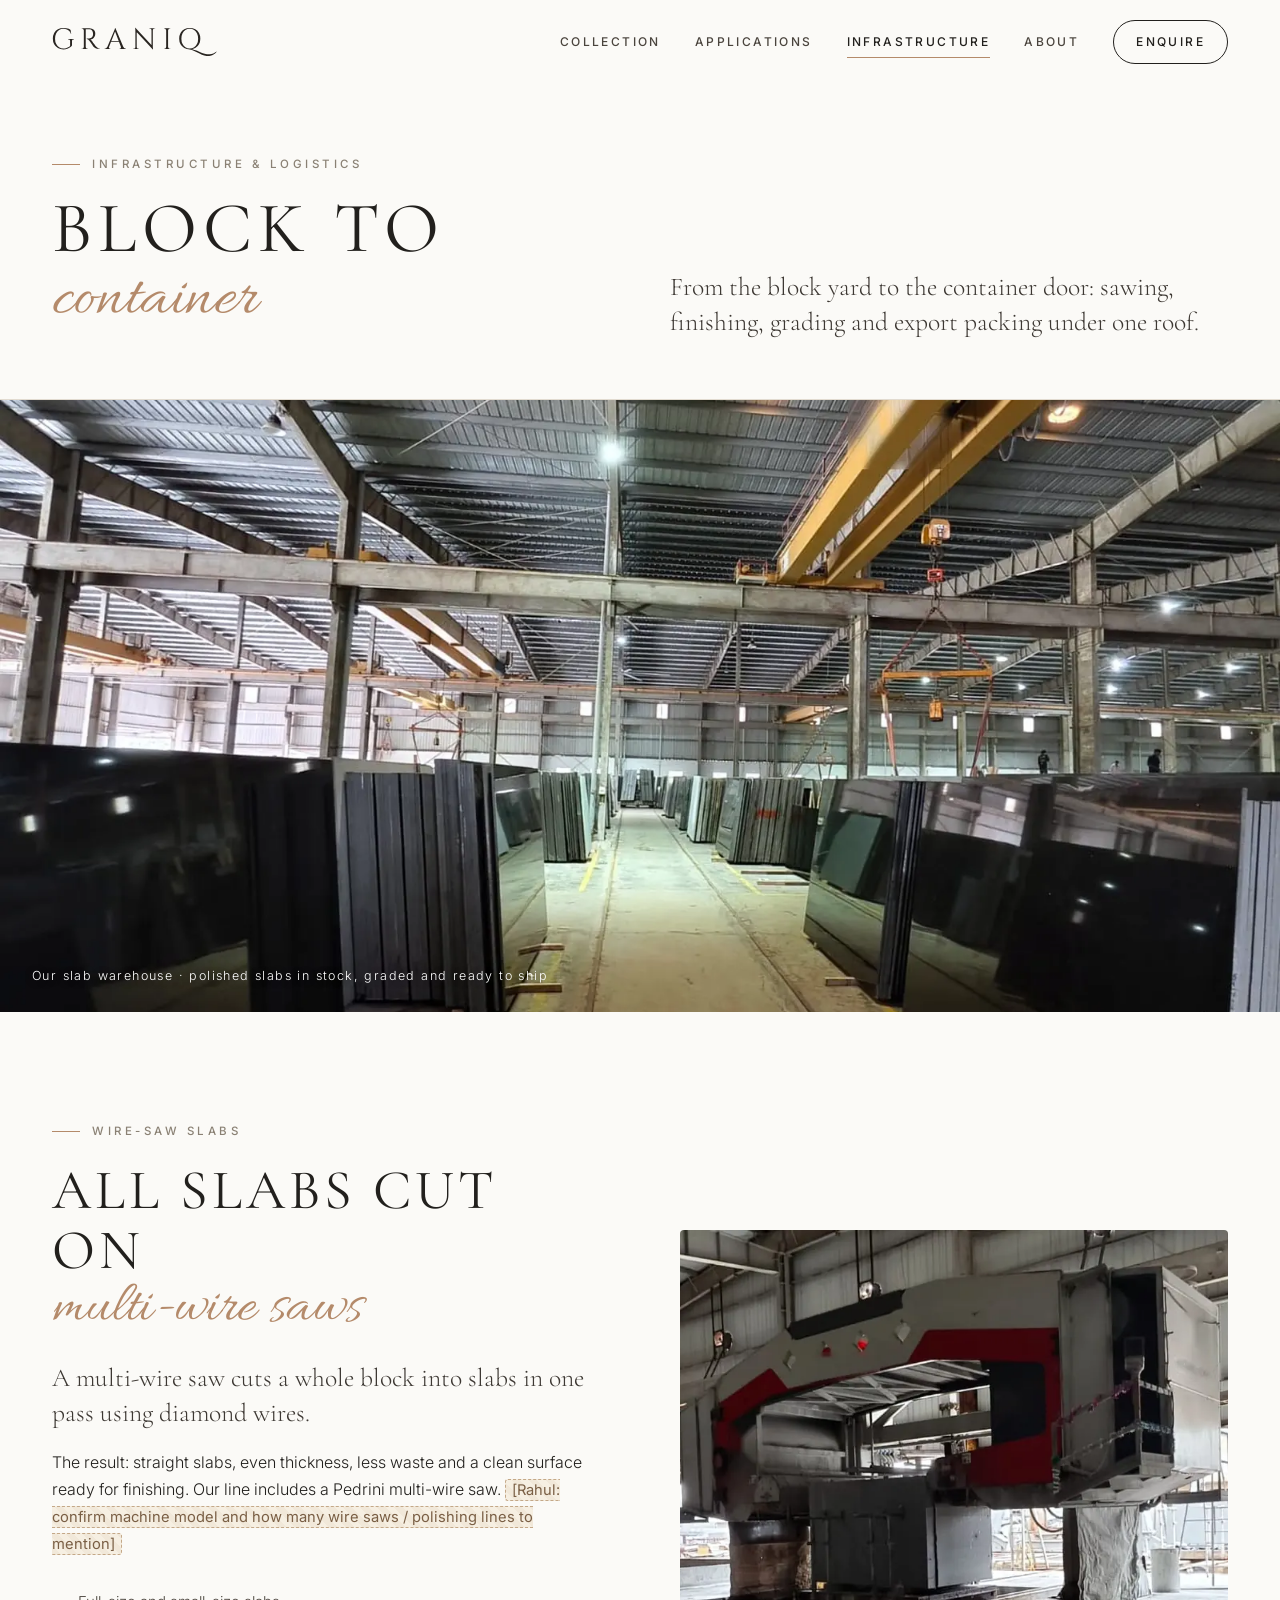
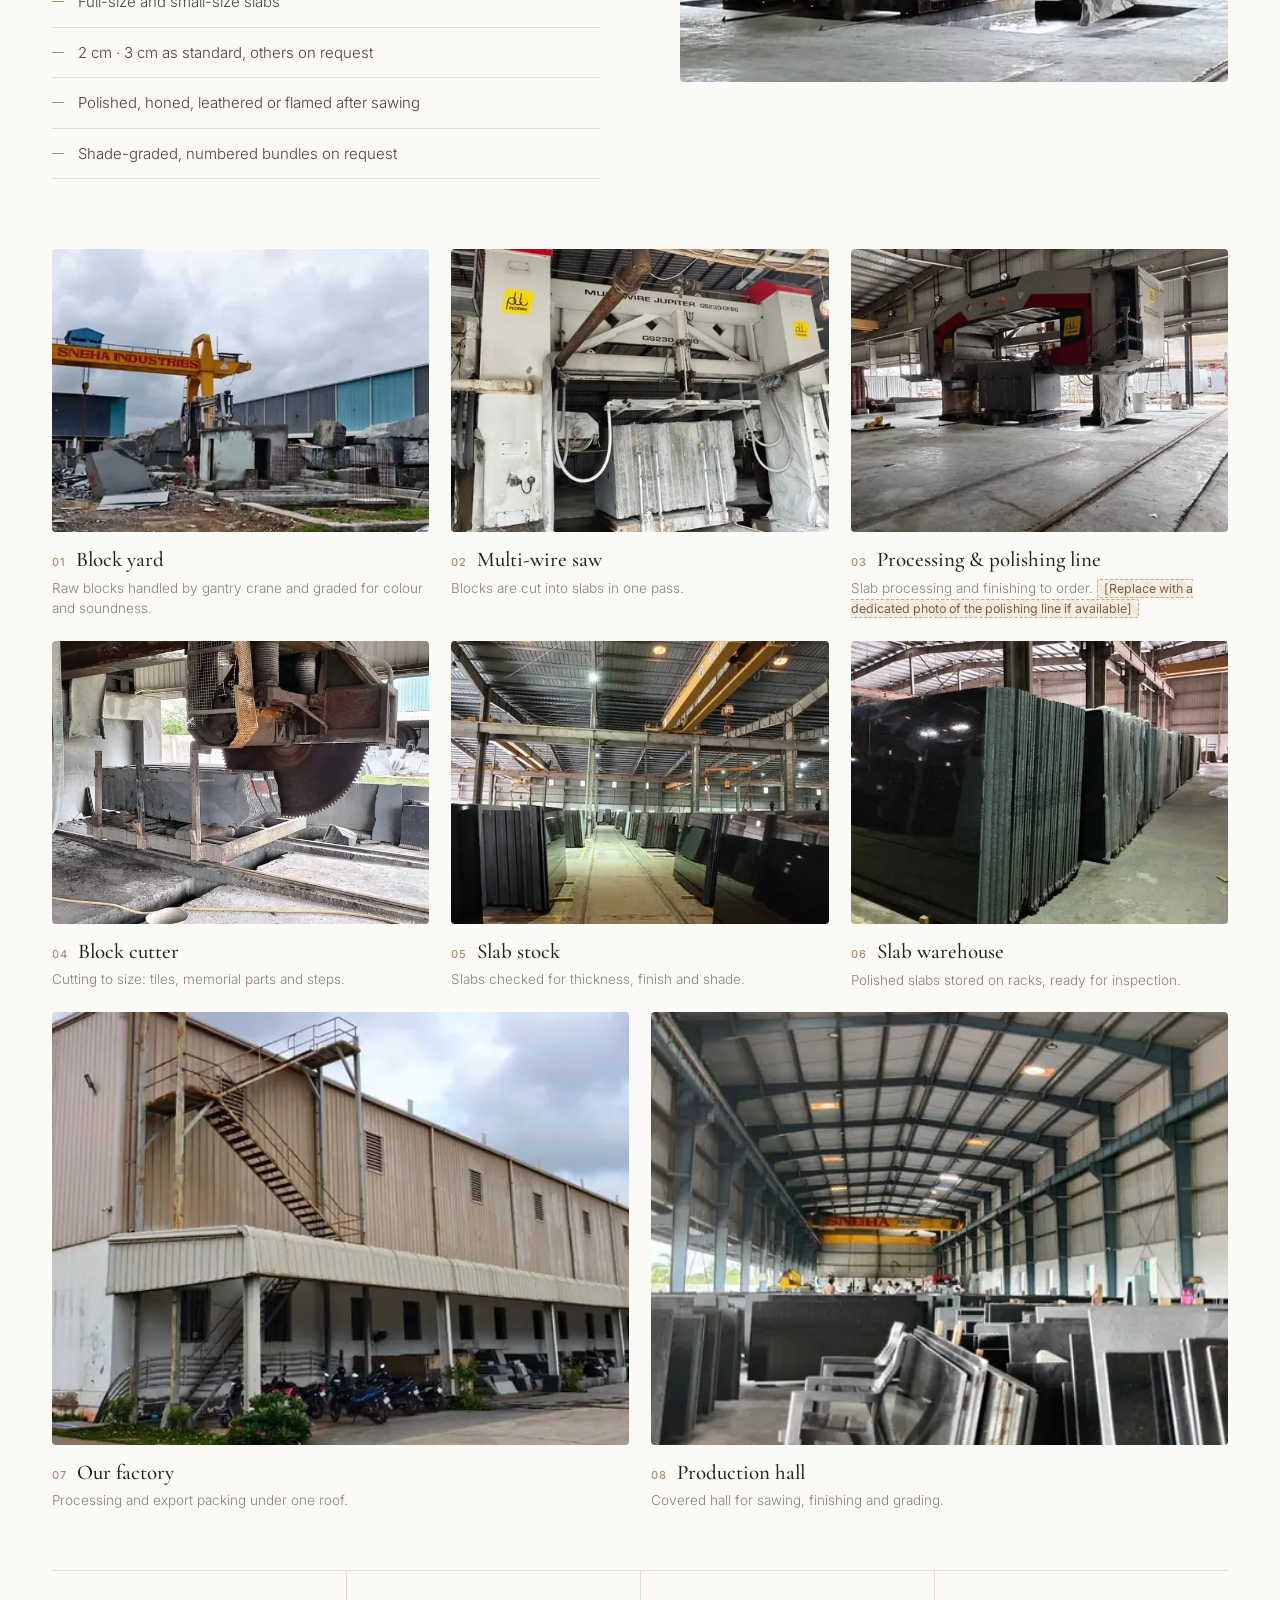
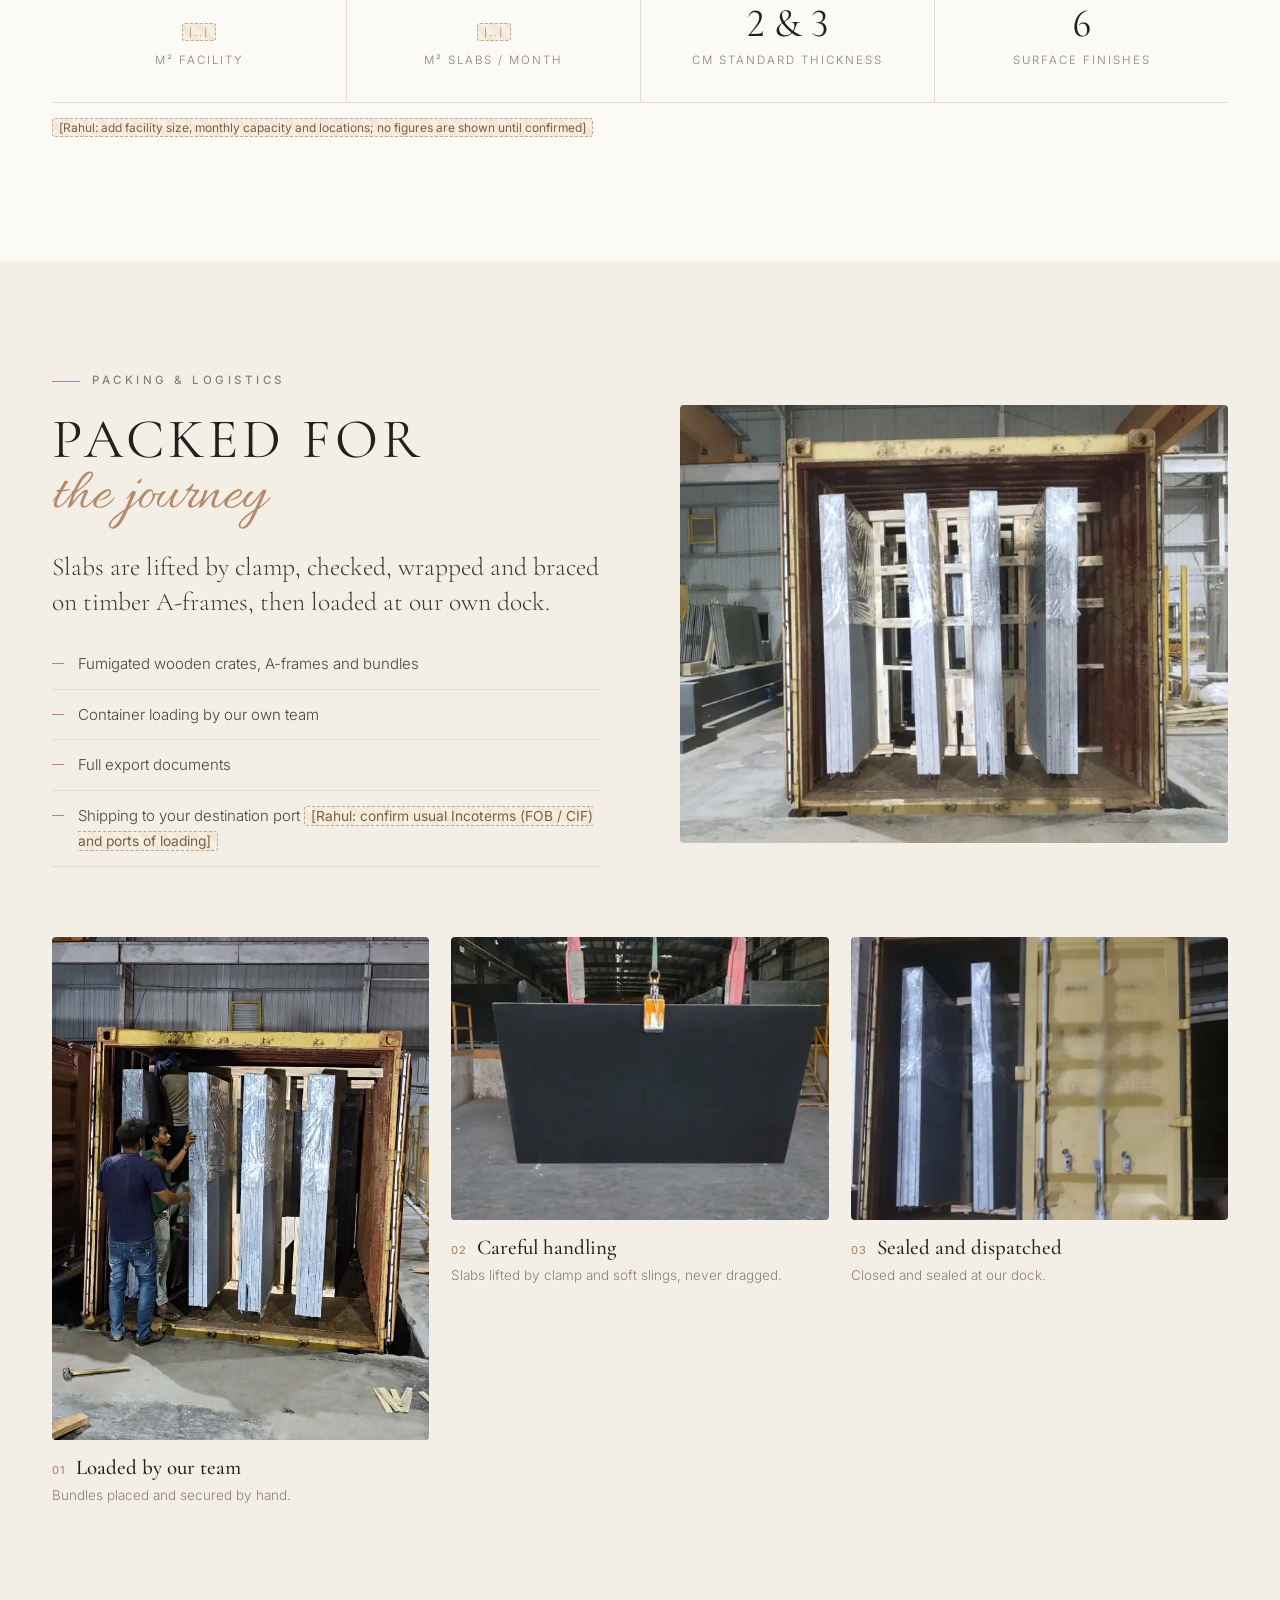
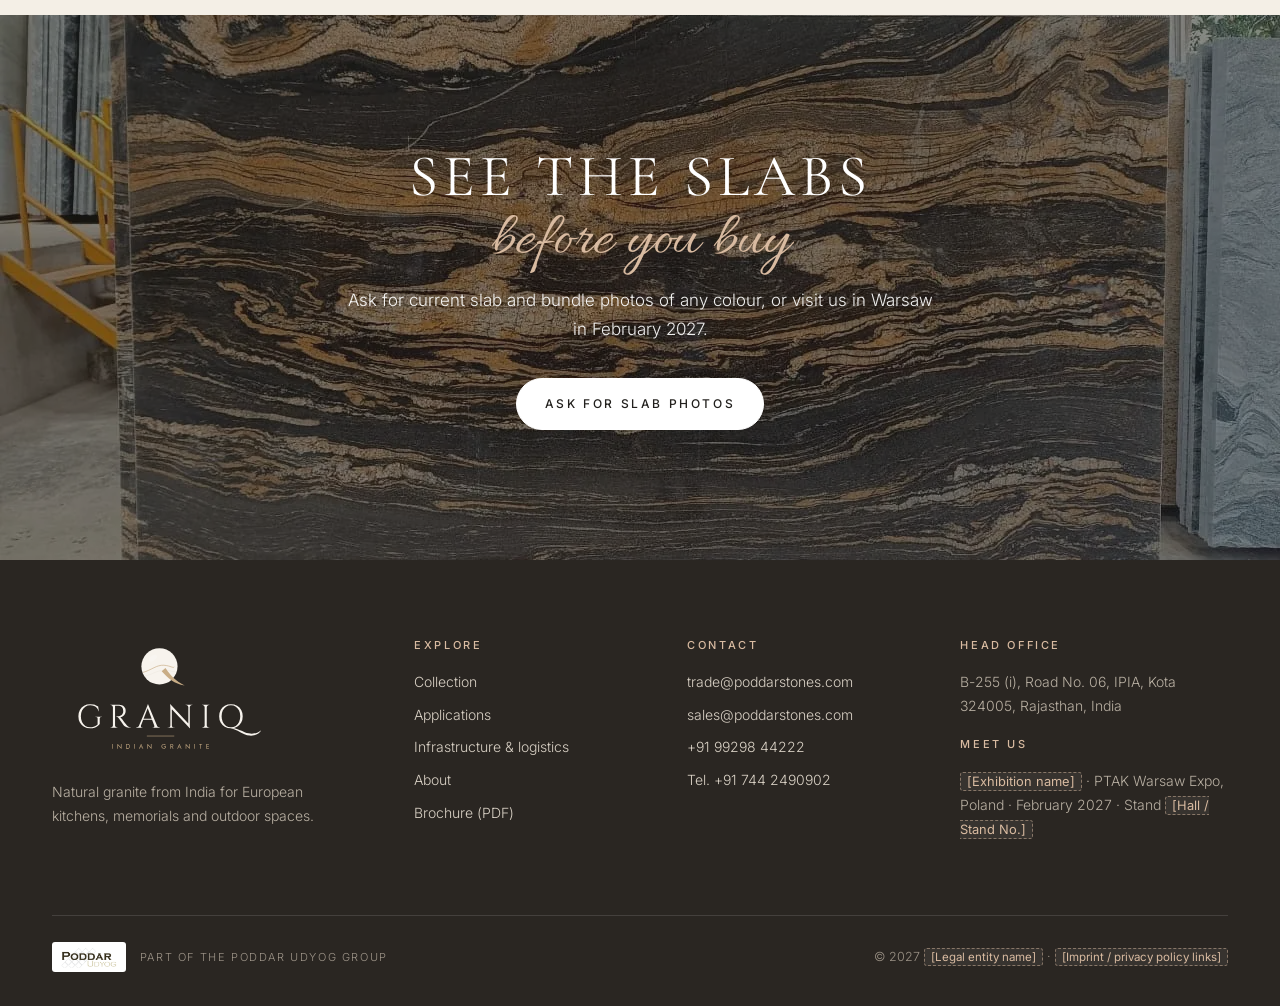
<file: infrastructure.html>
<!doctype html>
<html lang="en">
<head>
<meta charset="utf-8">
<meta name="viewport" content="width=device-width, initial-scale=1">
<title>Infrastructure & logistics | GRANIQ – Indian Granite</title>
<meta name="description" content="Multi-wire saw slabs, finishing and grading, and export packing with container loading at our own dock.">
<meta name="theme-color" content="#fbfaf7">
<meta property="og:type" content="website">
<meta property="og:site_name" content="GRANIQ – Indian Granite">
<meta property="og:title" content="Infrastructure &amp; logistics | GRANIQ – Indian Granite">
<meta property="og:description" content="Multi-wire saw slabs, finishing and grading, and export packing with container loading at our own dock.">
<meta property="og:image" content="assets/img/cover-C-fan-1600.webp">
<link rel="icon" href="assets/logo/graniq_symbol.svg" type="image/svg+xml">
<link rel="preload" href="assets/fonts/cormorant.woff2" as="font" type="font/woff2" crossorigin>
<link rel="preload" href="assets/fonts/inter.woff2" as="font" type="font/woff2" crossorigin>
<link rel="stylesheet" href="assets/css/site.css">
<!-- [Placeholder: canonical URL, analytics and cookie banner to add once the domain is chosen] -->
</head>
<body data-page="infrastructure">
<a class="ph" href="#main" style="position:absolute;left:-999px">Skip to content</a>
<header class="hdr"><div class="wrap">
 <a class="logo" href="index.html" aria-label="GRANIQ – Indian Granite, home"><img src="assets/logo/graniq_wordmark.svg" alt="GRANIQ" width="797" height="142"></a>
 <button class="burger" aria-label="Menu" aria-expanded="false" aria-controls="nav"><span></span><span></span><span></span></button>
 <nav class="nav" id="nav" aria-label="Main"><a href="collection.html">Collection</a><a href="applications.html">Applications</a><a href="infrastructure.html" aria-current=page>Infrastructure</a><a href="about.html">About</a><a class="btn" href="contact.html">Enquire</a></nav>
</div></header>
<main id="main">

<section class="phero"><div class="wrap">
 <div><div class="eyebrow">Infrastructure &amp; logistics</div><h1>Block to<span class="script">container</span></h1></div>
 <p class="lead">From the block yard to the container door: sawing, finishing, grading and export packing under one roof.</p>
</div></section>
<section class="banner"><img src="assets/img/inf-warehouse-800.webp" srcset="assets/img/inf-warehouse-800.webp 800w, assets/img/inf-warehouse-1600.webp 1600w" sizes="100vw" width="1600" height="853" alt="Our slab warehouse: polished slabs in stock, graded and ready to ship" fetchpriority="high" decoding="async"><div class="bcap">Our slab warehouse · polished slabs in stock, graded and ready to ship</div></section>

<section class="sec"><div class="wrap">
 <div class="split">
  <div class="rv"><div class="eyebrow">Wire-saw slabs</div><h2 class="h2">All slabs cut on<span class="script">multi-wire saws</span></h2>
   <p class="lead">A multi-wire saw cuts a whole block into slabs in one pass using diamond wires.</p>
   <p>The result: straight slabs, even thickness, less waste and a clean surface ready for finishing. Our line includes a Pedrini multi-wire saw. <span class="ph">[Rahul: confirm machine model and how many wire saws / polishing lines to mention]</span></p>
   <ul class="bl"><li>Full-size and small-size slabs</li><li>2 cm · 3 cm as standard, others on request</li><li>Polished, honed, leathered or flamed after sawing</li><li>Shade-graded, numbered bundles on request</li></ul></div>
  <div class="media rv" style="aspect-ratio:4/3.3"><img src="assets/img/inf-multiwire-v11-800.webp" srcset="assets/img/inf-multiwire-v11-800.webp 800w, assets/img/inf-multiwire-v11-1600.webp 1308w" sizes="(max-width:900px) 92vw, 580px" width="1308" height="1040" alt="Pedrini multi-wire saw cutting a granite block" loading="lazy" decoding="async"></div>
 </div>
 <div class="gal">
  <figure class="rv "><div class="im"><img src="assets/img/infra-blockyard-800.webp" srcset="assets/img/infra-blockyard-800.webp 800w, assets/img/infra-blockyard-1600.webp 1600w" sizes="(max-width:900px) 92vw, 400px" width="1600" height="620" alt="Block yard: Raw blocks handled by gantry crane and graded for colour and soundness." loading="lazy" decoding="async"></div><figcaption><b><span class=n>01</span>Block yard</b>Raw blocks handled by gantry crane and graded for colour and soundness.</figcaption></figure>
  <figure class="rv "><div class="im"><img src="assets/img/infra-multiwire-800.webp" srcset="assets/img/infra-multiwire-800.webp 800w, assets/img/infra-multiwire-1600.webp 1600w" sizes="(max-width:900px) 46vw, 400px" width="1600" height="720" alt="Multi-wire saw: Blocks are cut into slabs in one pass." loading="lazy" decoding="async"></div><figcaption><b><span class=n>02</span>Multi-wire saw</b>Blocks are cut into slabs in one pass.</figcaption></figure>
  <figure class="rv "><div class="im"><img src="assets/img/infra-line-800.webp" srcset="assets/img/infra-line-800.webp 800w, assets/img/infra-line-1600.webp 1600w" sizes="(max-width:900px) 46vw, 400px" width="1600" height="720" alt="Processing &amp;amp; polishing line: Slab processing and finishing to order. &lt;span class=&quot;ph&quot;&gt;[Replace with a dedicated photo of the polishing line if available]&lt;/span&gt;" loading="lazy" decoding="async"></div><figcaption><b><span class=n>03</span>Processing &amp; polishing line</b>Slab processing and finishing to order. <span class="ph">[Replace with a dedicated photo of the polishing line if available]</span></figcaption></figure>
  <figure class="rv "><div class="im"><img src="assets/img/infra-cutter-800.webp" srcset="assets/img/infra-cutter-800.webp 720w, assets/img/infra-cutter-1600.webp 720w" sizes="(max-width:900px) 46vw, 400px" width="720" height="1600" alt="Block cutter: Cutting to size: tiles, memorial parts and steps." loading="lazy" decoding="async"></div><figcaption><b><span class=n>04</span>Block cutter</b>Cutting to size: tiles, memorial parts and steps.</figcaption></figure>
  <figure class="rv "><div class="im"><img src="assets/img/infra-stock-800.webp" srcset="assets/img/infra-stock-800.webp 800w, assets/img/infra-stock-1600.webp 1600w" sizes="(max-width:900px) 46vw, 400px" width="1600" height="720" alt="Slab stock: Slabs checked for thickness, finish and shade." loading="lazy" decoding="async"></div><figcaption><b><span class=n>05</span>Slab stock</b>Slabs checked for thickness, finish and shade.</figcaption></figure>
  <figure class="rv "><div class="im"><img src="assets/img/infra-warehouse-800.webp" srcset="assets/img/infra-warehouse-800.webp 800w, assets/img/infra-warehouse-1600.webp 1600w" sizes="(max-width:900px) 46vw, 400px" width="1600" height="720" alt="Slab warehouse: Polished slabs stored on racks, ready for inspection." loading="lazy" decoding="async"></div><figcaption><b><span class=n>06</span>Slab warehouse</b>Polished slabs stored on racks, ready for inspection.</figcaption></figure>
  <figure class="rv w6"><div class="im"><img src="assets/img/infra-building-800.webp" srcset="assets/img/infra-building-800.webp 800w, assets/img/infra-building-1600.webp 1600w" sizes="(max-width:900px) 92vw, 600px" width="1600" height="721" alt="Our factory: Processing and export packing under one roof." loading="lazy" decoding="async"></div><figcaption><b><span class=n>07</span>Our factory</b>Processing and export packing under one roof.</figcaption></figure>
  <figure class="rv w6"><div class="im"><img src="assets/img/infra-hall-800.webp" srcset="assets/img/infra-hall-800.webp 800w, assets/img/infra-hall-1600.webp 1600w" sizes="(max-width:900px) 92vw, 600px" width="1600" height="721" alt="Production hall: Covered hall for sawing, finishing and grading." loading="lazy" decoding="async"></div><figcaption><b><span class=n>08</span>Production hall</b>Covered hall for sawing, finishing and grading.</figcaption></figure>
 </div>
 <div class="facts rv"><div><b><span class="ph">[…]</span></b><span>m² facility</span></div><div><b><span class="ph">[…]</span></b><span>m² slabs / month</span></div><div><b>2 &amp; 3</b><span>cm standard thickness</span></div><div><b>6</b><span>surface finishes</span></div></div>
 <p class="note" style="margin-top:14px"><span class="ph">[Rahul: add facility size, monthly capacity and locations; no figures are shown until confirmed]</span></p>
</div></section>

<section class="sec ivory"><div class="wrap">
 <div class="split rev">
  <div class="media rv" style="aspect-ratio:4/3.2"><img src="assets/img/inf-ct-front-800.webp" srcset="assets/img/inf-ct-front-800.webp 800w, assets/img/inf-ct-front-1600.webp 1600w" sizes="(max-width:900px) 92vw, 580px" width="1600" height="1200" alt="Wrapped slab bundles braced on fumigated timber A-frames in a container" loading="lazy" decoding="async"></div>
  <div class="rv"><div class="eyebrow">Packing &amp; logistics</div><h2 class="h2">Packed for<span class="script">the journey</span></h2>
   <p class="lead">Slabs are lifted by clamp, checked, wrapped and braced on timber A-frames, then loaded at our own dock.</p>
   <ul class="bl"><li>Fumigated wooden crates, A-frames and bundles</li><li>Container loading by our own team</li><li>Full export documents</li><li>Shipping to your destination port <span class="ph">[Rahul: confirm usual Incoterms (FOB / CIF) and ports of loading]</span></li></ul></div>
 </div>
 <div class="gal">
  <figure class="rv tall"><div class="im"><img src="assets/img/inf-ct-workers-800.webp" srcset="assets/img/inf-ct-workers-800.webp 721w, assets/img/inf-ct-workers-1600.webp 721w" sizes="(max-width:900px) 46vw, 400px" width="721" height="1044" alt="Loaded by our team: Bundles placed and secured by hand." loading="lazy" decoding="async"></div><figcaption><b><span class=n>01</span>Loaded by our team</b>Bundles placed and secured by hand.</figcaption></figure>
  <figure class="rv "><div class="im"><img src="assets/img/inf-handling-800.webp" srcset="assets/img/inf-handling-800.webp 800w, assets/img/inf-handling-1600.webp 1600w" sizes="(max-width:900px) 46vw, 400px" width="1600" height="721" alt="Careful handling: Slabs lifted by clamp and soft slings, never dragged." loading="lazy" decoding="async"></div><figcaption><b><span class=n>02</span>Careful handling</b>Slabs lifted by clamp and soft slings, never dragged.</figcaption></figure>
  <figure class="rv "><div class="im"><img src="assets/img/inf-ct-truck-800.webp" srcset="assets/img/inf-ct-truck-800.webp 800w, assets/img/inf-ct-truck-1600.webp 1090w" sizes="(max-width:900px) 46vw, 400px" width="1090" height="940" alt="Sealed and dispatched: Closed and sealed at our dock." loading="lazy" decoding="async"></div><figcaption><b><span class=n>03</span>Sealed and dispatched</b>Closed and sealed at our dock.</figcaption></figure>
 </div>
</div></section>

<section class="cta"><img src="assets/img/infra-panda-warehouse-800.webp" srcset="assets/img/infra-panda-warehouse-800.webp 800w, assets/img/infra-panda-warehouse-1600.webp 1280w" sizes="100vw" width="1280" height="960" alt="Panda Gold slab in our warehouse" loading="lazy" decoding="async"><div class="wrap rv">
 <h2>See the slabs<span class="script">before you buy</span></h2>
 <p>Ask for current slab and bundle photos of any colour, or visit us in Warsaw in February 2027.</p>
 <div class="ctas"><a class="btn solid" href="contact.html">Ask for slab photos</a></div>
</div></section>
</main>
<footer class="ftr"><div class="wrap">
 <div class="grid">
  <div><img class="flogo" src="assets/logo/graniq_stacked_reverse.svg" alt="GRANIQ – Indian Granite" width="792" height="430" loading="lazy">
   <p>Natural granite from India for European kitchens, memorials and outdoor spaces.</p></div>
  <div><h4>Explore</h4><ul><li><a href="collection.html">Collection</a></li><li><a href="applications.html">Applications</a></li><li><a href="infrastructure.html">Infrastructure &amp; logistics</a></li><li><a href="about.html">About</a></li><li><a href="downloads/graniq-indian-granite-brochure-2027.pdf" download>Brochure (PDF)</a></li></ul></div>
  <div><h4>Contact</h4><ul><li><a href="mailto:trade@poddarstones.com">trade@poddarstones.com</a></li><li><a href="mailto:sales@poddarstones.com">sales@poddarstones.com</a></li><li><a href="tel:+919929844222">+91 99298 44222</a></li><li><a href="tel:+917442490902">Tel. +91 744 2490902</a></li></ul></div>
  <div><h4>Head office</h4><p>B-255 (i), Road No. 06, IPIA, Kota 324005, Rajasthan, India</p><h4 style="margin-top:22px">Meet us</h4><p><span class="ph">[Exhibition name]</span> · PTAK Warsaw Expo, Poland · February 2027 · Stand <span class="ph">[Hall / Stand No.]</span></p></div>
 </div>
 <div class="bottom">
  <div class="parent"><img src="assets/img/poddar-udyog-logo.png" alt="Poddar Udyog" width="807" height="307" loading="lazy"><span>Part of the Poddar Udyog group</span></div>
  <div>© 2027 <span class="ph">[Legal entity name]</span> · <span class="ph">[Imprint / privacy policy links]</span></div>
 </div>
</div></footer>
<script src="assets/js/site.js" defer></script>
</body>
</html>
</file>
<file: assets/css/site.css>
/* GRANIQ – Indian Granite · site styles (matches the 2027 brochure: Cormorant Garamond / Allura / Inter, bronze accent) */
@font-face{font-family:'Cormorant Garamond';src:url(../fonts/cormorant.woff2) format('woff2');font-weight:300 700;font-display:swap}
@font-face{font-family:'Cormorant Garamond';src:url(../fonts/cormorant-italic.woff2) format('woff2');font-weight:300 700;font-style:italic;font-display:swap}
@font-face{font-family:'Inter';src:url(../fonts/inter.woff2) format('woff2');font-weight:100 900;font-display:swap}
@font-face{font-family:'Allura';src:url(../fonts/allura.woff2) format('woff2');font-weight:400;font-display:swap}
:root{--ink:#22201d;--ink2:#4a443d;--stone:#8a8174;--paper:#fbfaf7;--ivory:#f4efe6;--sand:#ece4d7;--bronze:#9a7b5b;--rose:#b48a6a;--rose2:#d9bba1;--line:#e2dbd0;--bar:#3b3631;
 --serif:'Cormorant Garamond',Georgia,serif;--script:'Allura',cursive;--sans:'Inter',system-ui,-apple-system,'Segoe UI',sans-serif;--w:1240px;--r:4px}
*{box-sizing:border-box;margin:0;padding:0}
html{scroll-behavior:smooth;-webkit-text-size-adjust:100%}
body{font-family:var(--sans);font-weight:300;color:var(--ink);background:var(--paper);font-size:16px;line-height:1.7;font-variant-numeric:lining-nums;-webkit-font-smoothing:antialiased}
img{display:block;max-width:100%;height:auto}
a{color:inherit;text-decoration:none}
p{margin-bottom:1em}
h1,h2,h3,h4{font-family:var(--serif);font-weight:400;line-height:1.08;letter-spacing:.2px}
.wrap{max-width:var(--w);margin:0 auto;padding:0 32px}
.script{font-family:var(--script);color:var(--rose);font-weight:400;text-transform:none;letter-spacing:0}
.eyebrow{font-size:11.5px;letter-spacing:3.5px;text-transform:uppercase;color:var(--stone);font-weight:500;display:flex;align-items:center;gap:12px;margin-bottom:18px}
.eyebrow:before{content:'';width:28px;height:1px;background:var(--rose)}
.eyebrow.c{justify-content:center}.eyebrow.c:after{content:'';width:28px;height:1px;background:var(--rose)}
.h2{font-size:clamp(34px,4.4vw,56px);text-transform:uppercase;letter-spacing:4px;margin-bottom:22px}
.h2 .script{display:block;font-size:1.05em;letter-spacing:0;margin-top:-.05em;line-height:1.05}
.lead{font-family:var(--serif);font-size:clamp(21px,2vw,26px);line-height:1.35;color:#3d3833;margin-bottom:18px}
.note{font-size:13px;color:var(--stone);line-height:1.6}
.sec{padding:110px 0}
.sec.tight{padding:80px 0}
.ivory{background:var(--ivory)}
.center{text-align:center}
.btn{display:inline-flex;align-items:center;gap:10px;font-size:12px;letter-spacing:2.6px;text-transform:uppercase;font-weight:500;padding:15px 28px;border:1px solid var(--ink);border-radius:999px;transition:.25s;cursor:pointer;background:none;color:var(--ink);font-family:var(--sans)}
.btn:hover{background:var(--ink);color:var(--paper)}
.btn.solid{background:var(--ink);color:var(--paper)}.btn.solid:hover{background:var(--bronze);border-color:var(--bronze)}
.btn.light{border-color:rgba(255,255,255,.8);color:#fff}.btn.light:hover{background:#fff;color:var(--ink)}
.link{font-size:12px;letter-spacing:2.6px;text-transform:uppercase;font-weight:500;border-bottom:1px solid var(--rose);padding-bottom:3px;transition:.2s}
.link:hover{color:var(--bronze)}
.ph{background:repeating-linear-gradient(45deg,#f6efe2,#f6efe2 6px,#f1e8d9 6px,#f1e8d9 12px);border:1px dashed #c4a888;color:#7a5f45;padding:1px 6px;border-radius:3px;font-size:.92em;font-weight:400;white-space:normal}
/* header */
.hdr{position:sticky;top:0;z-index:50;background:rgba(251,250,247,.92);backdrop-filter:saturate(1.2) blur(10px);-webkit-backdrop-filter:blur(10px);border-bottom:1px solid transparent;transition:border-color .3s}
.hdr.scrolled{border-bottom-color:var(--line)}
.hdr .wrap{display:flex;align-items:center;justify-content:space-between;height:84px}
.logo img{height:30px;width:auto}
.nav{display:flex;align-items:center;gap:34px}
.nav a{font-size:12px;letter-spacing:2.4px;text-transform:uppercase;font-weight:500;color:var(--ink2);position:relative;padding:6px 0}
.nav a:after{content:'';position:absolute;left:0;right:100%;bottom:0;height:1px;background:var(--rose);transition:right .3s}
.nav a:hover:after,.nav a[aria-current=page]:after{right:0}
.nav a[aria-current=page]{color:var(--ink)}
.nav .btn{padding:11px 22px;color:var(--ink)}.nav .btn:after{display:none}.nav .btn:hover{color:var(--paper)}
.burger{display:none;background:none;border:0;width:44px;height:44px;cursor:pointer;position:relative}
.burger span{position:absolute;left:10px;right:10px;height:1.4px;background:var(--ink);transition:.3s}
.burger span:nth-child(1){top:16px}.burger span:nth-child(2){top:22px}.burger span:nth-child(3){top:28px}
.nav-open .burger span:nth-child(1){top:22px;transform:rotate(45deg)}.nav-open .burger span:nth-child(2){opacity:0}.nav-open .burger span:nth-child(3){top:22px;transform:rotate(-45deg)}
/* hero (home) */
.hero{position:relative;padding:40px 0 90px;overflow:hidden}
.hero .wrap{display:grid;grid-template-columns:1.05fr 1fr;gap:70px;align-items:center}
.hero-k{font-size:12px;letter-spacing:4px;text-transform:uppercase;color:var(--stone);font-weight:500;margin-bottom:26px}
.hero-logo{width:min(470px,100%);margin-bottom:34px}
.hero h1{font-size:clamp(30px,3.1vw,42px);line-height:1.18;color:#2f2b27;margin-bottom:22px;max-width:520px}
.hero h1 em{font-style:italic;color:var(--bronze)}
.hero p.sub{max-width:470px;color:var(--ink2);margin-bottom:34px}
.hero .ctas{display:flex;gap:16px;flex-wrap:wrap;align-items:center}
.pills{display:flex;flex-wrap:wrap;gap:10px;margin-top:42px}
.pills span{font-size:11.5px;letter-spacing:1.6px;text-transform:uppercase;color:var(--ink2);border:1px solid var(--line);border-radius:999px;padding:7px 15px;background:#fff}
.arch{position:relative;border-radius:999px 999px 6px 6px;overflow:hidden;aspect-ratio:3/3.9;box-shadow:0 30px 60px -30px rgba(80,60,40,.35);background:var(--sand)}
.arch img{width:100%;height:100%;object-fit:cover}
.arch-cap{position:absolute;left:0;right:0;bottom:0;padding:40px 24px 18px;background:linear-gradient(transparent,rgba(30,26,22,.45));color:#fff;font-size:12px;letter-spacing:1.4px;text-align:center}
.hero-deco{position:absolute;right:-120px;top:-80px;width:520px;height:520px;border-radius:50%;background:radial-gradient(circle,var(--ivory),transparent 70%);z-index:-1}
/* page hero (inner) */
.phero{padding:70px 0 60px;border-bottom:1px solid var(--line)}
.phero .wrap{display:grid;grid-template-columns:1fr 1fr;gap:60px;align-items:end}
.phero h1{font-size:clamp(42px,5.6vw,76px);text-transform:uppercase;letter-spacing:6px;line-height:1}
.phero h1 .script{display:block;font-size:.95em;letter-spacing:0;line-height:1.1}
.phero .lead{margin:0}
.banner{position:relative;height:min(68vh,640px);overflow:hidden}
.banner img{width:100%;height:100%;object-fit:cover}
.banner .bcap{position:absolute;left:32px;bottom:26px;color:#fff;font-size:12.5px;letter-spacing:1.4px;text-shadow:0 1px 8px rgba(0,0,0,.4)}
/* brand line */
.brandline{text-align:center;max-width:820px;margin:0 auto}
.brandline .say{font-family:var(--serif);font-size:clamp(28px,3.4vw,44px);line-height:1.25;color:#2f2b27;margin:10px 0 24px}
.brandline .say em{color:var(--bronze)}
.pron{font-size:13px;letter-spacing:2px;color:var(--stone);text-transform:uppercase}
.pron b{font-weight:500;color:var(--bronze)}
/* stone cards */
.cards{display:grid;grid-template-columns:repeat(4,1fr);gap:34px 26px}
.card{cursor:pointer;display:block;text-align:left;background:none;border:0;font:inherit;color:inherit}
.card .im{aspect-ratio:3/4;overflow:hidden;border-radius:var(--r);background:var(--sand);position:relative}
.card .im img{width:100%;height:100%;object-fit:cover;transition:transform 1.2s cubic-bezier(.2,.7,.2,1)}
.card:hover .im img{transform:scale(1.05)}
.card h3{font-size:24px;margin:16px 0 2px}
.card .fam{font-size:13px;color:var(--stone);line-height:1.5}
.badge{position:absolute;left:12px;top:12px;font-size:10px;letter-spacing:1.8px;text-transform:uppercase;background:rgba(251,250,247,.92);color:var(--ink2);padding:5px 10px;border-radius:999px;font-weight:500}
.teaser-head{display:flex;justify-content:space-between;align-items:flex-end;gap:30px;margin-bottom:50px}
.teaser-head p{max-width:460px;color:var(--ink2);margin:0}
/* filters */
.filters{display:flex;flex-wrap:wrap;gap:10px;margin:0 0 46px}
.filters button{font:500 12px var(--sans);letter-spacing:2px;text-transform:uppercase;padding:11px 20px;border-radius:999px;border:1px solid var(--line);background:#fff;color:var(--ink2);cursor:pointer;transition:.2s;display:inline-flex;align-items:center;gap:9px}
.filters button i{width:12px;height:12px;border-radius:50%;display:inline-block;box-shadow:inset 0 0 0 1px rgba(0,0,0,.12)}
.filters button:hover{border-color:var(--rose)}
.filters button[aria-pressed=true]{background:var(--ink);color:var(--paper);border-color:var(--ink)}
.filters .count{font-size:11px;color:var(--stone);margin-left:2px}
.filters button[aria-pressed=true] .count{color:var(--rose2)}
.card[hidden]{display:none}
/* applications tiles */
.apps3{display:grid;grid-template-columns:1.25fr 1fr 1fr;gap:26px}
.atile{position:relative;overflow:hidden;border-radius:var(--r);aspect-ratio:3/4;color:#fff;display:block}
.atile:first-child{aspect-ratio:auto}
.atile img{width:100%;height:100%;object-fit:cover;transition:transform 1.2s cubic-bezier(.2,.7,.2,1)}
.atile:hover img{transform:scale(1.04)}
.atile .t{position:absolute;left:0;right:0;bottom:0;padding:90px 28px 26px;background:linear-gradient(transparent,rgba(28,24,20,.74))}
.atile .n{font-size:11.5px;letter-spacing:3px;text-transform:uppercase;opacity:.85}
.atile h3{font-size:clamp(28px,2.6vw,36px);margin:6px 0 4px}
.atile p{font-size:14px;margin:0;opacity:.92;max-width:340px}
/* why */
.why3{display:grid;grid-template-columns:repeat(3,1fr);gap:40px}
.why3 figure{margin:0}
.why3 .im{aspect-ratio:4/3;overflow:hidden;border-radius:var(--r);margin-bottom:22px;background:var(--sand)}
.why3 .im img{width:100%;height:100%;object-fit:cover}
.num{font-family:var(--serif);font-size:15px;color:var(--rose);letter-spacing:1px;display:block;margin-bottom:8px}
.why3 h3{font-size:28px;margin-bottom:10px}
.why3 p{color:var(--ink2);font-size:15px}
.st6{display:grid;grid-template-columns:repeat(3,1fr);gap:0;border-top:1px solid var(--line);margin-top:70px}
.st6 div{padding:30px 30px 30px 0;border-bottom:1px solid var(--line)}
.st6 div:not(:nth-child(3n+1)){padding-left:30px;border-left:1px solid var(--line)}
.st6 h4{font-size:22px;margin-bottom:6px;display:flex;gap:12px;align-items:baseline}
.st6 h4 b{font-family:var(--sans);font-size:11px;font-weight:500;color:var(--rose);letter-spacing:1px}
.st6 p{font-size:14.5px;color:var(--ink2);margin:0}
/* cta */
.cta{position:relative;overflow:hidden;color:#fff;text-align:center;padding:130px 0}
.cta>img{position:absolute;inset:0;width:100%;height:100%;object-fit:cover}
.cta:before{content:'';position:absolute;inset:0;background:rgba(34,30,26,.52);z-index:1}
.cta .wrap{position:relative;z-index:2;max-width:820px}
.cta h2{font-size:clamp(36px,4.6vw,60px);text-transform:uppercase;letter-spacing:5px;margin-bottom:10px}
.cta h2 .script{display:block;color:var(--rose2);font-size:1.05em;letter-spacing:0}
.cta p{font-size:17px;opacity:.92;margin:0 auto 34px;max-width:600px}
.cta .ctas{display:flex;justify-content:center;gap:16px;flex-wrap:wrap}
.cta .btn.solid{background:#fff;color:var(--ink);border-color:#fff}.cta .btn.solid:hover{background:var(--rose2);border-color:var(--rose2)}
.visit{display:inline-flex;gap:14px;align-items:center;margin-top:40px;font-size:13px;letter-spacing:1.2px;border-top:1px solid rgba(255,255,255,.35);padding-top:22px}
.visit b{font-weight:500;letter-spacing:2.4px;text-transform:uppercase;font-size:11.5px;color:var(--rose2)}
.cta .ph{background:rgba(255,255,255,.12);border-color:rgba(255,255,255,.55);color:#fff}
/* split sections */
.split{display:grid;grid-template-columns:1fr 1fr;gap:80px;align-items:center}
.split.rev .media{order:2}
.split .media{border-radius:var(--r);overflow:hidden;background:var(--sand)}
.split .media img{width:100%;height:100%;object-fit:cover}
ul.bl{list-style:none;margin:20px 0 10px}
ul.bl li{padding:12px 0 12px 26px;position:relative;border-bottom:1px solid var(--line);font-size:15px;color:var(--ink2)}
ul.bl li:before{content:'';position:absolute;left:0;top:24px;width:12px;height:1px;background:var(--rose)}
ul.bl.cols{columns:2;column-gap:36px}
ul.bl.cols li{break-inside:avoid}
/* galleries */
.gal{display:grid;grid-template-columns:repeat(12,1fr);gap:22px;margin-top:60px}
.gal figure{margin:0;grid-column:span 4}
.gal figure.w6{grid-column:span 6}.gal figure.w8{grid-column:span 8}.gal figure.w12{grid-column:span 12}
.gal .im{overflow:hidden;border-radius:var(--r);aspect-ratio:4/3;background:var(--sand)}
.gal figure.tall .im{aspect-ratio:3/4}
.gal .im img{width:100%;height:100%;object-fit:cover;transition:transform 1.2s cubic-bezier(.2,.7,.2,1)}
.gal figure:hover .im img{transform:scale(1.03)}
.gal figcaption{font-size:13.5px;color:var(--stone);margin-top:12px;line-height:1.5}
.gal figcaption b{display:block;font-family:var(--serif);font-weight:500;font-size:21px;color:var(--ink);margin-bottom:2px}
.gal figcaption a{border-bottom:1px solid var(--rose2)}
.gal figcaption .n{font-family:var(--sans);font-size:11px;color:var(--rose);letter-spacing:1px;margin-right:10px;font-weight:500}
.appnav{display:flex;gap:12px;flex-wrap:wrap;margin-top:28px}
/* tables */
.spec{width:100%;border-collapse:collapse;font-size:14.5px;margin:18px 0 40px}
.spec th{font-weight:500;font-size:11px;letter-spacing:2px;text-transform:uppercase;color:var(--stone);text-align:left;padding:0 16px 12px 0;border-bottom:1px solid var(--ink)}
.spec td{padding:14px 16px 14px 0;border-bottom:1px solid var(--line);color:var(--ink2);vertical-align:top}
.spec td:first-child{color:var(--ink);font-family:var(--serif);font-size:18px;line-height:1.3}
.howto{display:flex;flex-wrap:wrap;gap:10px;align-items:center;margin-top:20px}
.howto .lbl{font-size:11.5px;letter-spacing:2.4px;text-transform:uppercase;color:var(--rose);font-weight:500;margin-right:6px}
.howto span:not(.lbl){font-size:13px;border:1px solid var(--line);border-radius:999px;padding:6px 14px;background:#fff;color:var(--ink2)}
/* stone dialog */
dialog.stone{border:0;padding:0;max-width:min(1180px,94vw);width:100%;max-height:92vh;border-radius:6px;background:var(--paper);color:var(--ink);box-shadow:0 40px 90px -20px rgba(20,16,12,.5);margin:auto}
dialog.stone::backdrop{background:rgba(34,30,26,.55);backdrop-filter:blur(3px)}
.sd{display:grid;grid-template-columns:1.25fr 1fr;max-height:92vh}
.sd-media{background:#1f1c19;position:relative;min-height:100%}
.sd-media .main{width:100%;height:100%;object-fit:cover;aspect-ratio:4/3}
.sd-media .cu{position:absolute;right:22px;bottom:22px;width:30%;aspect-ratio:1;object-fit:cover;border:5px solid #fff;border-radius:2px;box-shadow:0 10px 30px rgba(0,0,0,.35)}
.sd-media .lbl{position:absolute;left:18px;top:18px}
.sd-body{padding:46px 44px 40px;overflow:auto}
.sd-body h2{font-size:46px;text-transform:uppercase;letter-spacing:3px;margin-bottom:6px}
.sd-body .fam{font-size:13.5px;color:var(--stone);margin-bottom:16px}
.sd-body .line{font-family:var(--serif);font-size:22px;line-height:1.35;color:#3d3833;margin-bottom:20px}
.kv{display:grid;grid-template-columns:120px 1fr;gap:12px;padding:12px 0;border-bottom:1px solid var(--line);font-size:14.5px;color:var(--ink2)}
.kv>span{font-size:10.5px;letter-spacing:2px;text-transform:uppercase;color:var(--stone);padding-top:3px;font-weight:500}
.chips{display:flex;flex-wrap:wrap;gap:7px}
.chip{font-size:12.5px;border:1px solid var(--line);border-radius:999px;padding:3px 12px;background:#fff;color:var(--ink2);display:inline-flex;align-items:center;gap:6px}
.chip svg{color:var(--rose)}
.sd-app{margin-top:24px;border-radius:var(--r);overflow:hidden}
.sd-app img{width:100%;aspect-ratio:16/9;object-fit:cover}
.sd-cred{font-size:11.5px;color:var(--stone);margin-top:14px;line-height:1.5}
.sd-actions{display:flex;gap:12px;flex-wrap:wrap;margin-top:28px}
.sd-close{position:absolute;right:14px;top:14px;z-index:3;width:44px;height:44px;border-radius:50%;border:0;background:rgba(251,250,247,.95);cursor:pointer;font-size:22px;line-height:44px;color:var(--ink)}
/* infra */
.ifx{margin:0}
.ifx .im{overflow:hidden;border-radius:var(--r);aspect-ratio:4/3;background:var(--sand)}
.ifx .im img{width:100%;height:100%;object-fit:cover}
/* about */
.facts{display:grid;grid-template-columns:repeat(4,1fr);border-top:1px solid var(--line);border-bottom:1px solid var(--line);margin-top:60px}
.facts div{padding:30px 24px;text-align:center}
.facts div+div{border-left:1px solid var(--line)}
.facts b{display:block;font-family:var(--serif);font-weight:400;font-size:40px;line-height:1.1;color:var(--ink)}
.facts span{font-size:11.5px;letter-spacing:2px;text-transform:uppercase;color:var(--stone)}
.quote{font-family:var(--serif);font-style:italic;font-size:clamp(26px,3vw,38px);line-height:1.3;color:#3d3833;max-width:900px;margin:0 auto;text-align:center}
/* contact */
.contact{display:grid;grid-template-columns:1.35fr 1fr;gap:80px;align-items:start}
form.enq{display:grid;grid-template-columns:1fr 1fr;gap:20px 22px}
form.enq .full{grid-column:1/-1}
form.enq label{display:block;font-size:11px;letter-spacing:2px;text-transform:uppercase;color:var(--stone);font-weight:500;margin-bottom:7px}
form.enq input,form.enq select,form.enq textarea{width:100%;font:300 15.5px var(--sans);color:var(--ink);background:#fff;border:1px solid var(--line);border-radius:3px;padding:13px 14px;transition:border-color .2s;appearance:none;-webkit-appearance:none}
form.enq select{background-image:linear-gradient(45deg,transparent 50%,var(--stone) 50%),linear-gradient(135deg,var(--stone) 50%,transparent 50%);background-position:calc(100% - 20px) 55%,calc(100% - 15px) 55%;background-size:5px 5px;background-repeat:no-repeat}
form.enq textarea{min-height:140px;resize:vertical}
form.enq input:focus,form.enq select:focus,form.enq textarea:focus{outline:none;border-color:var(--rose)}
form.enq .consent{display:flex;gap:12px;align-items:flex-start;font-size:13.5px;color:var(--ink2)}
form.enq .consent input{width:18px;height:18px;flex:0 0 18px;margin-top:3px;appearance:auto;-webkit-appearance:checkbox}
.formnote{grid-column:1/-1;font-size:12.5px;color:var(--stone)}
.cbox{background:var(--ivory);border-radius:6px;padding:40px 38px}
.cbox h3{font-size:30px;margin-bottom:18px}
.cbox .row{padding:16px 0;border-bottom:1px solid var(--line);font-size:15px;color:var(--ink2)}
.cbox .row:last-child{border:0}
.cbox .row span{display:block;font-size:10.5px;letter-spacing:2.2px;text-transform:uppercase;color:var(--rose);font-weight:500;margin-bottom:4px}
.cbox a:hover{color:var(--bronze)}
.expo{margin-top:26px;border:1px solid var(--rose2);border-radius:6px;padding:28px 30px;background:#fff}
.expo .script{font-size:38px;line-height:1}
.dl{display:flex;gap:20px;align-items:center;margin-top:26px;padding:22px 24px;border:1px solid var(--line);border-radius:6px;background:#fff}
.dl svg{flex:0 0 auto;color:var(--rose)}
.dl b{display:block;font-family:var(--serif);font-weight:500;font-size:20px}
.dl small{font-size:12.5px;color:var(--stone)}
/* footer */
.ftr{background:#2a2622;color:#d9d1c5;padding:80px 0 34px;font-size:14px}
.ftr .grid{display:grid;grid-template-columns:1.4fr 1fr 1fr 1.2fr;gap:50px}
.ftr .flogo{height:118px;width:auto;margin-bottom:22px}
.ftr p{color:#b9b0a3;font-size:14px;max-width:300px}
.ftr h4{font-family:var(--sans);font-size:11px;letter-spacing:2.6px;text-transform:uppercase;font-weight:500;color:var(--rose2);margin-bottom:18px}
.ftr ul{list-style:none}
.ftr li{margin-bottom:9px}
.ftr a:hover{color:#fff}
.ftr .bottom{display:flex;justify-content:space-between;align-items:center;gap:20px;flex-wrap:wrap;border-top:1px solid rgba(255,255,255,.12);margin-top:60px;padding-top:26px;font-size:12.5px;color:#9d9488}
.parent{display:flex;align-items:center;gap:14px;letter-spacing:1.6px;text-transform:uppercase;font-size:11px}
.parent img{height:30px;width:auto;background:#fff;padding:4px 8px;border-radius:3px}
.ftr .ph{background:rgba(255,255,255,.06);border-color:rgba(217,187,161,.5);color:#d9bba1}
/* reveal */
.rv{opacity:0;transform:translateY(18px);transition:opacity .9s ease,transform .9s ease}
.rv.in{opacity:1;transform:none}
@media (prefers-reduced-motion:reduce){.rv{opacity:1;transform:none;transition:none}html{scroll-behavior:auto}}
/* responsive */
@media (max-width:1080px){
 .cards{grid-template-columns:repeat(3,1fr)}
 .ftr .grid{grid-template-columns:1fr 1fr}
 .split{gap:50px}
}
@media (max-width:900px){
 body{font-size:15.5px}
 .wrap{padding:0 22px}
 .sec{padding:76px 0}.sec.tight{padding:56px 0}
 .hdr .wrap{height:68px}.logo img{height:24px}
 .burger{display:block}
 .nav{position:fixed;inset:68px 0 auto 0;flex-direction:column;align-items:flex-start;gap:0;background:var(--paper);padding:10px 22px 30px;border-bottom:1px solid var(--line);transform:translateY(-120%);transition:transform .35s ease;box-shadow:0 20px 40px -20px rgba(0,0,0,.15)}
 .nav-open .nav{transform:none}
 .nav a{font-size:13px;padding:16px 0;width:100%;border-bottom:1px solid var(--line)}
 .nav a:after{display:none}
 .nav .btn{margin-top:18px;width:auto;border-bottom:1px solid var(--ink)}
 .hero{padding:20px 0 60px}
 .hero .wrap{grid-template-columns:1fr;gap:40px}
 .hero-media{order:-1}
 .arch{aspect-ratio:4/4.3;max-width:520px;margin:0 auto}.arch-cap{display:none}
 .hero-logo{width:min(340px,90%)}
 .phero .wrap,.split,.contact{grid-template-columns:1fr;gap:34px}
 .split.rev .media{order:0}
 .cards{grid-template-columns:repeat(2,1fr);gap:26px 16px}
 .card h3{font-size:20px}
 .apps3,.why3{grid-template-columns:1fr}
 .atile,.atile:first-child{aspect-ratio:4/3.4}
 .st6{grid-template-columns:1fr}
 .st6 div,.st6 div:not(:nth-child(3n+1)){padding:22px 0;border-left:0}
 .teaser-head{flex-direction:column;align-items:flex-start}
 .gal{grid-template-columns:1fr 1fr;gap:16px}
 .gal figure,.gal figure.w6,.gal figure.w8{grid-column:span 1}
 .gal figure.w12,.gal figure.wide-m{grid-column:1/-1}
 .facts{grid-template-columns:1fr 1fr}.facts div:nth-child(3){border-left:0}.facts div:nth-child(n+3){border-top:1px solid var(--line)}
 ul.bl.cols{columns:1}
 form.enq{grid-template-columns:1fr}
 .sd{grid-template-columns:1fr;max-height:none}
 dialog.stone{max-height:94vh;overflow:auto}
 .sd-body{padding:30px 24px 34px}.sd-body h2{font-size:36px}
 .ftr .grid{grid-template-columns:1fr;gap:36px}
 .banner{height:52vh}
 .spec{font-size:13.5px}.spec td:first-child{font-size:16px}
}
@media (max-width:520px){.gal{grid-template-columns:1fr}.gal figure{grid-column:1/-1!important}.cards{gap:22px 12px}.filters button{padding:9px 14px;font-size:11px}}
</file>
